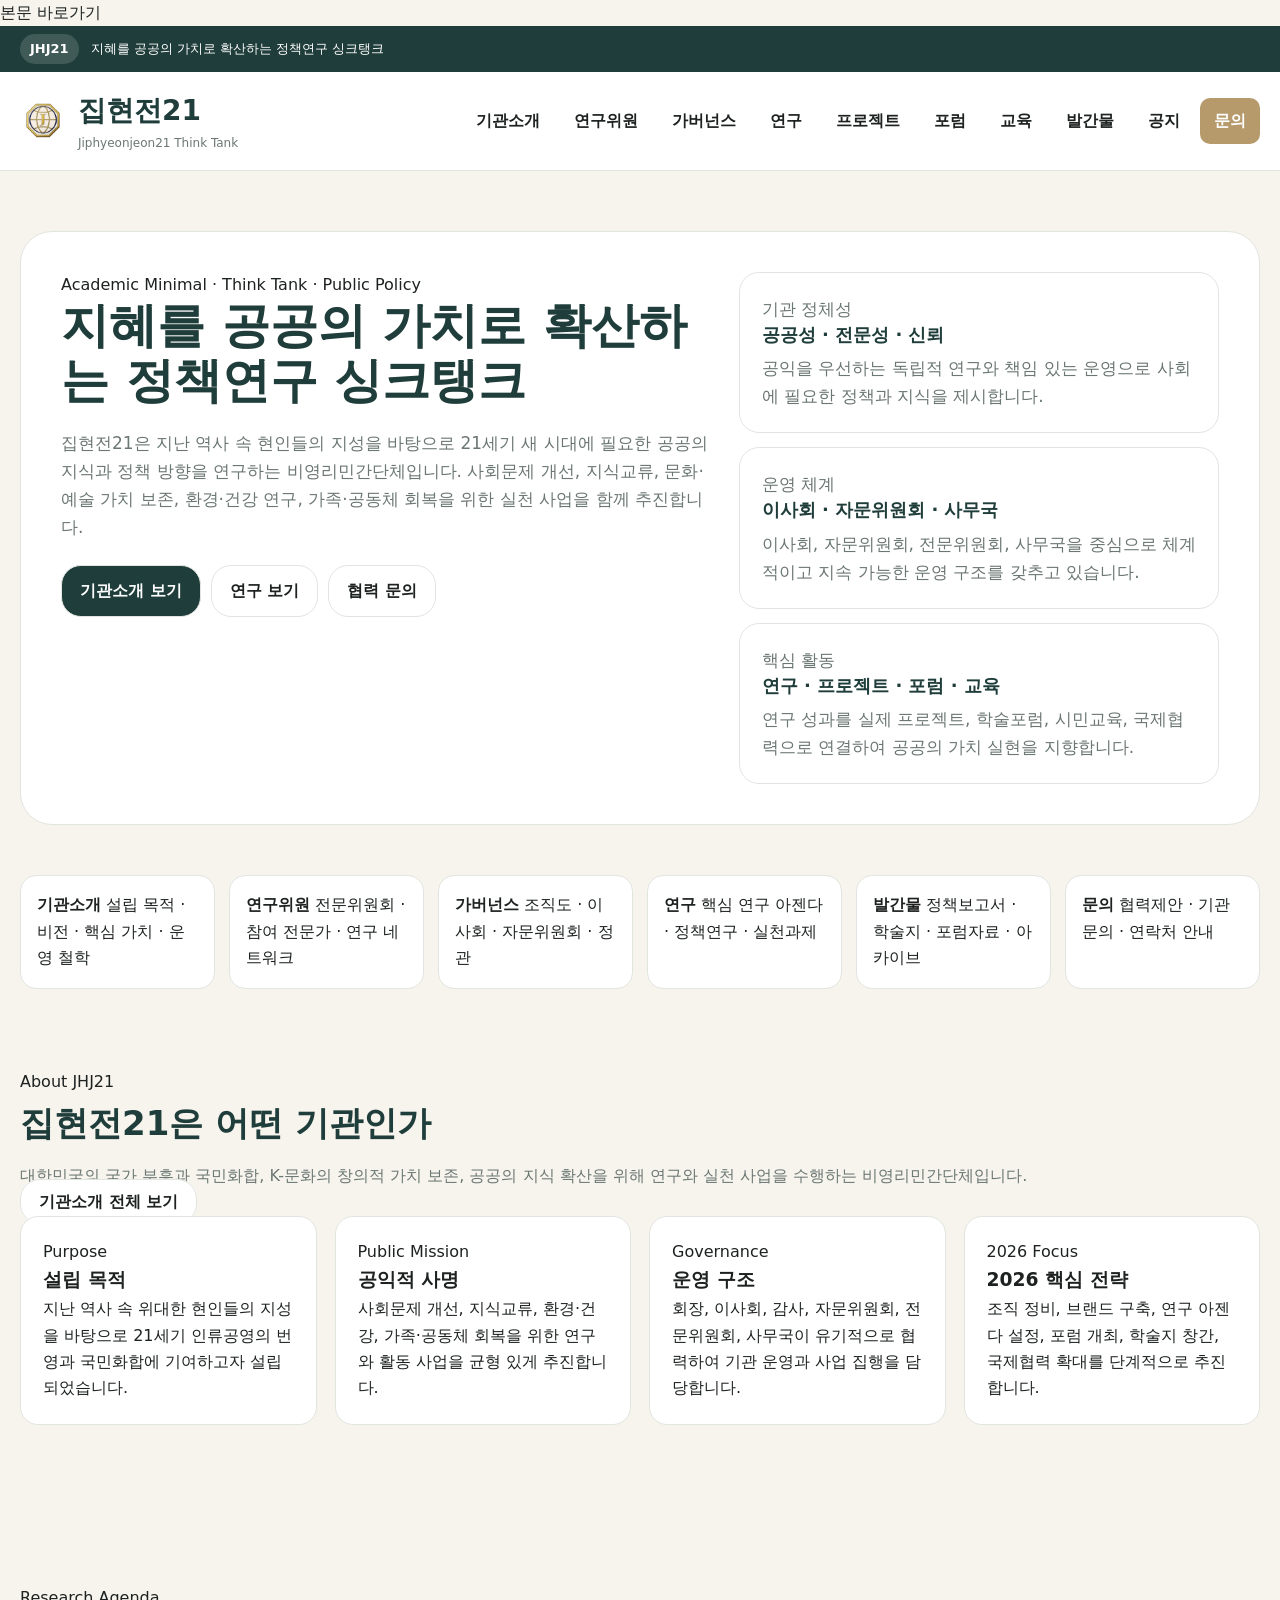
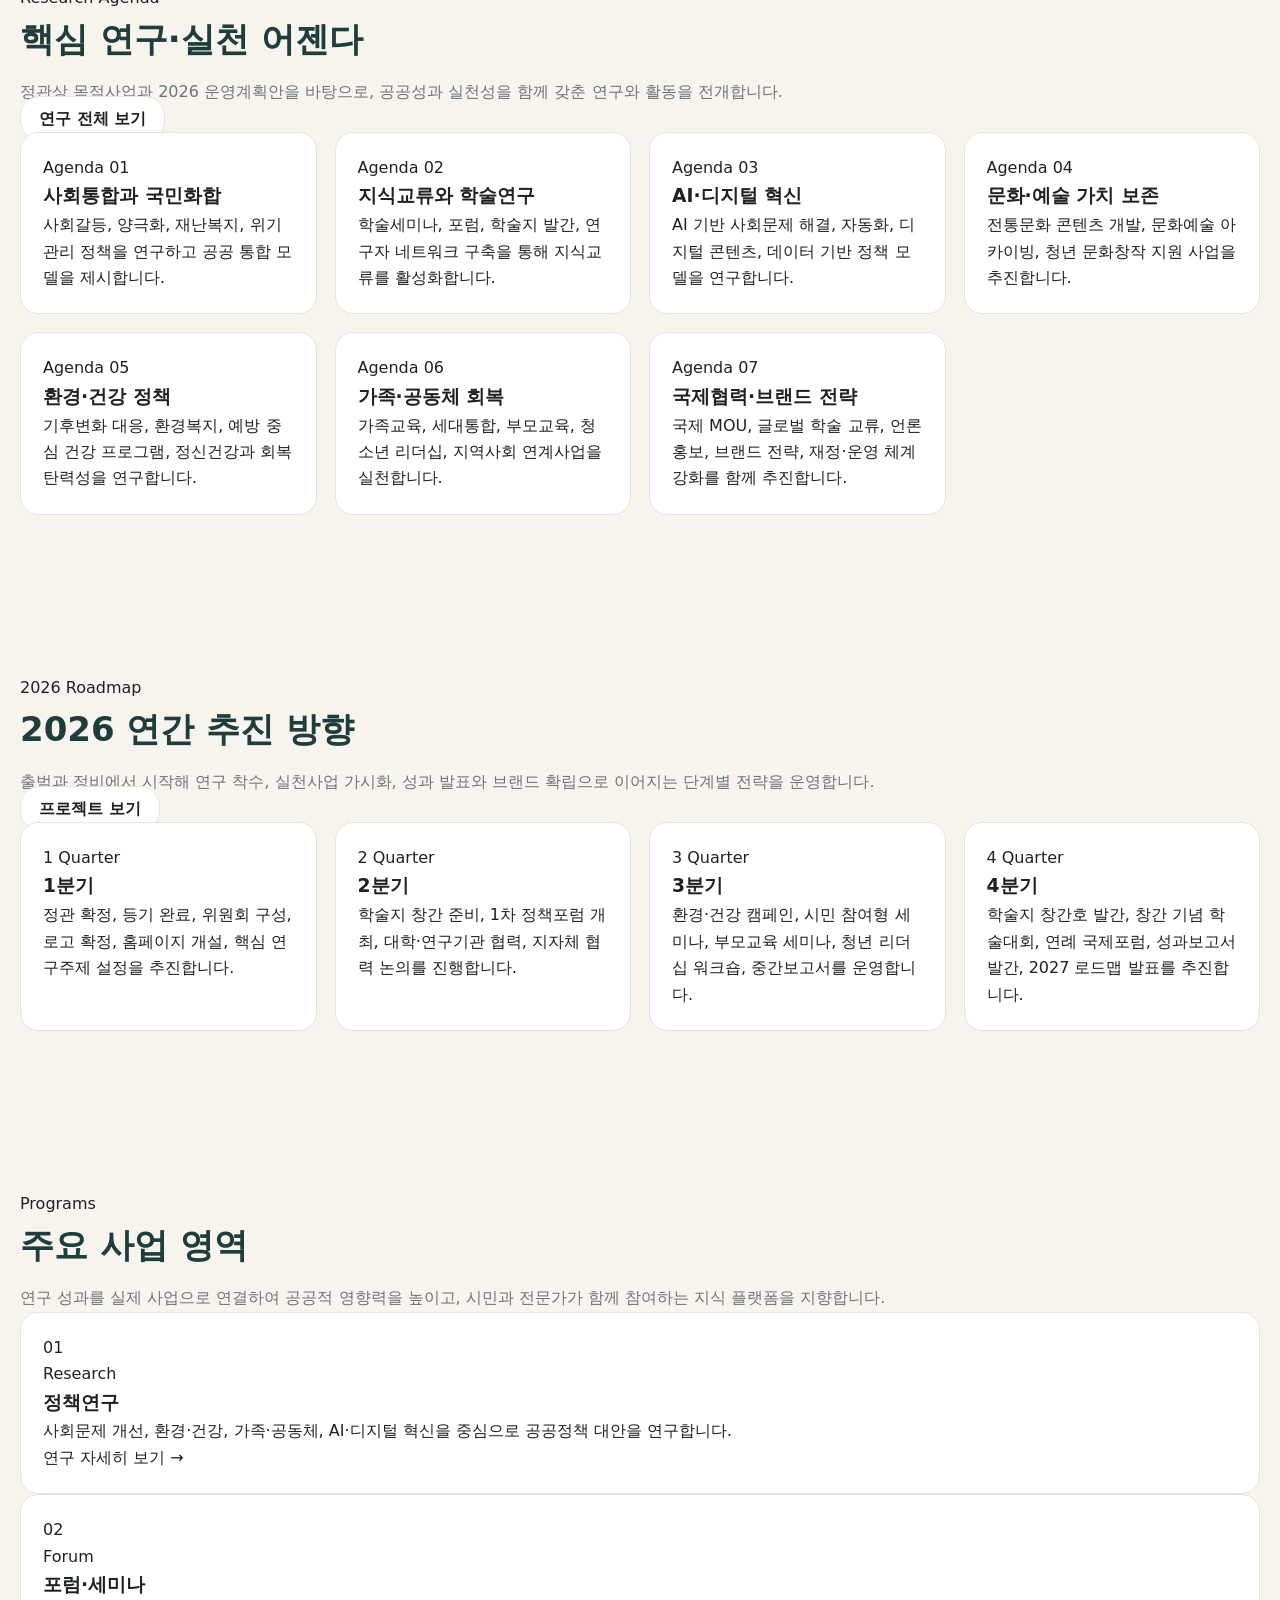
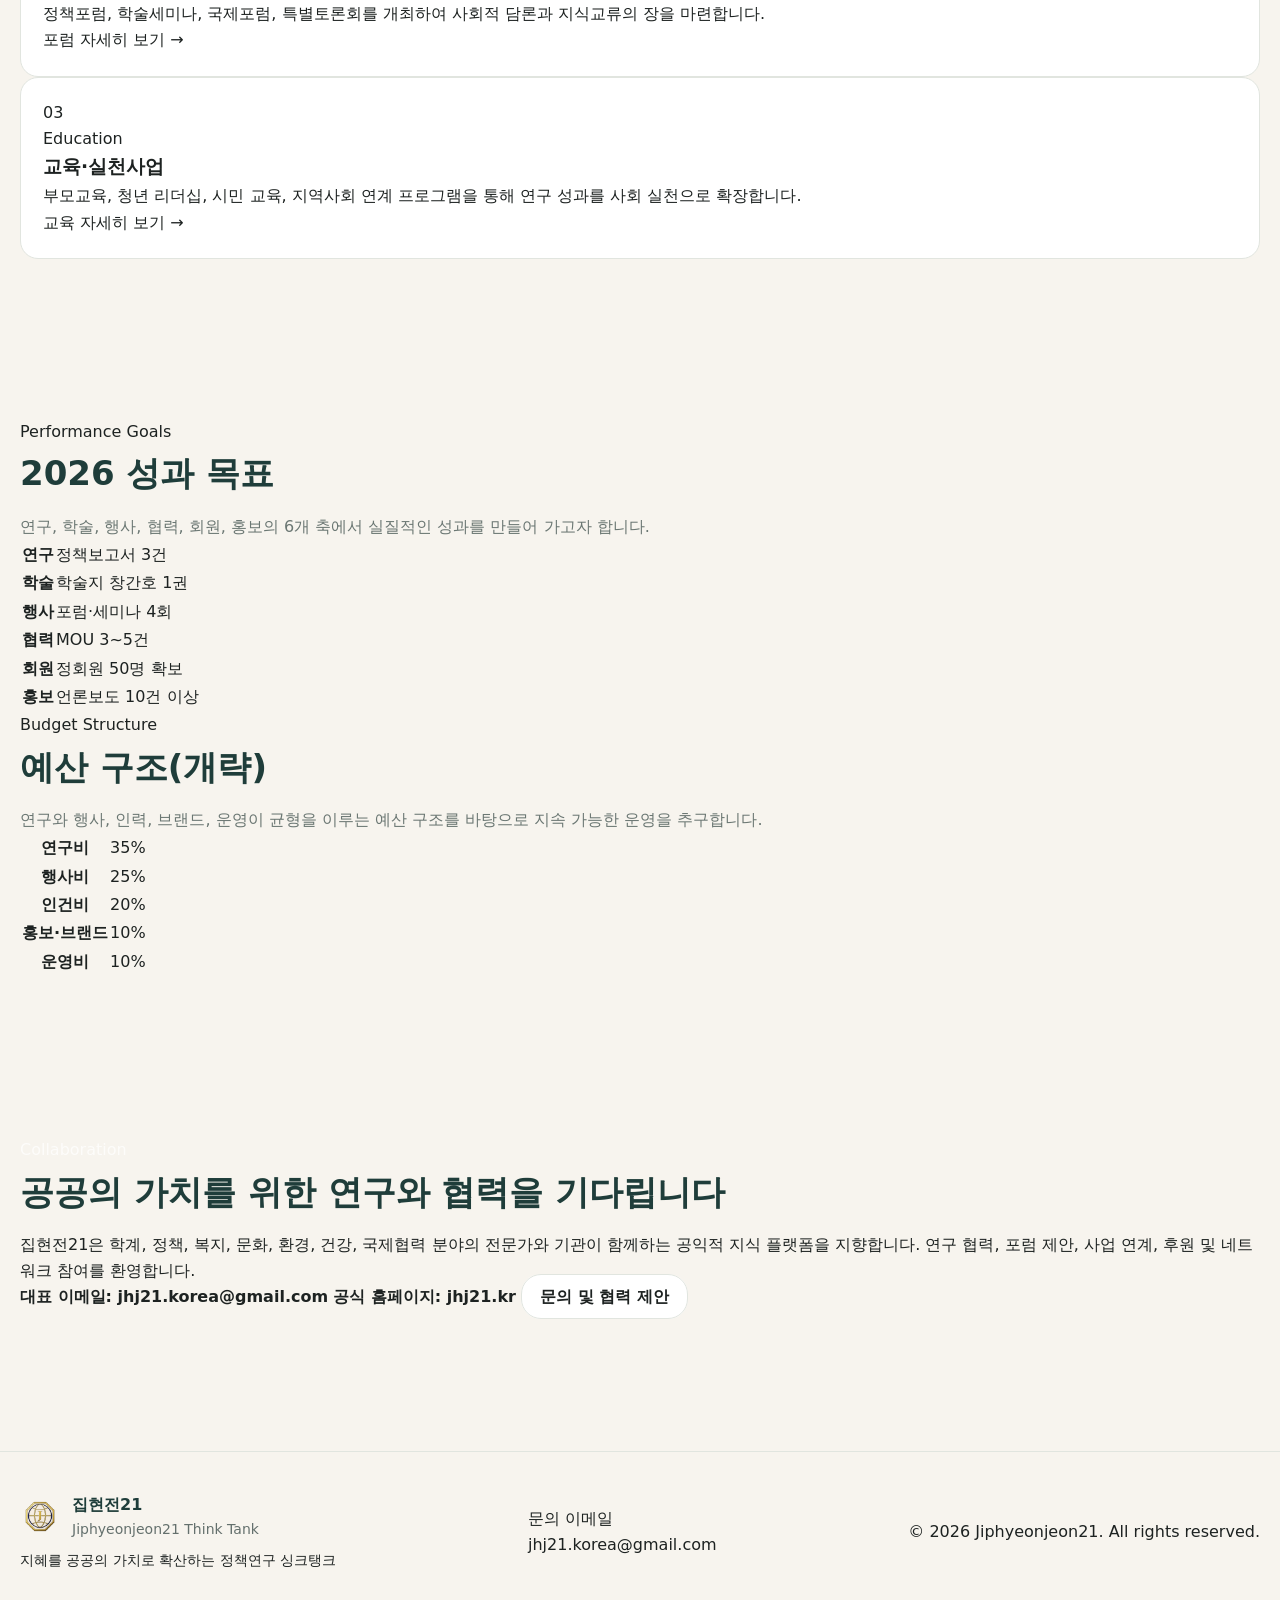
<file: index.html>
<!doctype html>
<html lang="ko">
<head>
  <meta charset="utf-8" />
  <meta name="viewport" content="width=device-width, initial-scale=1" />
  <title>집현전21 | 지혜를 공공의 가치로 확산하는 정책연구 싱크탱크</title>
  <meta name="description" content="집현전21은 정책 연구와 지식 교류를 통해 사회 문제 해결의 방향을 제시하고 공공의 가치를 확산하는 비영리민간단체입니다." />
  <meta name="keywords" content="집현전21, 정책연구, 싱크탱크, 비영리민간단체, 공공가치, 지식교류, 정책포럼, 학술연구, 공익단체" />
  <meta name="theme-color" content="#1f3d3a" />
  <meta name="robots" content="index, follow" />

  <meta property="og:type" content="website" />
  <meta property="og:title" content="집현전21 | 지혜를 공공의 가치로 확산하는 정책연구 싱크탱크" />
  <meta property="og:description" content="정책 연구, 지식 교류, 공공 가치 확산을 위한 비영리민간단체 집현전21" />
  <meta property="og:image" content="https://jhj21.kr/assets/logo-512.png" />
  <meta property="og:url" content="https://jhj21.kr/" />
  <meta property="og:locale" content="ko_KR" />

  <meta name="twitter:card" content="summary_large_image" />
  <meta name="twitter:title" content="집현전21 | 지혜를 공공의 가치로 확산하는 정책연구 싱크탱크" />
  <meta name="twitter:description" content="정책 연구, 지식 교류, 공공 가치 확산을 위한 비영리민간단체 집현전21" />
  <meta name="twitter:image" content="https://jhj21.kr/assets/logo-512.png" />

  <link rel="canonical" href="https://jhj21.kr/" />
  <link rel="icon" href="./assets/logo-192.png" sizes="192x192" />
  <link rel="apple-touch-icon" href="./assets/logo-192.png" />
  <link rel="stylesheet" href="./assets/style.css" />
  <script src="./assets/script.js" defer></script>

  <script type="application/ld+json">
  {
    "@context": "https://schema.org",
    "@type": "Organization",
    "name": "집현전21",
    "alternateName": "Jiphyeonjeon21",
    "url": "https://jhj21.kr/",
    "logo": "https://jhj21.kr/assets/logo-512.png",
    "email": "mailto:jhj21.korea@gmail.com",
    "description": "지혜를 공공의 가치로 확산하는 정책연구 싱크탱크",
    "sameAs": [
      "https://jhj21.kr/"
    ]
  }
  </script>
</head>
<body>
  <div id="site-header-placeholder"></div>

  <main id="main-content" class="main-page">
    <section class="hero">
      <div class="container">
        <div class="hero__panel">
          <div class="hero__grid">
            <div>
              <div class="eyebrow">Academic Minimal · Think Tank · Public Policy</div>
              <h1>
                지혜를 공공의 가치로 확산하는
                <span>정책연구 싱크탱크</span>
              </h1>
              <p>
                집현전21은 지난 역사 속 현인들의 지성을 바탕으로 21세기 새 시대에 필요한 공공의 지식과 정책 방향을 연구하는 비영리민간단체입니다.
                사회문제 개선, 지식교류, 문화·예술 가치 보존, 환경·건강 연구, 가족·공동체 회복을 위한 실천 사업을 함께 추진합니다.
              </p>
              <div class="hero__actions">
                <a class="btn btn--primary" href="about.html">기관소개 보기</a>
                <a class="btn" href="research.html">연구 보기</a>
                <a class="btn" href="contact.html">협력 문의</a>
              </div>
            </div>

            <div class="hero__aside">
              <article class="hero-card">
                <p class="hero-card__label">기관 정체성</p>
                <h2 class="hero-card__title">공공성 · 전문성 · 신뢰</h2>
                <p class="hero-card__text">
                  공익을 우선하는 독립적 연구와 책임 있는 운영으로 사회에 필요한 정책과 지식을 제시합니다.
                </p>
              </article>

              <article class="hero-card">
                <p class="hero-card__label">운영 체계</p>
                <h2 class="hero-card__title">이사회 · 자문위원회 · 사무국</h2>
                <p class="hero-card__text">
                  이사회, 자문위원회, 전문위원회, 사무국을 중심으로 체계적이고 지속 가능한 운영 구조를 갖추고 있습니다.
                </p>
              </article>

              <article class="hero-card">
                <p class="hero-card__label">핵심 활동</p>
                <h2 class="hero-card__title">연구 · 프로젝트 · 포럼 · 교육</h2>
                <p class="hero-card__text">
                  연구 성과를 실제 프로젝트, 학술포럼, 시민교육, 국제협력으로 연결하여 공공의 가치 실현을 지향합니다.
                </p>
              </article>
            </div>
          </div>
        </div>
      </div>
    </section>

    <section class="quickmap">
      <div class="container">
        <div class="quickmap__grid">
          <a class="quickmap__item" href="about.html">
            <strong>기관소개</strong>
            <span>설립 목적 · 비전 · 핵심 가치 · 운영 철학</span>
          </a>

          <a class="quickmap__item" href="fellows.html">
            <strong>연구위원</strong>
            <span>전문위원회 · 참여 전문가 · 연구 네트워크</span>
          </a>

          <a class="quickmap__item" href="statutes.html">
            <strong>가버넌스</strong>
            <span>조직도 · 이사회 · 자문위원회 · 정관</span>
          </a>

          <a class="quickmap__item" href="research.html">
            <strong>연구</strong>
            <span>핵심 연구 아젠다 · 정책연구 · 실천과제</span>
          </a>

          <a class="quickmap__item" href="publication.html">
            <strong>발간물</strong>
            <span>정책보고서 · 학술지 · 포럼자료 · 아카이브</span>
          </a>

          <a class="quickmap__item" href="contact.html">
            <strong>문의</strong>
            <span>협력제안 · 기관문의 · 연락처 안내</span>
          </a>
        </div>
      </div>
    </section>

    <section class="section">
      <div class="container">
        <div class="section__head">
          <div>
            <span class="kicker">About JHJ21</span>
            <h2>집현전21은 어떤 기관인가</h2>
            <p class="section__desc">
              대한민국의 국가 부흥과 국민화합, K-문화의 창의적 가치 보존, 공공의 지식 확산을 위해 연구와 실천 사업을 수행하는 비영리민간단체입니다.
            </p>
          </div>
          <a class="btn" href="about.html">기관소개 전체 보기</a>
        </div>

        <div class="grid-4">
          <article class="card">
            <p class="card__eyebrow">Purpose</p>
            <h3>설립 목적</h3>
            <p>
              지난 역사 속 위대한 현인들의 지성을 바탕으로 21세기 인류공영의 번영과 국민화합에 기여하고자 설립되었습니다.
            </p>
          </article>

          <article class="card">
            <p class="card__eyebrow">Public Mission</p>
            <h3>공익적 사명</h3>
            <p>
              사회문제 개선, 지식교류, 환경·건강, 가족·공동체 회복을 위한 연구와 활동 사업을 균형 있게 추진합니다.
            </p>
          </article>

          <article class="card">
            <p class="card__eyebrow">Governance</p>
            <h3>운영 구조</h3>
            <p>
              회장, 이사회, 감사, 자문위원회, 전문위원회, 사무국이 유기적으로 협력하여 기관 운영과 사업 집행을 담당합니다.
            </p>
          </article>

          <article class="card">
            <p class="card__eyebrow">2026 Focus</p>
            <h3>2026 핵심 전략</h3>
            <p>
              조직 정비, 브랜드 구축, 연구 아젠다 설정, 포럼 개최, 학술지 창간, 국제협력 확대를 단계적으로 추진합니다.
            </p>
          </article>
        </div>
      </div>
    </section>

    <section class="section section--green">
      <div class="container">
        <div class="section__head">
          <div>
            <span class="kicker">Research Agenda</span>
            <h2>핵심 연구·실천 어젠다</h2>
            <p class="section__desc">
              정관상 목적사업과 2026 운영계획안을 바탕으로, 공공성과 실천성을 함께 갖춘 연구와 활동을 전개합니다.
            </p>
          </div>
          <a class="btn" href="research.html">연구 전체 보기</a>
        </div>

        <div class="grid-4">
          <article class="card">
            <p class="card__eyebrow">Agenda 01</p>
            <h3>사회통합과 국민화합</h3>
            <p>사회갈등, 양극화, 재난복지, 위기관리 정책을 연구하고 공공 통합 모델을 제시합니다.</p>
          </article>

          <article class="card">
            <p class="card__eyebrow">Agenda 02</p>
            <h3>지식교류와 학술연구</h3>
            <p>학술세미나, 포럼, 학술지 발간, 연구자 네트워크 구축을 통해 지식교류를 활성화합니다.</p>
          </article>

          <article class="card">
            <p class="card__eyebrow">Agenda 03</p>
            <h3>AI·디지털 혁신</h3>
            <p>AI 기반 사회문제 해결, 자동화, 디지털 콘텐츠, 데이터 기반 정책 모델을 연구합니다.</p>
          </article>

          <article class="card">
            <p class="card__eyebrow">Agenda 04</p>
            <h3>문화·예술 가치 보존</h3>
            <p>전통문화 콘텐츠 개발, 문화예술 아카이빙, 청년 문화창작 지원 사업을 추진합니다.</p>
          </article>

          <article class="card">
            <p class="card__eyebrow">Agenda 05</p>
            <h3>환경·건강 정책</h3>
            <p>기후변화 대응, 환경복지, 예방 중심 건강 프로그램, 정신건강과 회복탄력성을 연구합니다.</p>
          </article>

          <article class="card">
            <p class="card__eyebrow">Agenda 06</p>
            <h3>가족·공동체 회복</h3>
            <p>가족교육, 세대통합, 부모교육, 청소년 리더십, 지역사회 연계사업을 실천합니다.</p>
          </article>

          <article class="card">
            <p class="card__eyebrow">Agenda 07</p>
            <h3>국제협력·브랜드 전략</h3>
            <p>국제 MOU, 글로벌 학술 교류, 언론 홍보, 브랜드 전략, 재정·운영 체계 강화를 함께 추진합니다.</p>
          </article>
        </div>
      </div>
    </section>

    <section class="section">
      <div class="container">
        <div class="section__head">
          <div>
            <span class="kicker">2026 Roadmap</span>
            <h2>2026 연간 추진 방향</h2>
            <p class="section__desc">
              출범과 정비에서 시작해 연구 착수, 실천사업 가시화, 성과 발표와 브랜드 확립으로 이어지는 단계별 전략을 운영합니다.
            </p>
          </div>
          <a class="btn" href="project.html">프로젝트 보기</a>
        </div>

        <div class="grid-4">
          <article class="card">
            <p class="card__eyebrow">1 Quarter</p>
            <h3>1분기</h3>
            <p>정관 확정, 등기 완료, 위원회 구성, 로고 확정, 홈페이지 개설, 핵심 연구주제 설정을 추진합니다.</p>
          </article>

          <article class="card">
            <p class="card__eyebrow">2 Quarter</p>
            <h3>2분기</h3>
            <p>학술지 창간 준비, 1차 정책포럼 개최, 대학·연구기관 협력, 지자체 협력 논의를 진행합니다.</p>
          </article>

          <article class="card">
            <p class="card__eyebrow">3 Quarter</p>
            <h3>3분기</h3>
            <p>환경·건강 캠페인, 시민 참여형 세미나, 부모교육 세미나, 청년 리더십 워크숍, 중간보고서를 운영합니다.</p>
          </article>

          <article class="card">
            <p class="card__eyebrow">4 Quarter</p>
            <h3>4분기</h3>
            <p>학술지 창간호 발간, 창간 기념 학술대회, 연례 국제포럼, 성과보고서 발간, 2027 로드맵 발표를 추진합니다.</p>
          </article>
        </div>
      </div>
    </section>

    <section class="section">
      <div class="container">
        <div class="section__head">
          <div>
            <span class="kicker">Programs</span>
            <h2>주요 사업 영역</h2>
            <p class="section__desc">
              연구 성과를 실제 사업으로 연결하여 공공적 영향력을 높이고, 시민과 전문가가 함께 참여하는 지식 플랫폼을 지향합니다.
            </p>
          </div>
        </div>

        <div class="grid-3">
          <article class="card program-card">
            <div>
              <div class="program-no">01</div>
              <span class="pill">Research</span>
              <h3>정책연구</h3>
              <p>사회문제 개선, 환경·건강, 가족·공동체, AI·디지털 혁신을 중심으로 공공정책 대안을 연구합니다.</p>
            </div>
            <a href="research.html">연구 자세히 보기 →</a>
          </article>

          <article class="card program-card">
            <div>
              <div class="program-no">02</div>
              <span class="pill">Forum</span>
              <h3>포럼·세미나</h3>
              <p>정책포럼, 학술세미나, 국제포럼, 특별토론회를 개최하여 사회적 담론과 지식교류의 장을 마련합니다.</p>
            </div>
            <a href="forum.html">포럼 자세히 보기 →</a>
          </article>

          <article class="card program-card">
            <div>
              <div class="program-no">03</div>
              <span class="pill">Education</span>
              <h3>교육·실천사업</h3>
              <p>부모교육, 청년 리더십, 시민 교육, 지역사회 연계 프로그램을 통해 연구 성과를 사회 실천으로 확장합니다.</p>
            </div>
            <a href="education.html">교육 자세히 보기 →</a>
          </article>
        </div>
      </div>
    </section>

    <section class="section">
      <div class="container">
        <div class="grid-2">
          <div>
            <div class="section__head">
              <div>
                <span class="kicker">Performance Goals</span>
                <h2>2026 성과 목표</h2>
                <p class="section__desc">
                  연구, 학술, 행사, 협력, 회원, 홍보의 6개 축에서 실질적인 성과를 만들어 가고자 합니다.
                </p>
              </div>
            </div>

            <div class="content-panel">
              <table class="info-table">
                <tr>
                  <th>연구</th>
                  <td>정책보고서 3건</td>
                </tr>
                <tr>
                  <th>학술</th>
                  <td>학술지 창간호 1권</td>
                </tr>
                <tr>
                  <th>행사</th>
                  <td>포럼·세미나 4회</td>
                </tr>
                <tr>
                  <th>협력</th>
                  <td>MOU 3~5건</td>
                </tr>
                <tr>
                  <th>회원</th>
                  <td>정회원 50명 확보</td>
                </tr>
                <tr>
                  <th>홍보</th>
                  <td>언론보도 10건 이상</td>
                </tr>
              </table>
            </div>
          </div>

          <div>
            <div class="section__head">
              <div>
                <span class="kicker">Budget Structure</span>
                <h2>예산 구조(개략)</h2>
                <p class="section__desc">
                  연구와 행사, 인력, 브랜드, 운영이 균형을 이루는 예산 구조를 바탕으로 지속 가능한 운영을 추구합니다.
                </p>
              </div>
            </div>

            <div class="content-panel">
              <table class="info-table">
                <tr>
                  <th>연구비</th>
                  <td>35%</td>
                </tr>
                <tr>
                  <th>행사비</th>
                  <td>25%</td>
                </tr>
                <tr>
                  <th>인건비</th>
                  <td>20%</td>
                </tr>
                <tr>
                  <th>홍보·브랜드</th>
                  <td>10%</td>
                </tr>
                <tr>
                  <th>운영비</th>
                  <td>10%</td>
                </tr>
              </table>
            </div>
          </div>
        </div>
      </div>
    </section>

    <section class="section">
      <div class="container">
        <div class="contact-band">
          <div class="contact-band__grid">
            <div>
              <span class="kicker" style="color: rgba(255,255,255,0.72);">Collaboration</span>
              <h2>공공의 가치를 위한 연구와 협력을 기다립니다</h2>
              <p>
                집현전21은 학계, 정책, 복지, 문화, 환경, 건강, 국제협력 분야의 전문가와 기관이 함께하는 공익적 지식 플랫폼을 지향합니다.
                연구 협력, 포럼 제안, 사업 연계, 후원 및 네트워크 참여를 환영합니다.
              </p>
            </div>

            <div class="contact-meta">
              <strong>대표 이메일: jhj21.korea@gmail.com</strong>
              <strong>공식 홈페이지: jhj21.kr</strong>
              <a class="btn" href="contact.html">문의 및 협력 제안</a>
            </div>
          </div>
        </div>
      </div>
    </section>
  </main>

  <div id="site-footer-placeholder"></div>
</body>
</html>
</file>
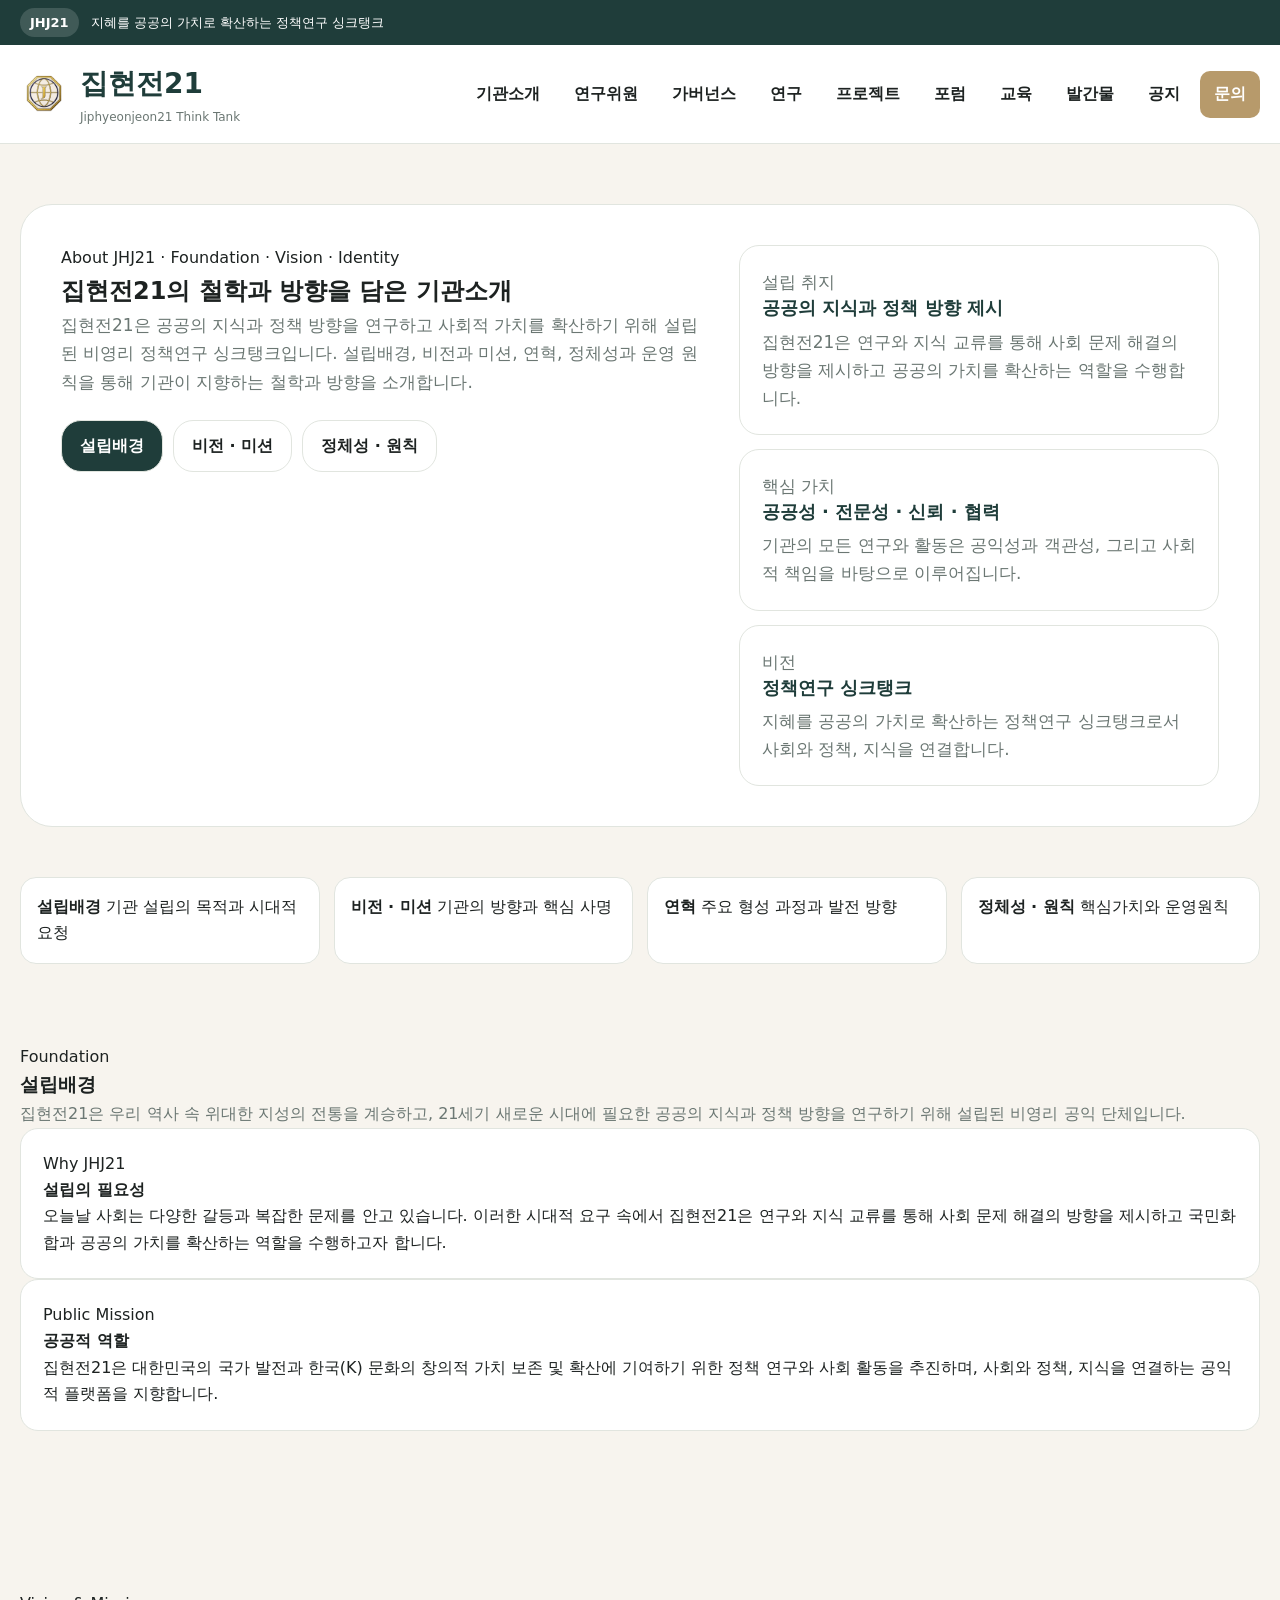
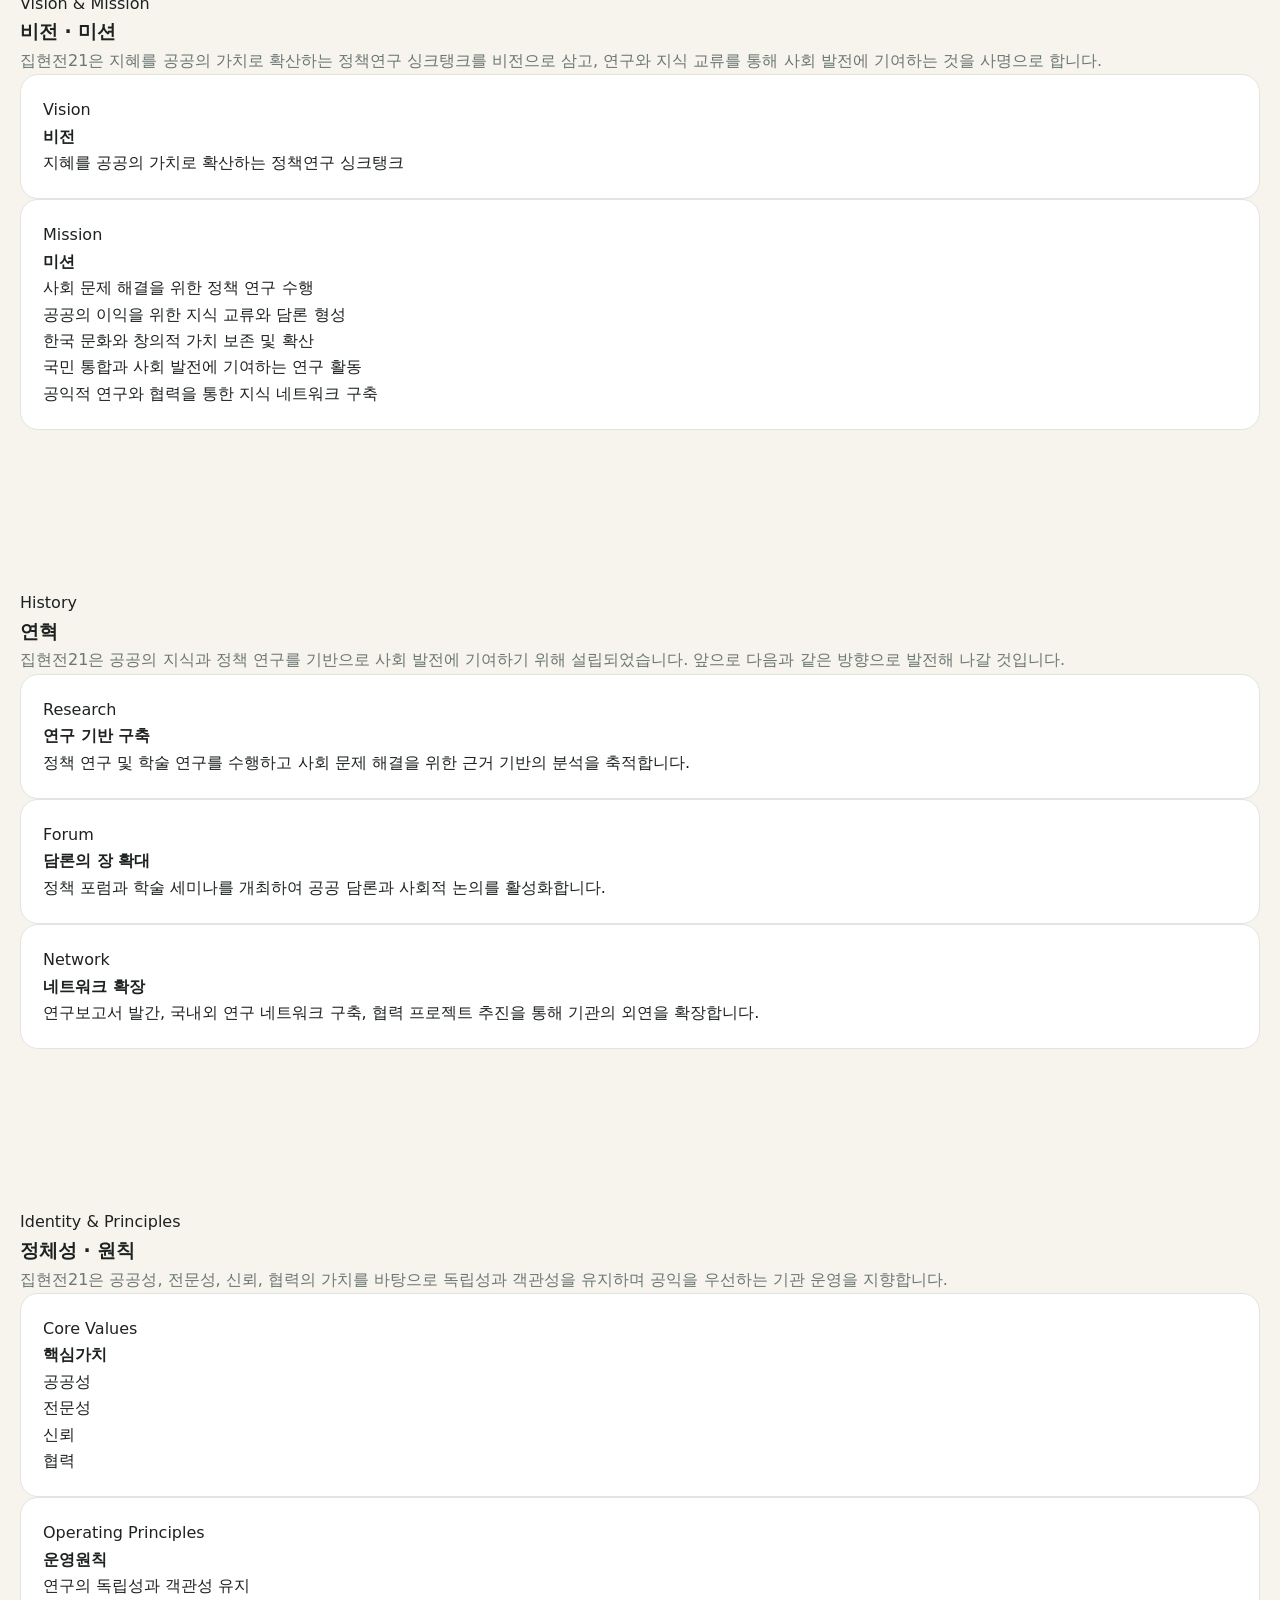
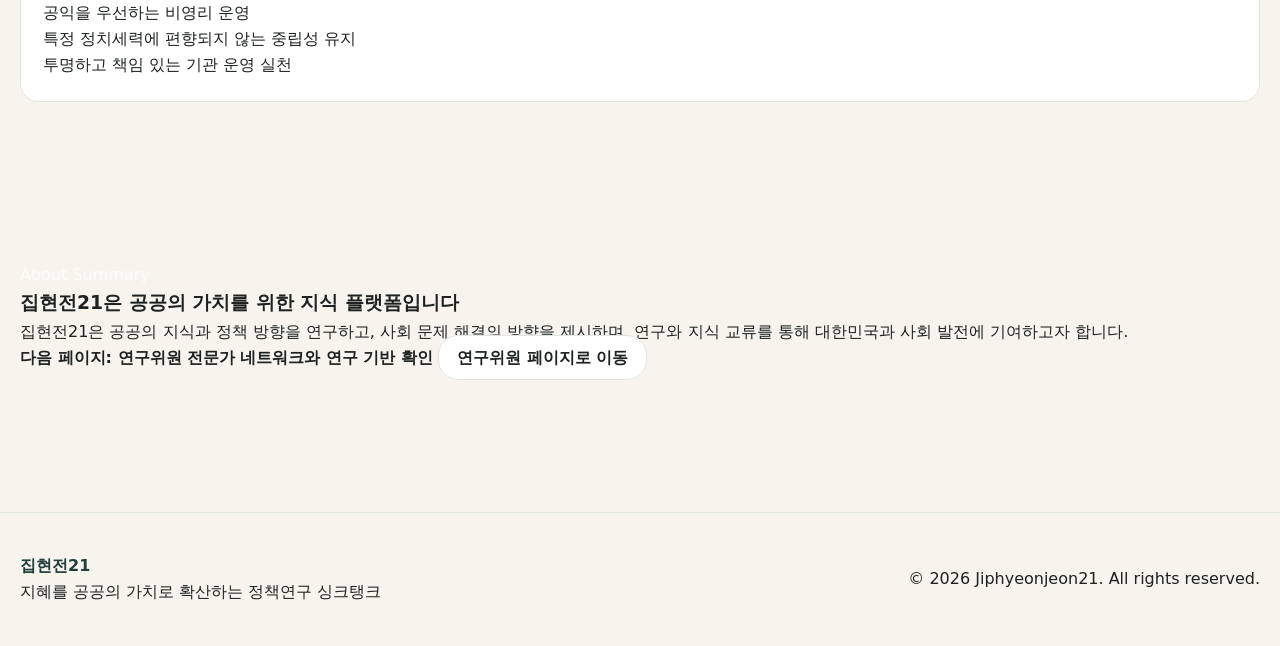
<file: about.html>
<!doctype html>
<html lang="ko">
<head>

<meta charset="utf-8">
<meta name="viewport" content="width=device-width, initial-scale=1">

<title>집현전21</title>

<link rel="icon" href="./assets/logo-192.png">

<link rel="stylesheet" href="./assets/style.css">

</head>
<body>
  <div class="topbar">
    <div class="container topbar__inner">
      <span class="topbar__badge">JHJ21</span>
      <span>지혜를 공공의 가치로 확산하는 정책연구 싱크탱크</span>
    </div>
  </div>

  <header class="site-header">
    <div class="container site-header__inner">
      <a href="index.html" class="brand">
  <img src="./assets/logo-512.png" alt="집현전21 로고" style="height:48px;">
  <div>
    <h1 class="brand__title">집현전21</h1>
    <p class="brand__subtitle">Jiphyeonjeon21 Think Tank</p>
  </div>
</a>

      <nav class="nav" aria-label="주요 메뉴">
        <a href="about.html">기관소개</a>
        <a href="fellows.html">연구위원</a>
        <a href="statutes.html">가버넌스</a>
        <a href="research.html">연구</a>
        <a href="project.html">프로젝트</a>
        <a href="forum.html">포럼</a>
        <a href="education.html">교육</a>
        <a href="publication.html">발간물</a>
        <a href="notice.html">공지</a>
        <a href="contact.html" class="nav__cta">문의</a>
      </nav>
    </div>
  </header>

  <main>
    <!-- PAGE HERO -->
    <section class="hero">
      <div class="container">
        <div class="hero__panel">
          <div class="hero__grid">
            <div>
              <div class="eyebrow">About JHJ21 · Foundation · Vision · Identity</div>
              <h2>
                집현전21의 철학과 방향을 담은
                <span>기관소개</span>
              </h2>
              <p>
                집현전21은 공공의 지식과 정책 방향을 연구하고 사회적 가치를 확산하기 위해 설립된
                비영리 정책연구 싱크탱크입니다. 설립배경, 비전과 미션, 연혁, 정체성과 운영 원칙을 통해
                기관이 지향하는 철학과 방향을 소개합니다.
              </p>
              <div class="hero__actions">
                <a class="btn btn--primary" href="#foundation">설립배경</a>
                <a class="btn" href="#vision">비전 · 미션</a>
                <a class="btn" href="#identity">정체성 · 원칙</a>
              </div>
            </div>

            <div class="hero__aside">
              <article class="hero-card">
                <p class="hero-card__label">설립 취지</p>
                <h3 class="hero-card__title">공공의 지식과 정책 방향 제시</h3>
                <p class="hero-card__text">
                  집현전21은 연구와 지식 교류를 통해 사회 문제 해결의 방향을 제시하고
                  공공의 가치를 확산하는 역할을 수행합니다.
                </p>
              </article>

              <article class="hero-card">
                <p class="hero-card__label">핵심 가치</p>
                <h3 class="hero-card__title">공공성 · 전문성 · 신뢰 · 협력</h3>
                <p class="hero-card__text">
                  기관의 모든 연구와 활동은 공익성과 객관성, 그리고 사회적 책임을 바탕으로 이루어집니다.
                </p>
              </article>

              <article class="hero-card">
                <p class="hero-card__label">비전</p>
                <h3 class="hero-card__title">정책연구 싱크탱크</h3>
                <p class="hero-card__text">
                  지혜를 공공의 가치로 확산하는 정책연구 싱크탱크로서 사회와 정책, 지식을 연결합니다.
                </p>
              </article>
            </div>
          </div>
        </div>
      </div>
    </section>

    <!-- QUICK MAP -->
    <section class="quickmap">
      <div class="container">
        <div class="quickmap__grid" style="grid-template-columns: repeat(4, minmax(0, 1fr));">
          <a class="quickmap__item" href="#foundation">
            <strong>설립배경</strong>
            <span>기관 설립의 목적과 시대적 요청</span>
          </a>
          <a class="quickmap__item" href="#vision">
            <strong>비전 · 미션</strong>
            <span>기관의 방향과 핵심 사명</span>
          </a>
          <a class="quickmap__item" href="#history">
            <strong>연혁</strong>
            <span>주요 형성 과정과 발전 방향</span>
          </a>
          <a class="quickmap__item" href="#identity">
            <strong>정체성 · 원칙</strong>
            <span>핵심가치와 운영원칙</span>
          </a>
        </div>
      </div>
    </section>

    <!-- FOUNDATION -->
    <section class="section" id="foundation">
      <div class="container">
        <div class="section__head">
          <div>
            <span class="kicker">Foundation</span>
            <h3>설립배경</h3>
            <p class="section__desc">
              집현전21은 우리 역사 속 위대한 지성의 전통을 계승하고,
              21세기 새로운 시대에 필요한 공공의 지식과 정책 방향을 연구하기 위해 설립된 비영리 공익 단체입니다.
            </p>
          </div>
        </div>

        <div class="grid-2">
          <article class="card">
            <p class="card__eyebrow">Why JHJ21</p>
            <h4>설립의 필요성</h4>
            <p>
              오늘날 사회는 다양한 갈등과 복잡한 문제를 안고 있습니다.
              이러한 시대적 요구 속에서 집현전21은 연구와 지식 교류를 통해
              사회 문제 해결의 방향을 제시하고 국민화합과 공공의 가치를 확산하는 역할을 수행하고자 합니다.
            </p>
          </article>

          <article class="card">
            <p class="card__eyebrow">Public Mission</p>
            <h4>공공적 역할</h4>
            <p>
              집현전21은 대한민국의 국가 발전과 한국(K) 문화의 창의적 가치 보존 및 확산에 기여하기 위한
              정책 연구와 사회 활동을 추진하며, 사회와 정책, 지식을 연결하는 공익적 플랫폼을 지향합니다.
            </p>
          </article>
        </div>
      </div>
    </section>

    <!-- VISION -->
    <section class="section section--green" id="vision">
      <div class="container">
        <div class="section__head">
          <div>
            <span class="kicker">Vision & Mission</span>
            <h3>비전 · 미션</h3>
            <p class="section__desc">
              집현전21은 지혜를 공공의 가치로 확산하는 정책연구 싱크탱크를 비전으로 삼고,
              연구와 지식 교류를 통해 사회 발전에 기여하는 것을 사명으로 합니다.
            </p>
          </div>
        </div>

        <div class="grid-2">
          <article class="card">
            <p class="card__eyebrow">Vision</p>
            <h4>비전</h4>
            <p>
              지혜를 공공의 가치로 확산하는 정책연구 싱크탱크
            </p>
          </article>

          <article class="card">
            <p class="card__eyebrow">Mission</p>
            <h4>미션</h4>
            <div class="list-block">
              <div class="list-line">사회 문제 해결을 위한 정책 연구 수행</div>
              <div class="list-line">공공의 이익을 위한 지식 교류와 담론 형성</div>
              <div class="list-line">한국 문화와 창의적 가치 보존 및 확산</div>
              <div class="list-line">국민 통합과 사회 발전에 기여하는 연구 활동</div>
              <div class="list-line">공익적 연구와 협력을 통한 지식 네트워크 구축</div>
            </div>
          </article>
        </div>
      </div>
    </section>

    <!-- HISTORY -->
    <section class="section" id="history">
      <div class="container">
        <div class="section__head">
          <div>
            <span class="kicker">History</span>
            <h3>연혁</h3>
            <p class="section__desc">
              집현전21은 공공의 지식과 정책 연구를 기반으로 사회 발전에 기여하기 위해 설립되었습니다.
              앞으로 다음과 같은 방향으로 발전해 나갈 것입니다.
            </p>
          </div>
        </div>

        <div class="grid-3">
          <article class="card">
            <p class="card__eyebrow">Research</p>
            <h4>연구 기반 구축</h4>
            <p>
              정책 연구 및 학술 연구를 수행하고 사회 문제 해결을 위한 근거 기반의 분석을 축적합니다.
            </p>
          </article>

          <article class="card">
            <p class="card__eyebrow">Forum</p>
            <h4>담론의 장 확대</h4>
            <p>
              정책 포럼과 학술 세미나를 개최하여 공공 담론과 사회적 논의를 활성화합니다.
            </p>
          </article>

          <article class="card">
            <p class="card__eyebrow">Network</p>
            <h4>네트워크 확장</h4>
            <p>
              연구보고서 발간, 국내외 연구 네트워크 구축, 협력 프로젝트 추진을 통해 기관의 외연을 확장합니다.
            </p>
          </article>
        </div>
      </div>
    </section>

    <!-- IDENTITY -->
    <section class="section section--green" id="identity">
      <div class="container">
        <div class="section__head">
          <div>
            <span class="kicker">Identity & Principles</span>
            <h3>정체성 · 원칙</h3>
            <p class="section__desc">
              집현전21은 공공성, 전문성, 신뢰, 협력의 가치를 바탕으로
              독립성과 객관성을 유지하며 공익을 우선하는 기관 운영을 지향합니다.
            </p>
          </div>
        </div>

        <div class="grid-2">
          <article class="card">
            <p class="card__eyebrow">Core Values</p>
            <h4>핵심가치</h4>
            <div class="list-block">
              <div class="list-line">공공성</div>
              <div class="list-line">전문성</div>
              <div class="list-line">신뢰</div>
              <div class="list-line">협력</div>
            </div>
          </article>

          <article class="card">
            <p class="card__eyebrow">Operating Principles</p>
            <h4>운영원칙</h4>
            <div class="list-block">
              <div class="list-line">연구의 독립성과 객관성 유지</div>
              <div class="list-line">공익을 우선하는 비영리 운영</div>
              <div class="list-line">특정 정치세력에 편향되지 않는 중립성 유지</div>
              <div class="list-line">투명하고 책임 있는 기관 운영 실천</div>
            </div>
          </article>
        </div>
      </div>
    </section>

    <!-- SUMMARY -->
    <section class="section">
      <div class="container">
        <div class="contact-band">
          <div class="contact-band__grid">
            <div>
              <span class="kicker" style="color: rgba(255,255,255,0.72);">About Summary</span>
              <h3>집현전21은 공공의 가치를 위한 지식 플랫폼입니다</h3>
              <p>
                집현전21은 공공의 지식과 정책 방향을 연구하고,
                사회 문제 해결의 방향을 제시하며,
                연구와 지식 교류를 통해 대한민국과 사회 발전에 기여하고자 합니다.
              </p>
            </div>
            <div class="contact-meta">
              <strong>다음 페이지: 연구위원</strong>
              <strong>전문가 네트워크와 연구 기반 확인</strong>
              <a class="btn" href="fellows.html">연구위원 페이지로 이동</a>
            </div>
          </div>
        </div>
      </div>
    </section>
  </main>

  <footer class="site-footer">
    <div class="container site-footer__inner">
      <div>
        <strong style="color: var(--primary);">집현전21</strong><br />
        지혜를 공공의 가치로 확산하는 정책연구 싱크탱크
      </div>
      <div>© 2026 Jiphyeonjeon21. All rights reserved.</div>
    </div>
  </footer>
</body>
</html>
</file>
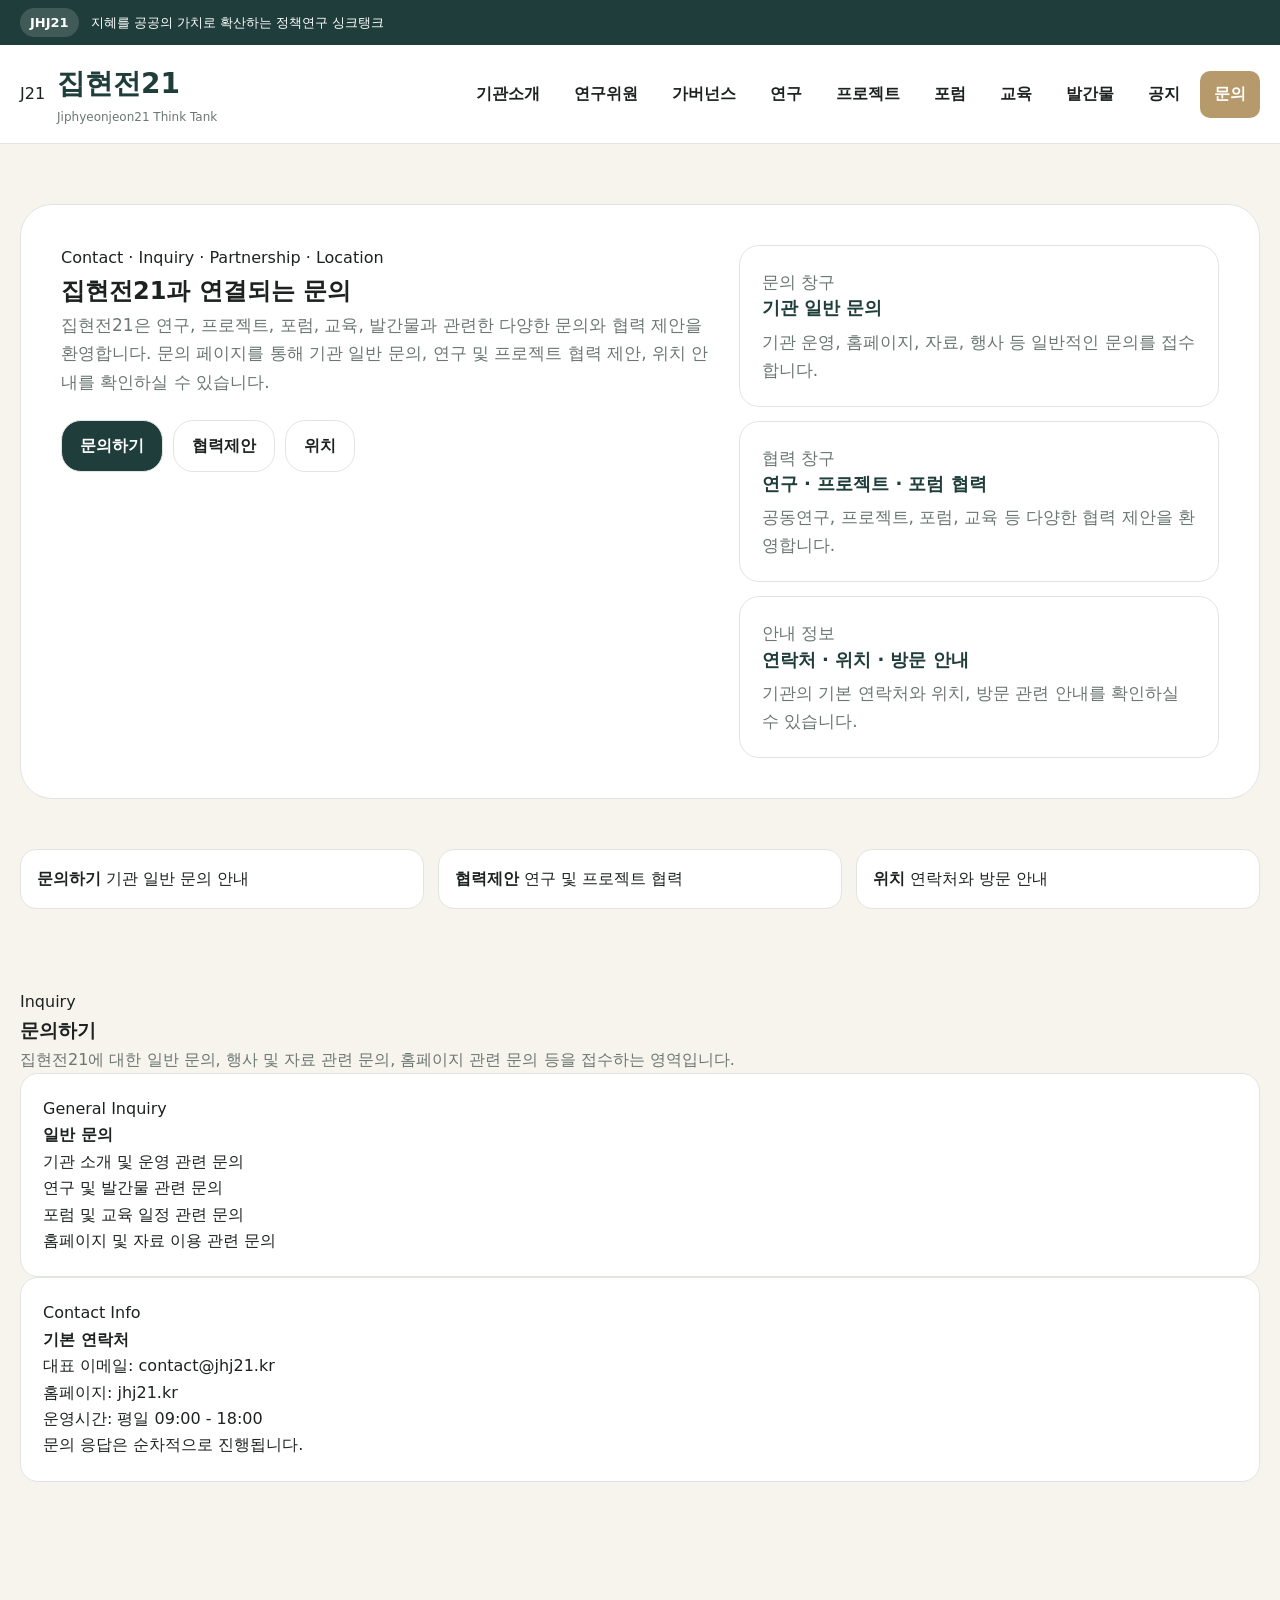
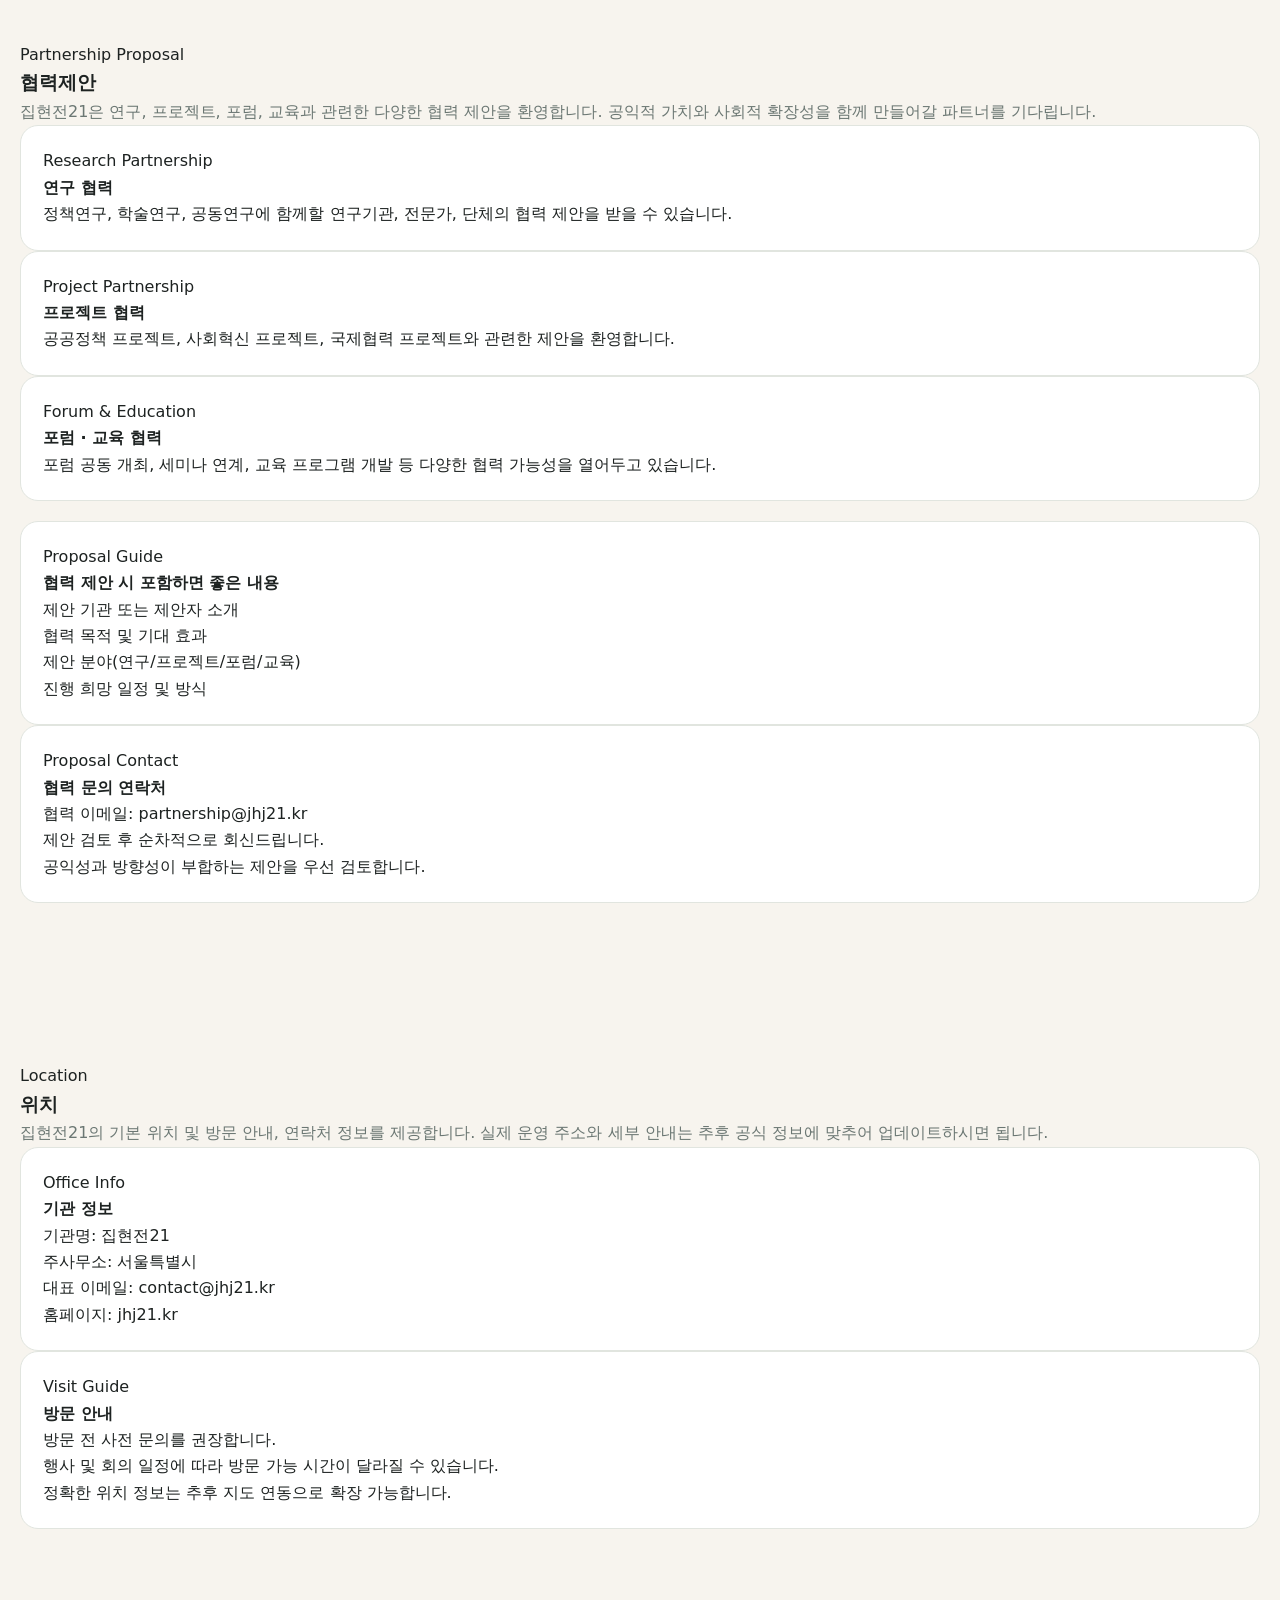
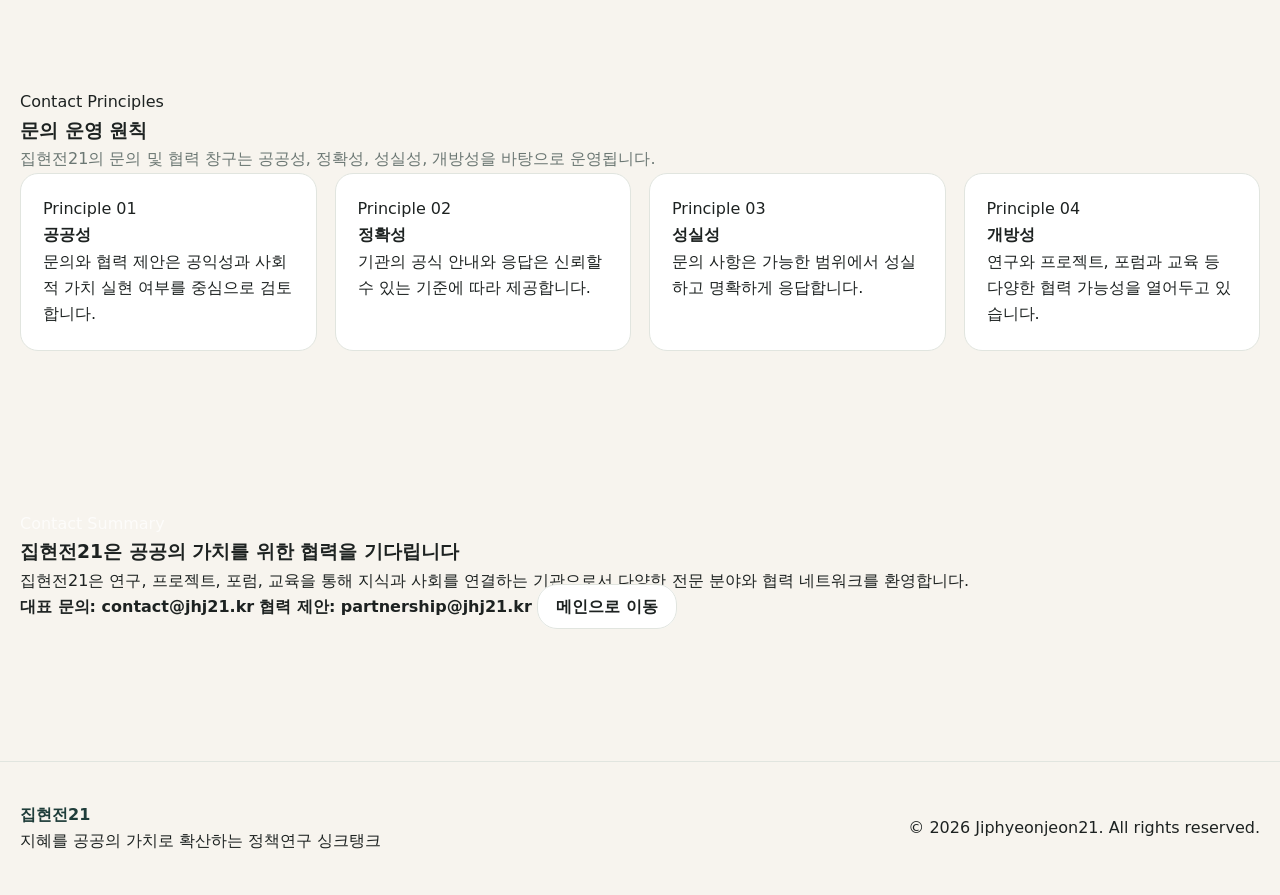
<file: contact.html>
<!doctype html>
<html lang="ko">
<head>
  <meta charset="utf-8" />
  <meta name="viewport" content="width=device-width, initial-scale=1" />
  <title>문의 | 집현전21</title>
  <meta name="description" content="집현전21의 문의하기, 협력제안, 위치 안내 페이지입니다." />
  <meta name="theme-color" content="#1f3d3a" />
  <link rel="stylesheet" href="./assets/style.css" />
</head>
<body>
  <div class="topbar">
    <div class="container topbar__inner">
      <span class="topbar__badge">JHJ21</span>
      <span>지혜를 공공의 가치로 확산하는 정책연구 싱크탱크</span>
    </div>
  </div>

  <header class="site-header">
    <div class="container site-header__inner">
      <a href="index.html" class="brand" aria-label="집현전21 홈으로 이동">
        <div class="brand__mark">J21</div>
        <div>
          <h1 class="brand__title">집현전21</h1>
          <p class="brand__subtitle">Jiphyeonjeon21 Think Tank</p>
        </div>
      </a>

      <nav class="nav" aria-label="주요 메뉴">
        <a href="about.html">기관소개</a>
        <a href="fellows.html">연구위원</a>
        <a href="statutes.html">가버넌스</a>
        <a href="research.html">연구</a>
        <a href="project.html">프로젝트</a>
        <a href="forum.html">포럼</a>
        <a href="education.html">교육</a>
        <a href="publication.html">발간물</a>
        <a href="notice.html">공지</a>
        <a href="contact.html" class="nav__cta">문의</a>
      </nav>
    </div>
  </header>

  <main>
    <!-- PAGE HERO -->
    <section class="hero">
      <div class="container">
        <div class="hero__panel">
          <div class="hero__grid">
            <div>
              <div class="eyebrow">Contact · Inquiry · Partnership · Location</div>
              <h2>
                집현전21과 연결되는
                <span>문의</span>
              </h2>
              <p>
                집현전21은 연구, 프로젝트, 포럼, 교육, 발간물과 관련한 다양한 문의와 협력 제안을 환영합니다.
                문의 페이지를 통해 기관 일반 문의, 연구 및 프로젝트 협력 제안, 위치 안내를 확인하실 수 있습니다.
              </p>
              <div class="hero__actions">
                <a class="btn btn--primary" href="#inquiry">문의하기</a>
                <a class="btn" href="#proposal">협력제안</a>
                <a class="btn" href="#location">위치</a>
              </div>
            </div>

            <div class="hero__aside">
              <article class="hero-card">
                <p class="hero-card__label">문의 창구</p>
                <h3 class="hero-card__title">기관 일반 문의</h3>
                <p class="hero-card__text">
                  기관 운영, 홈페이지, 자료, 행사 등 일반적인 문의를 접수합니다.
                </p>
              </article>

              <article class="hero-card">
                <p class="hero-card__label">협력 창구</p>
                <h3 class="hero-card__title">연구 · 프로젝트 · 포럼 협력</h3>
                <p class="hero-card__text">
                  공동연구, 프로젝트, 포럼, 교육 등 다양한 협력 제안을 환영합니다.
                </p>
              </article>

              <article class="hero-card">
                <p class="hero-card__label">안내 정보</p>
                <h3 class="hero-card__title">연락처 · 위치 · 방문 안내</h3>
                <p class="hero-card__text">
                  기관의 기본 연락처와 위치, 방문 관련 안내를 확인하실 수 있습니다.
                </p>
              </article>
            </div>
          </div>
        </div>
      </div>
    </section>

    <!-- QUICK MAP -->
    <section class="quickmap">
      <div class="container">
        <div class="quickmap__grid" style="grid-template-columns: repeat(3, minmax(0, 1fr));">
          <a class="quickmap__item" href="#inquiry">
            <strong>문의하기</strong>
            <span>기관 일반 문의 안내</span>
          </a>
          <a class="quickmap__item" href="#proposal">
            <strong>협력제안</strong>
            <span>연구 및 프로젝트 협력</span>
          </a>
          <a class="quickmap__item" href="#location">
            <strong>위치</strong>
            <span>연락처와 방문 안내</span>
          </a>
        </div>
      </div>
    </section>

    <!-- INQUIRY -->
    <section class="section" id="inquiry">
      <div class="container">
        <div class="section__head">
          <div>
            <span class="kicker">Inquiry</span>
            <h3>문의하기</h3>
            <p class="section__desc">
              집현전21에 대한 일반 문의, 행사 및 자료 관련 문의, 홈페이지 관련 문의 등을 접수하는 영역입니다.
            </p>
          </div>
        </div>

        <div class="grid-2">
          <article class="card">
            <p class="card__eyebrow">General Inquiry</p>
            <h4>일반 문의</h4>
            <div class="list-block">
              <div class="list-line">기관 소개 및 운영 관련 문의</div>
              <div class="list-line">연구 및 발간물 관련 문의</div>
              <div class="list-line">포럼 및 교육 일정 관련 문의</div>
              <div class="list-line">홈페이지 및 자료 이용 관련 문의</div>
            </div>
          </article>

          <article class="card">
            <p class="card__eyebrow">Contact Info</p>
            <h4>기본 연락처</h4>
            <div class="list-block">
              <div class="list-line">대표 이메일: contact@jhj21.kr</div>
              <div class="list-line">홈페이지: jhj21.kr</div>
              <div class="list-line">운영시간: 평일 09:00 - 18:00</div>
              <div class="list-line">문의 응답은 순차적으로 진행됩니다.</div>
            </div>
          </article>
        </div>
      </div>
    </section>

    <!-- PROPOSAL -->
    <section class="section section--green" id="proposal">
      <div class="container">
        <div class="section__head">
          <div>
            <span class="kicker">Partnership Proposal</span>
            <h3>협력제안</h3>
            <p class="section__desc">
              집현전21은 연구, 프로젝트, 포럼, 교육과 관련한 다양한 협력 제안을 환영합니다.
              공익적 가치와 사회적 확장성을 함께 만들어갈 파트너를 기다립니다.
            </p>
          </div>
        </div>

        <div class="grid-3">
          <article class="card">
            <p class="card__eyebrow">Research Partnership</p>
            <h4>연구 협력</h4>
            <p>
              정책연구, 학술연구, 공동연구에 함께할 연구기관, 전문가, 단체의 협력 제안을 받을 수 있습니다.
            </p>
          </article>

          <article class="card">
            <p class="card__eyebrow">Project Partnership</p>
            <h4>프로젝트 협력</h4>
            <p>
              공공정책 프로젝트, 사회혁신 프로젝트, 국제협력 프로젝트와 관련한 제안을 환영합니다.
            </p>
          </article>

          <article class="card">
            <p class="card__eyebrow">Forum & Education</p>
            <h4>포럼 · 교육 협력</h4>
            <p>
              포럼 공동 개최, 세미나 연계, 교육 프로그램 개발 등 다양한 협력 가능성을 열어두고 있습니다.
            </p>
          </article>
        </div>

        <div style="height:20px;"></div>

        <div class="grid-2">
          <article class="card">
            <p class="card__eyebrow">Proposal Guide</p>
            <h4>협력 제안 시 포함하면 좋은 내용</h4>
            <div class="list-block">
              <div class="list-line">제안 기관 또는 제안자 소개</div>
              <div class="list-line">협력 목적 및 기대 효과</div>
              <div class="list-line">제안 분야(연구/프로젝트/포럼/교육)</div>
              <div class="list-line">진행 희망 일정 및 방식</div>
            </div>
          </article>

          <article class="card">
            <p class="card__eyebrow">Proposal Contact</p>
            <h4>협력 문의 연락처</h4>
            <div class="list-block">
              <div class="list-line">협력 이메일: partnership@jhj21.kr</div>
              <div class="list-line">제안 검토 후 순차적으로 회신드립니다.</div>
              <div class="list-line">공익성과 방향성이 부합하는 제안을 우선 검토합니다.</div>
            </div>
          </article>
        </div>
      </div>
    </section>

    <!-- LOCATION -->
    <section class="section" id="location">
      <div class="container">
        <div class="section__head">
          <div>
            <span class="kicker">Location</span>
            <h3>위치</h3>
            <p class="section__desc">
              집현전21의 기본 위치 및 방문 안내, 연락처 정보를 제공합니다.
              실제 운영 주소와 세부 안내는 추후 공식 정보에 맞추어 업데이트하시면 됩니다.
            </p>
          </div>
        </div>

        <div class="grid-2">
          <article class="card">
            <p class="card__eyebrow">Office Info</p>
            <h4>기관 정보</h4>
            <div class="list-block">
              <div class="list-line">기관명: 집현전21</div>
              <div class="list-line">주사무소: 서울특별시</div>
              <div class="list-line">대표 이메일: contact@jhj21.kr</div>
              <div class="list-line">홈페이지: jhj21.kr</div>
            </div>
          </article>

          <article class="card">
            <p class="card__eyebrow">Visit Guide</p>
            <h4>방문 안내</h4>
            <div class="list-block">
              <div class="list-line">방문 전 사전 문의를 권장합니다.</div>
              <div class="list-line">행사 및 회의 일정에 따라 방문 가능 시간이 달라질 수 있습니다.</div>
              <div class="list-line">정확한 위치 정보는 추후 지도 연동으로 확장 가능합니다.</div>
            </div>
          </article>
        </div>
      </div>
    </section>

    <!-- CONTACT PRINCIPLES -->
    <section class="section section--green">
      <div class="container">
        <div class="section__head">
          <div>
            <span class="kicker">Contact Principles</span>
            <h3>문의 운영 원칙</h3>
            <p class="section__desc">
              집현전21의 문의 및 협력 창구는 공공성, 정확성, 성실성, 개방성을 바탕으로 운영됩니다.
            </p>
          </div>
        </div>

        <div class="grid-4">
          <article class="card">
            <p class="card__eyebrow">Principle 01</p>
            <h4>공공성</h4>
            <p>문의와 협력 제안은 공익성과 사회적 가치 실현 여부를 중심으로 검토합니다.</p>
          </article>

          <article class="card">
            <p class="card__eyebrow">Principle 02</p>
            <h4>정확성</h4>
            <p>기관의 공식 안내와 응답은 신뢰할 수 있는 기준에 따라 제공합니다.</p>
          </article>

          <article class="card">
            <p class="card__eyebrow">Principle 03</p>
            <h4>성실성</h4>
            <p>문의 사항은 가능한 범위에서 성실하고 명확하게 응답합니다.</p>
          </article>

          <article class="card">
            <p class="card__eyebrow">Principle 04</p>
            <h4>개방성</h4>
            <p>연구와 프로젝트, 포럼과 교육 등 다양한 협력 가능성을 열어두고 있습니다.</p>
          </article>
        </div>
      </div>
    </section>

    <!-- CONTACT BAND -->
    <section class="section">
      <div class="container">
        <div class="contact-band">
          <div class="contact-band__grid">
            <div>
              <span class="kicker" style="color: rgba(255,255,255,0.72);">Contact Summary</span>
              <h3>집현전21은 공공의 가치를 위한 협력을 기다립니다</h3>
              <p>
                집현전21은 연구, 프로젝트, 포럼, 교육을 통해 지식과 사회를 연결하는 기관으로서
                다양한 전문 분야와 협력 네트워크를 환영합니다.
              </p>
            </div>
            <div class="contact-meta">
              <strong>대표 문의: contact@jhj21.kr</strong>
              <strong>협력 제안: partnership@jhj21.kr</strong>
              <a class="btn" href="index.html">메인으로 이동</a>
            </div>
          </div>
        </div>
      </div>
    </section>
  </main>

  <footer class="site-footer">
    <div class="container site-footer__inner">
      <div>
        <strong style="color: var(--primary);">집현전21</strong><br />
        지혜를 공공의 가치로 확산하는 정책연구 싱크탱크
      </div>
      <div>© 2026 Jiphyeonjeon21. All rights reserved.</div>
    </div>
  </footer>
</body>
</html>
</file>
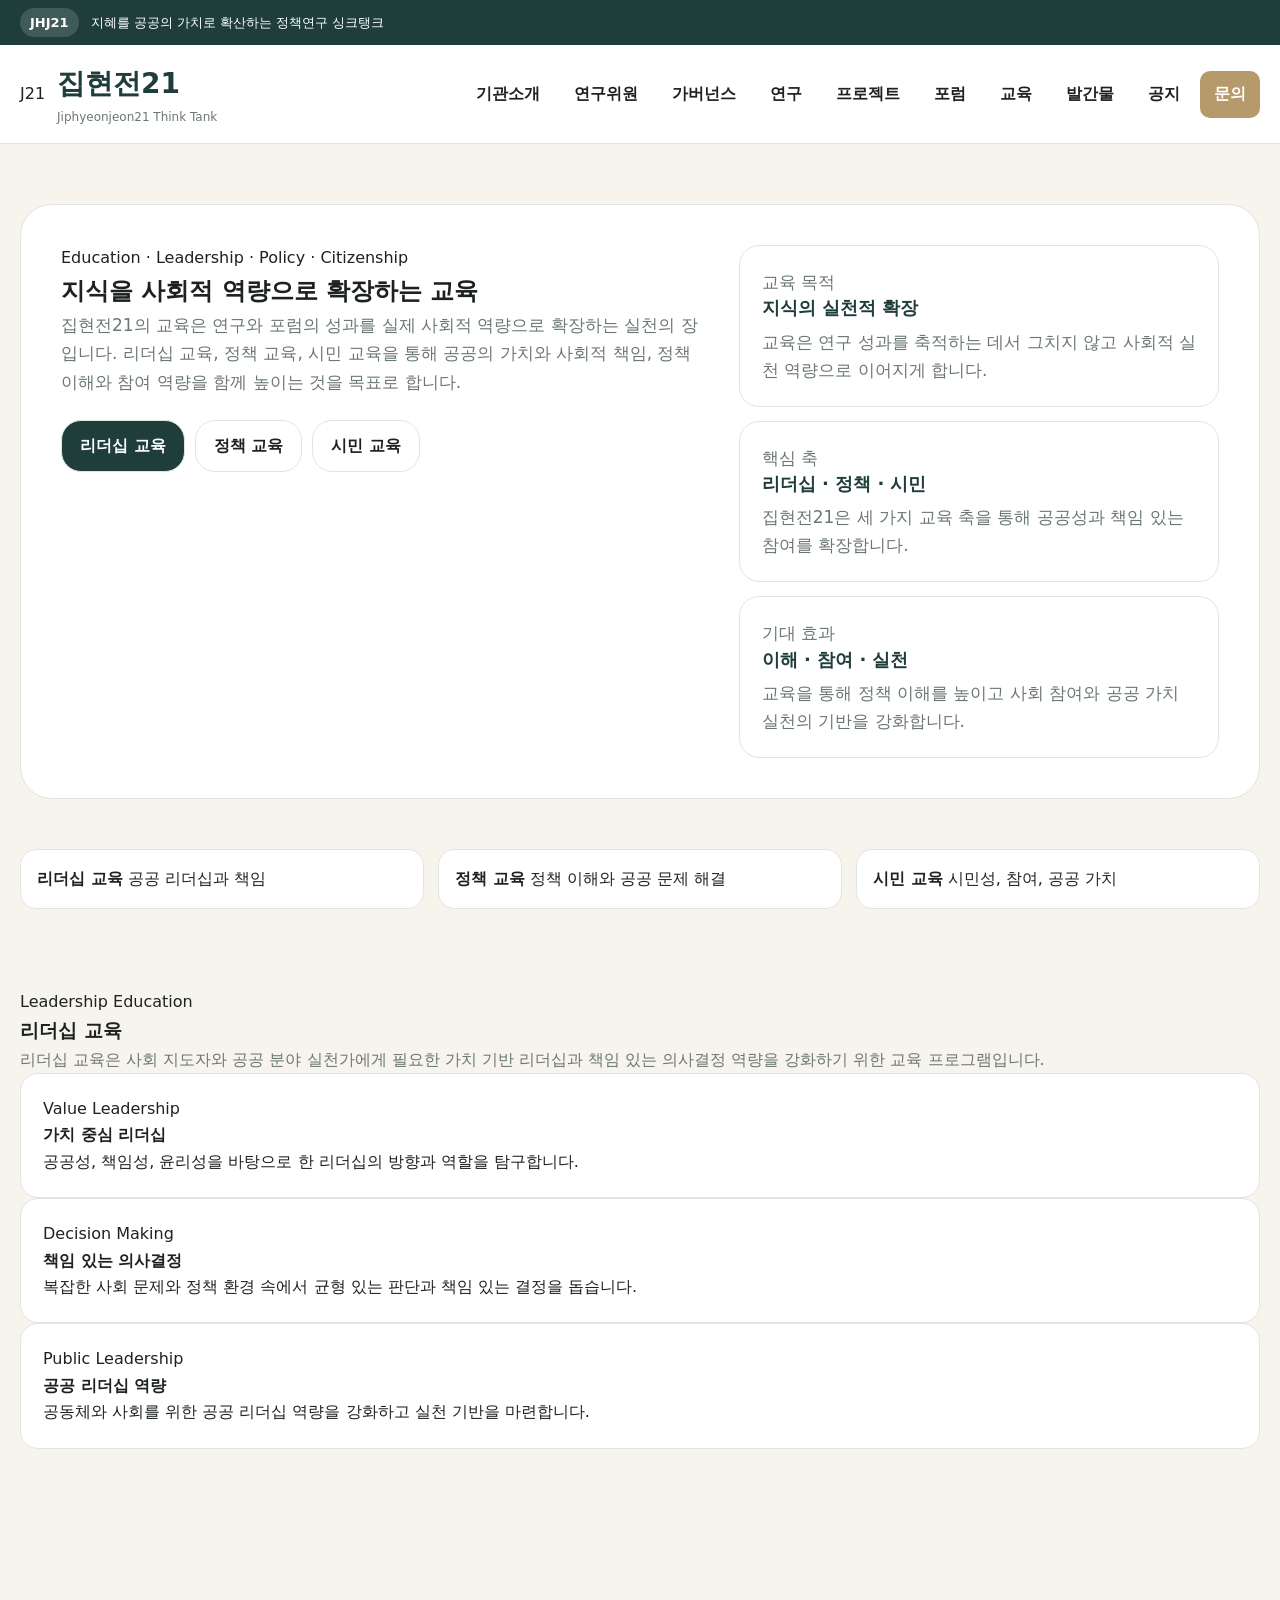
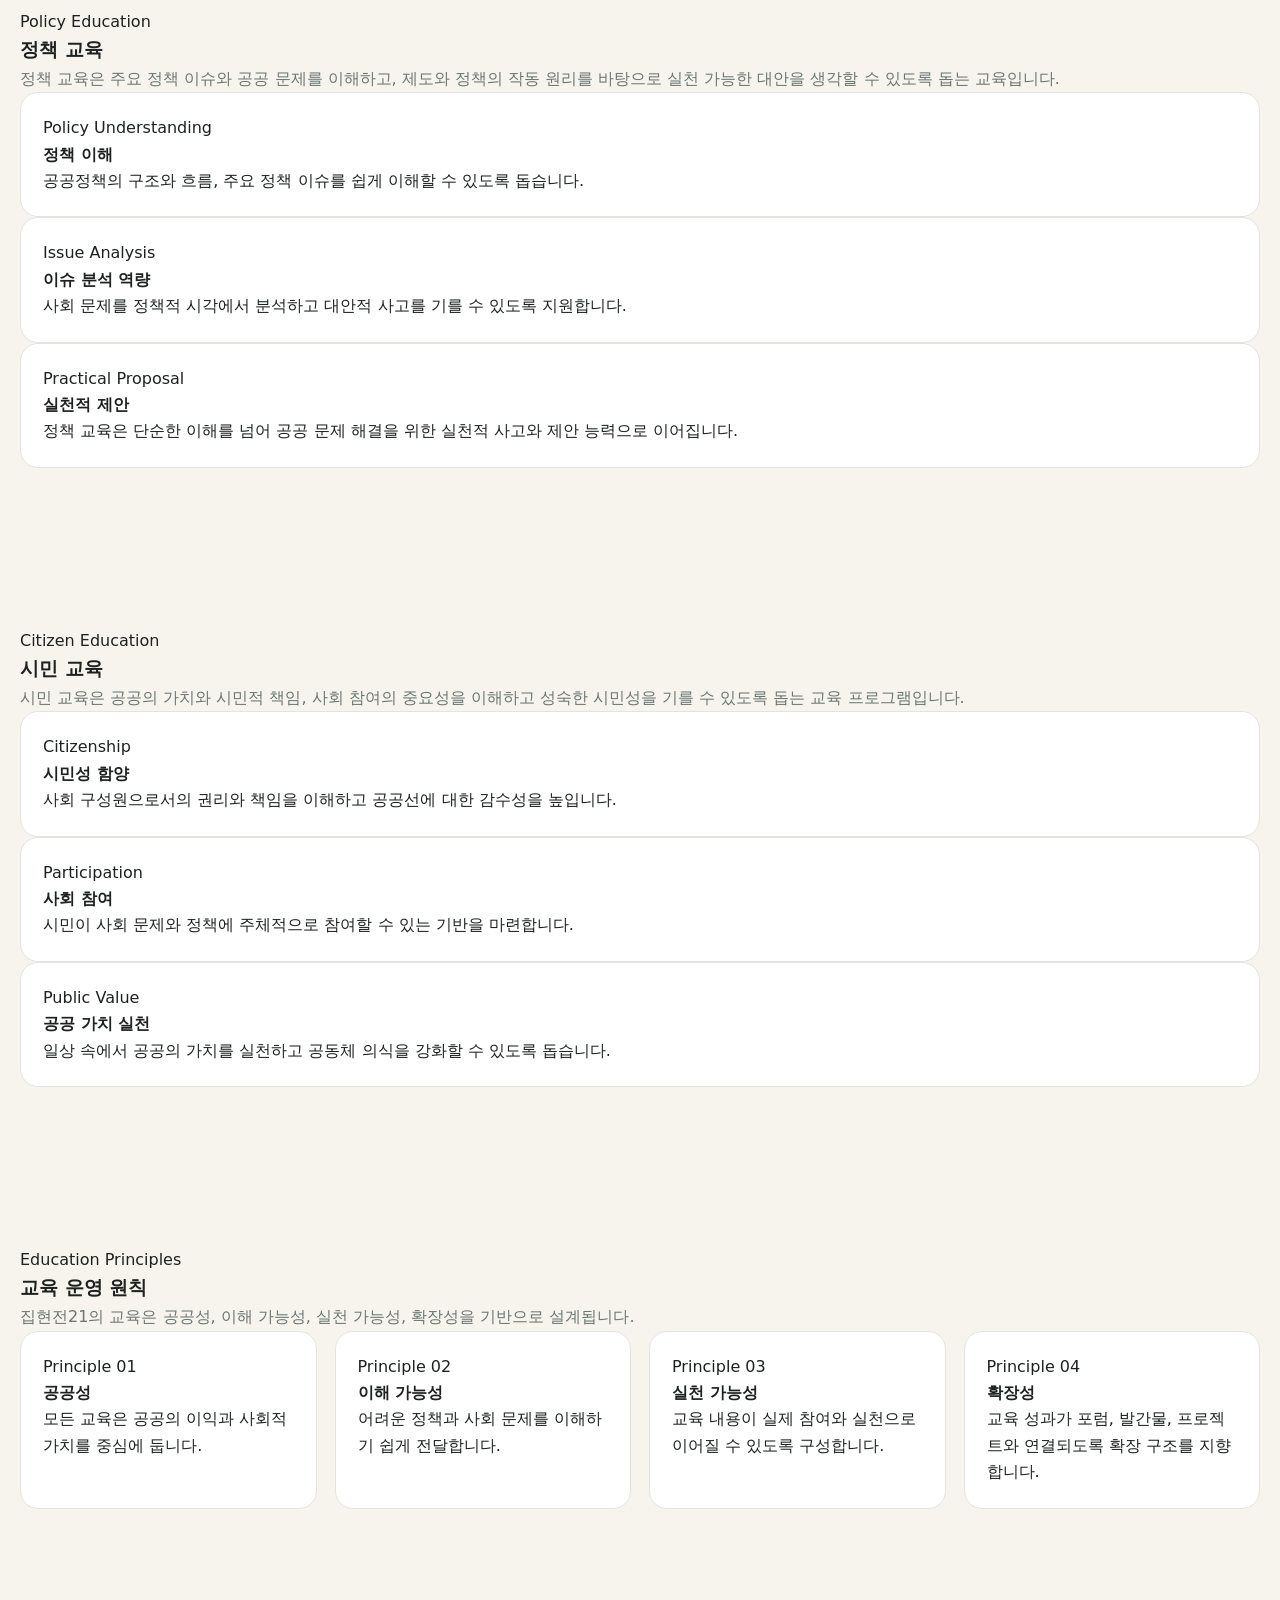
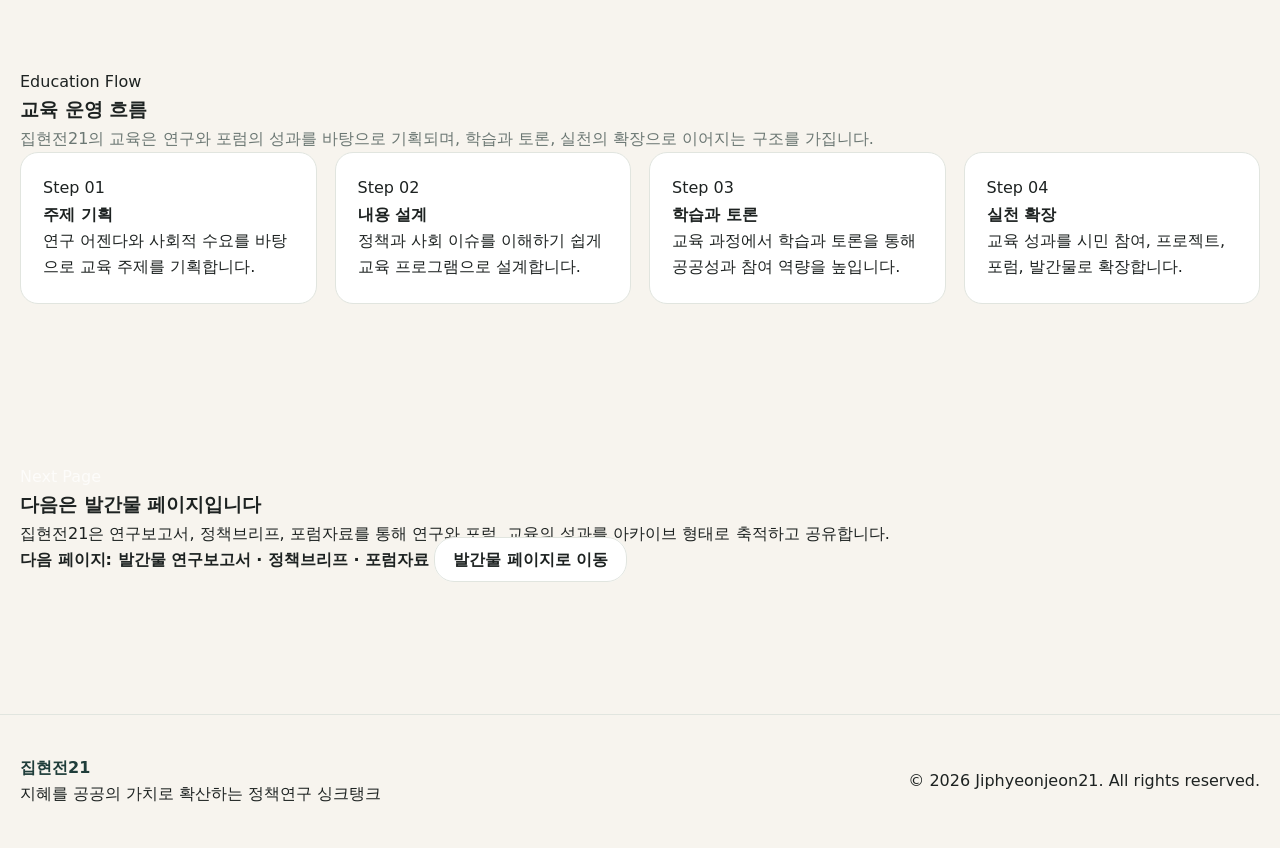
<file: education.html>
<!doctype html>
<html lang="ko">
<head>
  <meta charset="utf-8" />
  <meta name="viewport" content="width=device-width, initial-scale=1" />
  <title>교육 | 집현전21</title>
  <meta name="description" content="집현전21의 리더십 교육, 정책 교육, 시민 교육을 소개합니다." />
  <meta name="theme-color" content="#1f3d3a" />
  <link rel="stylesheet" href="./assets/style.css" />
</head>
<body>
  <div class="topbar">
    <div class="container topbar__inner">
      <span class="topbar__badge">JHJ21</span>
      <span>지혜를 공공의 가치로 확산하는 정책연구 싱크탱크</span>
    </div>
  </div>

  <header class="site-header">
    <div class="container site-header__inner">
      <a href="index.html" class="brand" aria-label="집현전21 홈으로 이동">
        <div class="brand__mark">J21</div>
        <div>
          <h1 class="brand__title">집현전21</h1>
          <p class="brand__subtitle">Jiphyeonjeon21 Think Tank</p>
        </div>
      </a>

      <nav class="nav" aria-label="주요 메뉴">
        <a href="about.html">기관소개</a>
        <a href="fellows.html">연구위원</a>
        <a href="statutes.html">가버넌스</a>
        <a href="research.html">연구</a>
        <a href="project.html">프로젝트</a>
        <a href="forum.html">포럼</a>
        <a href="education.html">교육</a>
        <a href="publication.html">발간물</a>
        <a href="notice.html">공지</a>
        <a href="contact.html" class="nav__cta">문의</a>
      </nav>
    </div>
  </header>

  <main>
    <!-- PAGE HERO -->
    <section class="hero">
      <div class="container">
        <div class="hero__panel">
          <div class="hero__grid">
            <div>
              <div class="eyebrow">Education · Leadership · Policy · Citizenship</div>
              <h2>
                지식을 사회적 역량으로 확장하는
                <span>교육</span>
              </h2>
              <p>
                집현전21의 교육은 연구와 포럼의 성과를 실제 사회적 역량으로 확장하는 실천의 장입니다.
                리더십 교육, 정책 교육, 시민 교육을 통해 공공의 가치와 사회적 책임,
                정책 이해와 참여 역량을 함께 높이는 것을 목표로 합니다.
              </p>
              <div class="hero__actions">
                <a class="btn btn--primary" href="#leadership">리더십 교육</a>
                <a class="btn" href="#policy-education">정책 교육</a>
                <a class="btn" href="#citizen-education">시민 교육</a>
              </div>
            </div>

            <div class="hero__aside">
              <article class="hero-card">
                <p class="hero-card__label">교육 목적</p>
                <h3 class="hero-card__title">지식의 실천적 확장</h3>
                <p class="hero-card__text">
                  교육은 연구 성과를 축적하는 데서 그치지 않고 사회적 실천 역량으로 이어지게 합니다.
                </p>
              </article>

              <article class="hero-card">
                <p class="hero-card__label">핵심 축</p>
                <h3 class="hero-card__title">리더십 · 정책 · 시민</h3>
                <p class="hero-card__text">
                  집현전21은 세 가지 교육 축을 통해 공공성과 책임 있는 참여를 확장합니다.
                </p>
              </article>

              <article class="hero-card">
                <p class="hero-card__label">기대 효과</p>
                <h3 class="hero-card__title">이해 · 참여 · 실천</h3>
                <p class="hero-card__text">
                  교육을 통해 정책 이해를 높이고 사회 참여와 공공 가치 실천의 기반을 강화합니다.
                </p>
              </article>
            </div>
          </div>
        </div>
      </div>
    </section>

    <!-- QUICK MAP -->
    <section class="quickmap">
      <div class="container">
        <div class="quickmap__grid" style="grid-template-columns: repeat(3, minmax(0, 1fr));">
          <a class="quickmap__item" href="#leadership">
            <strong>리더십 교육</strong>
            <span>공공 리더십과 책임</span>
          </a>
          <a class="quickmap__item" href="#policy-education">
            <strong>정책 교육</strong>
            <span>정책 이해와 공공 문제 해결</span>
          </a>
          <a class="quickmap__item" href="#citizen-education">
            <strong>시민 교육</strong>
            <span>시민성, 참여, 공공 가치</span>
          </a>
        </div>
      </div>
    </section>

    <!-- LEADERSHIP -->
    <section class="section" id="leadership">
      <div class="container">
        <div class="section__head">
          <div>
            <span class="kicker">Leadership Education</span>
            <h3>리더십 교육</h3>
            <p class="section__desc">
              리더십 교육은 사회 지도자와 공공 분야 실천가에게 필요한 가치 기반 리더십과
              책임 있는 의사결정 역량을 강화하기 위한 교육 프로그램입니다.
            </p>
          </div>
        </div>

        <div class="grid-3">
          <article class="card">
            <p class="card__eyebrow">Value Leadership</p>
            <h4>가치 중심 리더십</h4>
            <p>
              공공성, 책임성, 윤리성을 바탕으로 한 리더십의 방향과 역할을 탐구합니다.
            </p>
          </article>

          <article class="card">
            <p class="card__eyebrow">Decision Making</p>
            <h4>책임 있는 의사결정</h4>
            <p>
              복잡한 사회 문제와 정책 환경 속에서 균형 있는 판단과 책임 있는 결정을 돕습니다.
            </p>
          </article>

          <article class="card">
            <p class="card__eyebrow">Public Leadership</p>
            <h4>공공 리더십 역량</h4>
            <p>
              공동체와 사회를 위한 공공 리더십 역량을 강화하고 실천 기반을 마련합니다.
            </p>
          </article>
        </div>
      </div>
    </section>

    <!-- POLICY EDUCATION -->
    <section class="section section--green" id="policy-education">
      <div class="container">
        <div class="section__head">
          <div>
            <span class="kicker">Policy Education</span>
            <h3>정책 교육</h3>
            <p class="section__desc">
              정책 교육은 주요 정책 이슈와 공공 문제를 이해하고,
              제도와 정책의 작동 원리를 바탕으로 실천 가능한 대안을 생각할 수 있도록 돕는 교육입니다.
            </p>
          </div>
        </div>

        <div class="grid-3">
          <article class="card">
            <p class="card__eyebrow">Policy Understanding</p>
            <h4>정책 이해</h4>
            <p>
              공공정책의 구조와 흐름, 주요 정책 이슈를 쉽게 이해할 수 있도록 돕습니다.
            </p>
          </article>

          <article class="card">
            <p class="card__eyebrow">Issue Analysis</p>
            <h4>이슈 분석 역량</h4>
            <p>
              사회 문제를 정책적 시각에서 분석하고 대안적 사고를 기를 수 있도록 지원합니다.
            </p>
          </article>

          <article class="card">
            <p class="card__eyebrow">Practical Proposal</p>
            <h4>실천적 제안</h4>
            <p>
              정책 교육은 단순한 이해를 넘어 공공 문제 해결을 위한 실천적 사고와 제안 능력으로 이어집니다.
            </p>
          </article>
        </div>
      </div>
    </section>

    <!-- CITIZEN EDUCATION -->
    <section class="section" id="citizen-education">
      <div class="container">
        <div class="section__head">
          <div>
            <span class="kicker">Citizen Education</span>
            <h3>시민 교육</h3>
            <p class="section__desc">
              시민 교육은 공공의 가치와 시민적 책임, 사회 참여의 중요성을 이해하고
              성숙한 시민성을 기를 수 있도록 돕는 교육 프로그램입니다.
            </p>
          </div>
        </div>

        <div class="grid-3">
          <article class="card">
            <p class="card__eyebrow">Citizenship</p>
            <h4>시민성 함양</h4>
            <p>
              사회 구성원으로서의 권리와 책임을 이해하고 공공선에 대한 감수성을 높입니다.
            </p>
          </article>

          <article class="card">
            <p class="card__eyebrow">Participation</p>
            <h4>사회 참여</h4>
            <p>
              시민이 사회 문제와 정책에 주체적으로 참여할 수 있는 기반을 마련합니다.
            </p>
          </article>

          <article class="card">
            <p class="card__eyebrow">Public Value</p>
            <h4>공공 가치 실천</h4>
            <p>
              일상 속에서 공공의 가치를 실천하고 공동체 의식을 강화할 수 있도록 돕습니다.
            </p>
          </article>
        </div>
      </div>
    </section>

    <!-- EDUCATION PRINCIPLES -->
    <section class="section section--green">
      <div class="container">
        <div class="section__head">
          <div>
            <span class="kicker">Education Principles</span>
            <h3>교육 운영 원칙</h3>
            <p class="section__desc">
              집현전21의 교육은 공공성, 이해 가능성, 실천 가능성, 확장성을 기반으로 설계됩니다.
            </p>
          </div>
        </div>

        <div class="grid-4">
          <article class="card">
            <p class="card__eyebrow">Principle 01</p>
            <h4>공공성</h4>
            <p>모든 교육은 공공의 이익과 사회적 가치를 중심에 둡니다.</p>
          </article>

          <article class="card">
            <p class="card__eyebrow">Principle 02</p>
            <h4>이해 가능성</h4>
            <p>어려운 정책과 사회 문제를 이해하기 쉽게 전달합니다.</p>
          </article>

          <article class="card">
            <p class="card__eyebrow">Principle 03</p>
            <h4>실천 가능성</h4>
            <p>교육 내용이 실제 참여와 실천으로 이어질 수 있도록 구성합니다.</p>
          </article>

          <article class="card">
            <p class="card__eyebrow">Principle 04</p>
            <h4>확장성</h4>
            <p>교육 성과가 포럼, 발간물, 프로젝트와 연결되도록 확장 구조를 지향합니다.</p>
          </article>
        </div>
      </div>
    </section>

    <!-- EDUCATION FLOW -->
    <section class="section">
      <div class="container">
        <div class="section__head">
          <div>
            <span class="kicker">Education Flow</span>
            <h3>교육 운영 흐름</h3>
            <p class="section__desc">
              집현전21의 교육은 연구와 포럼의 성과를 바탕으로 기획되며,
              학습과 토론, 실천의 확장으로 이어지는 구조를 가집니다.
            </p>
          </div>
        </div>

        <div class="grid-4">
          <article class="card">
            <p class="card__eyebrow">Step 01</p>
            <h4>주제 기획</h4>
            <p>연구 어젠다와 사회적 수요를 바탕으로 교육 주제를 기획합니다.</p>
          </article>

          <article class="card">
            <p class="card__eyebrow">Step 02</p>
            <h4>내용 설계</h4>
            <p>정책과 사회 이슈를 이해하기 쉽게 교육 프로그램으로 설계합니다.</p>
          </article>

          <article class="card">
            <p class="card__eyebrow">Step 03</p>
            <h4>학습과 토론</h4>
            <p>교육 과정에서 학습과 토론을 통해 공공성과 참여 역량을 높입니다.</p>
          </article>

          <article class="card">
            <p class="card__eyebrow">Step 04</p>
            <h4>실천 확장</h4>
            <p>교육 성과를 시민 참여, 프로젝트, 포럼, 발간물로 확장합니다.</p>
          </article>
        </div>
      </div>
    </section>

    <!-- NEXT -->
    <section class="section">
      <div class="container">
        <div class="contact-band">
          <div class="contact-band__grid">
            <div>
              <span class="kicker" style="color: rgba(255,255,255,0.72);">Next Page</span>
              <h3>다음은 발간물 페이지입니다</h3>
              <p>
                집현전21은 연구보고서, 정책브리프, 포럼자료를 통해 연구와 포럼,
                교육의 성과를 아카이브 형태로 축적하고 공유합니다.
              </p>
            </div>
            <div class="contact-meta">
              <strong>다음 페이지: 발간물</strong>
              <strong>연구보고서 · 정책브리프 · 포럼자료</strong>
              <a class="btn" href="publication.html">발간물 페이지로 이동</a>
            </div>
          </div>
        </div>
      </div>
    </section>
  </main>

  <footer class="site-footer">
    <div class="container site-footer__inner">
      <div>
        <strong style="color: var(--primary);">집현전21</strong><br />
        지혜를 공공의 가치로 확산하는 정책연구 싱크탱크
      </div>
      <div>© 2026 Jiphyeonjeon21. All rights reserved.</div>
    </div>
  </footer>
</body>
</html>
</file>
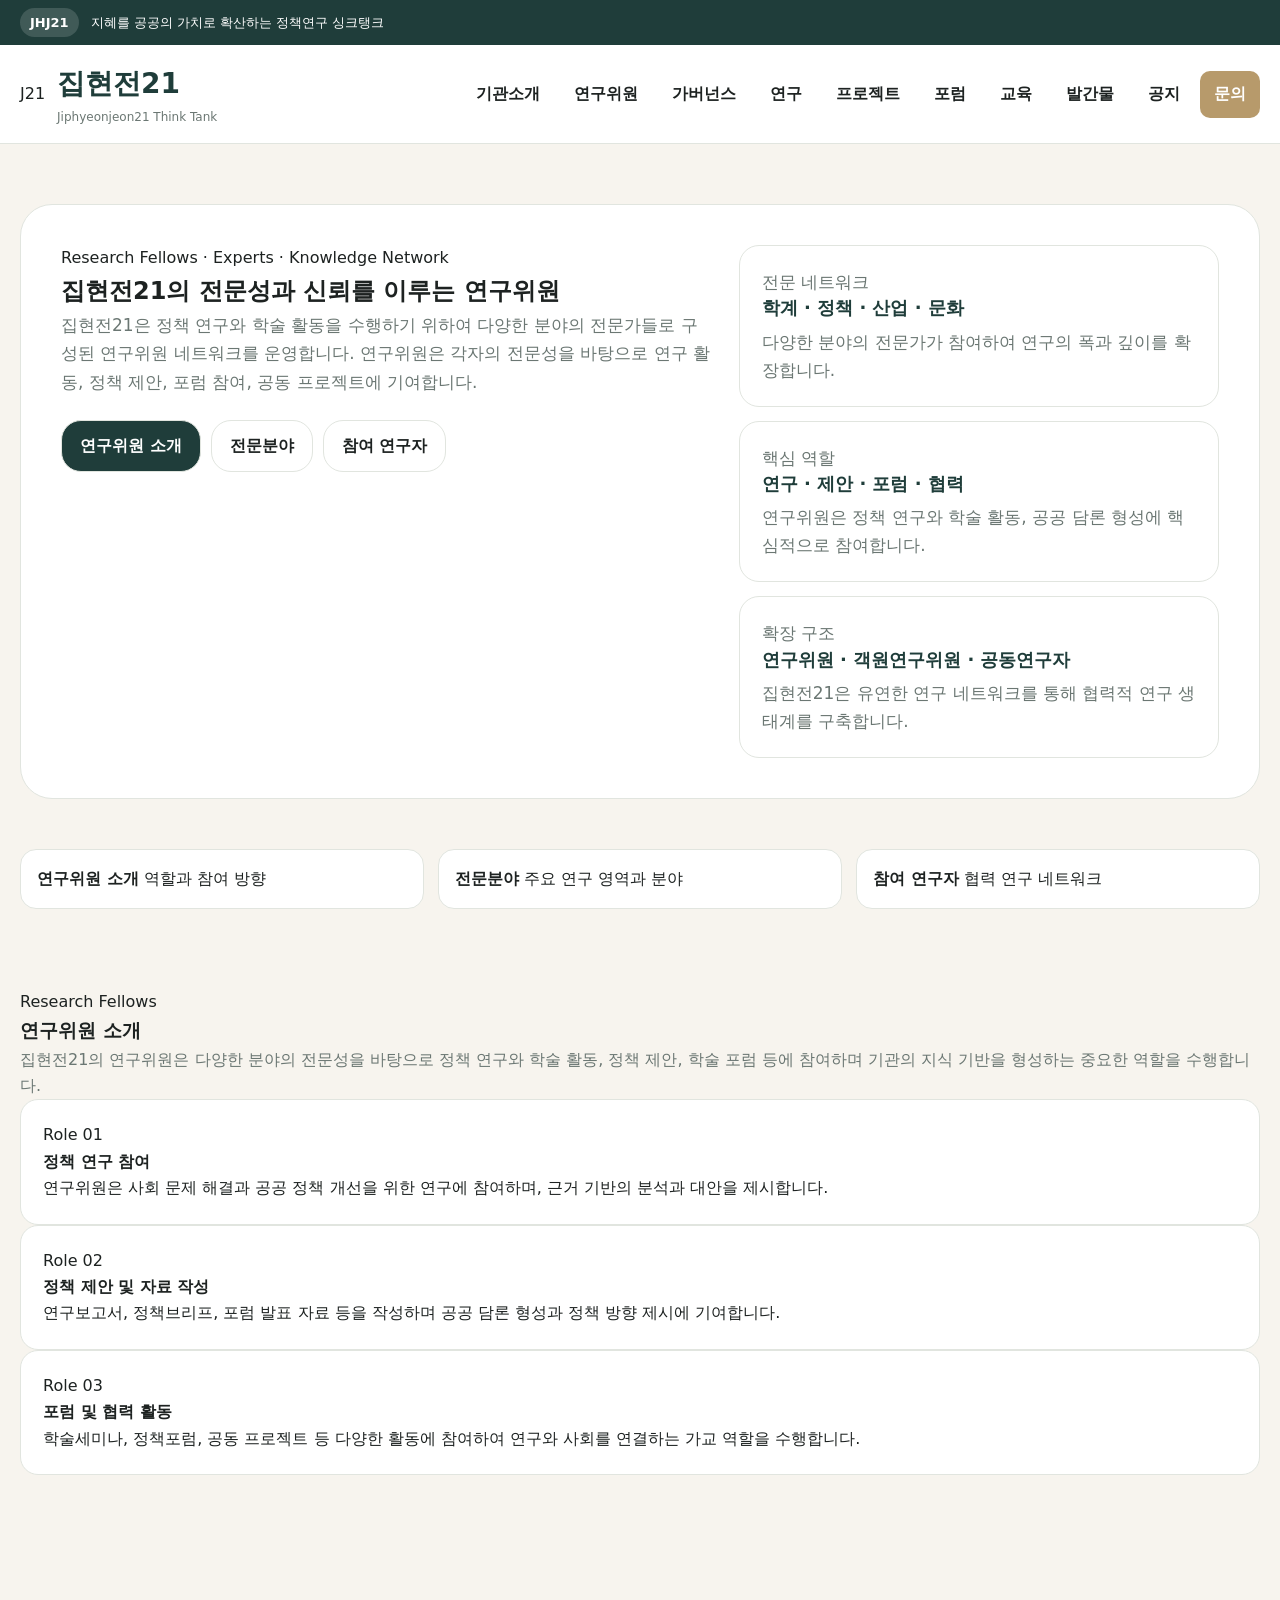
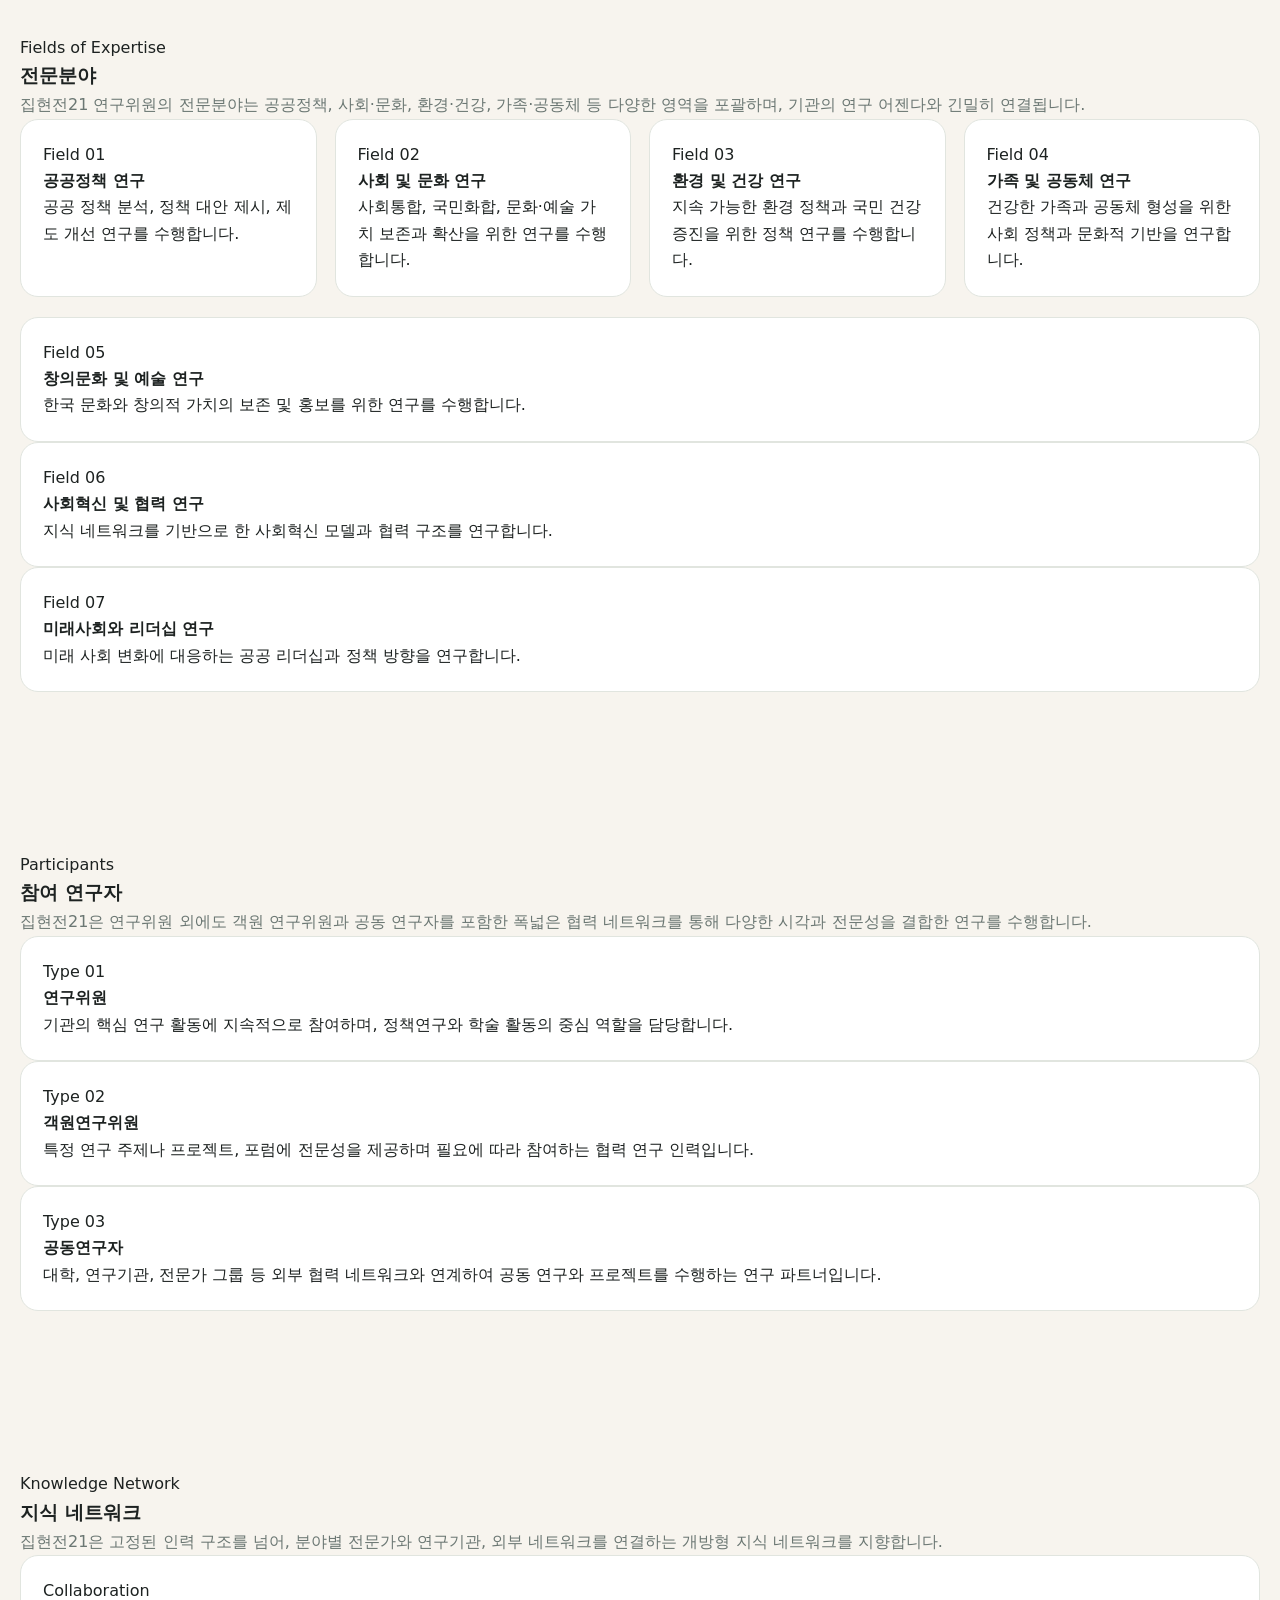
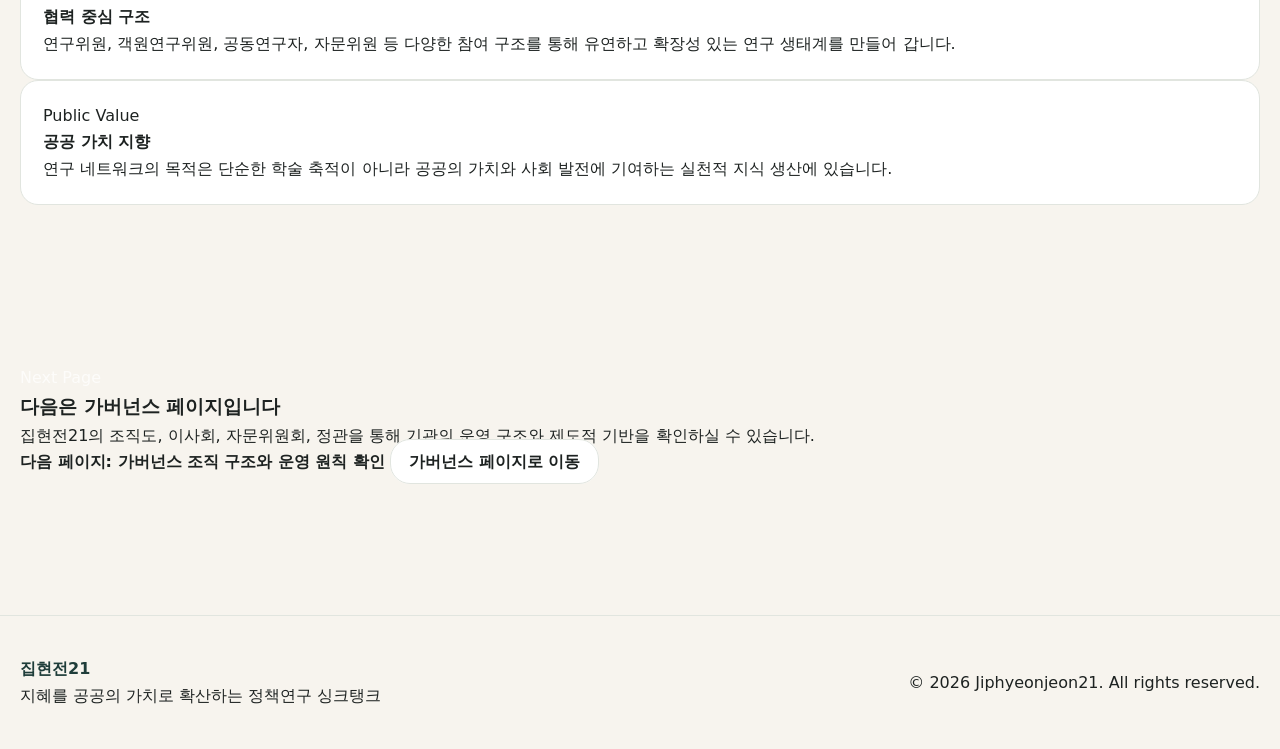
<file: fellows.html>
<!doctype html>
<html lang="ko">
<head>
  <meta charset="utf-8" />
  <meta name="viewport" content="width=device-width, initial-scale=1" />
  <title>연구위원 | 집현전21</title>
  <meta name="description" content="집현전21 연구위원 소개, 전문분야, 참여 연구자 네트워크를 안내합니다." />
  <meta name="theme-color" content="#1f3d3a" />
  <link rel="stylesheet" href="./assets/style.css" />
</head>
<body>
  <div class="topbar">
    <div class="container topbar__inner">
      <span class="topbar__badge">JHJ21</span>
      <span>지혜를 공공의 가치로 확산하는 정책연구 싱크탱크</span>
    </div>
  </div>

  <header class="site-header">
    <div class="container site-header__inner">
      <a href="index.html" class="brand" aria-label="집현전21 홈으로 이동">
        <div class="brand__mark">J21</div>
        <div>
          <h1 class="brand__title">집현전21</h1>
          <p class="brand__subtitle">Jiphyeonjeon21 Think Tank</p>
        </div>
      </a>

      <nav class="nav" aria-label="주요 메뉴">
        <a href="about.html">기관소개</a>
        <a href="fellows.html">연구위원</a>
        <a href="statutes.html">가버넌스</a>
        <a href="research.html">연구</a>
        <a href="project.html">프로젝트</a>
        <a href="forum.html">포럼</a>
        <a href="education.html">교육</a>
        <a href="publication.html">발간물</a>
        <a href="notice.html">공지</a>
        <a href="contact.html" class="nav__cta">문의</a>
      </nav>
    </div>
  </header>

  <main>
    <!-- PAGE HERO -->
    <section class="hero">
      <div class="container">
        <div class="hero__panel">
          <div class="hero__grid">
            <div>
              <div class="eyebrow">Research Fellows · Experts · Knowledge Network</div>
              <h2>
                집현전21의 전문성과 신뢰를 이루는
                <span>연구위원</span>
              </h2>
              <p>
                집현전21은 정책 연구와 학술 활동을 수행하기 위하여 다양한 분야의 전문가들로 구성된
                연구위원 네트워크를 운영합니다. 연구위원은 각자의 전문성을 바탕으로
                연구 활동, 정책 제안, 포럼 참여, 공동 프로젝트에 기여합니다.
              </p>
              <div class="hero__actions">
                <a class="btn btn--primary" href="#intro">연구위원 소개</a>
                <a class="btn" href="#fields">전문분야</a>
                <a class="btn" href="#participants">참여 연구자</a>
              </div>
            </div>

            <div class="hero__aside">
              <article class="hero-card">
                <p class="hero-card__label">전문 네트워크</p>
                <h3 class="hero-card__title">학계 · 정책 · 산업 · 문화</h3>
                <p class="hero-card__text">
                  다양한 분야의 전문가가 참여하여 연구의 폭과 깊이를 확장합니다.
                </p>
              </article>

              <article class="hero-card">
                <p class="hero-card__label">핵심 역할</p>
                <h3 class="hero-card__title">연구 · 제안 · 포럼 · 협력</h3>
                <p class="hero-card__text">
                  연구위원은 정책 연구와 학술 활동, 공공 담론 형성에 핵심적으로 참여합니다.
                </p>
              </article>

              <article class="hero-card">
                <p class="hero-card__label">확장 구조</p>
                <h3 class="hero-card__title">연구위원 · 객원연구위원 · 공동연구자</h3>
                <p class="hero-card__text">
                  집현전21은 유연한 연구 네트워크를 통해 협력적 연구 생태계를 구축합니다.
                </p>
              </article>
            </div>
          </div>
        </div>
      </div>
    </section>

    <!-- QUICK MAP -->
    <section class="quickmap">
      <div class="container">
        <div class="quickmap__grid" style="grid-template-columns: repeat(3, minmax(0, 1fr));">
          <a class="quickmap__item" href="#intro">
            <strong>연구위원 소개</strong>
            <span>역할과 참여 방향</span>
          </a>
          <a class="quickmap__item" href="#fields">
            <strong>전문분야</strong>
            <span>주요 연구 영역과 분야</span>
          </a>
          <a class="quickmap__item" href="#participants">
            <strong>참여 연구자</strong>
            <span>협력 연구 네트워크</span>
          </a>
        </div>
      </div>
    </section>

    <!-- INTRO -->
    <section class="section" id="intro">
      <div class="container">
        <div class="section__head">
          <div>
            <span class="kicker">Research Fellows</span>
            <h3>연구위원 소개</h3>
            <p class="section__desc">
              집현전21의 연구위원은 다양한 분야의 전문성을 바탕으로
              정책 연구와 학술 활동, 정책 제안, 학술 포럼 등에 참여하며
              기관의 지식 기반을 형성하는 중요한 역할을 수행합니다.
            </p>
          </div>
        </div>

        <div class="grid-3">
          <article class="card">
            <p class="card__eyebrow">Role 01</p>
            <h4>정책 연구 참여</h4>
            <p>
              연구위원은 사회 문제 해결과 공공 정책 개선을 위한 연구에 참여하며,
              근거 기반의 분석과 대안을 제시합니다.
            </p>
          </article>

          <article class="card">
            <p class="card__eyebrow">Role 02</p>
            <h4>정책 제안 및 자료 작성</h4>
            <p>
              연구보고서, 정책브리프, 포럼 발표 자료 등을 작성하며
              공공 담론 형성과 정책 방향 제시에 기여합니다.
            </p>
          </article>

          <article class="card">
            <p class="card__eyebrow">Role 03</p>
            <h4>포럼 및 협력 활동</h4>
            <p>
              학술세미나, 정책포럼, 공동 프로젝트 등 다양한 활동에 참여하여
              연구와 사회를 연결하는 가교 역할을 수행합니다.
            </p>
          </article>
        </div>
      </div>
    </section>

    <!-- FIELDS -->
    <section class="section section--green" id="fields">
      <div class="container">
        <div class="section__head">
          <div>
            <span class="kicker">Fields of Expertise</span>
            <h3>전문분야</h3>
            <p class="section__desc">
              집현전21 연구위원의 전문분야는 공공정책, 사회·문화, 환경·건강, 가족·공동체 등
              다양한 영역을 포괄하며, 기관의 연구 어젠다와 긴밀히 연결됩니다.
            </p>
          </div>
        </div>

        <div class="grid-4">
          <article class="card">
            <p class="card__eyebrow">Field 01</p>
            <h4>공공정책 연구</h4>
            <p>공공 정책 분석, 정책 대안 제시, 제도 개선 연구를 수행합니다.</p>
          </article>

          <article class="card">
            <p class="card__eyebrow">Field 02</p>
            <h4>사회 및 문화 연구</h4>
            <p>사회통합, 국민화합, 문화·예술 가치 보존과 확산을 위한 연구를 수행합니다.</p>
          </article>

          <article class="card">
            <p class="card__eyebrow">Field 03</p>
            <h4>환경 및 건강 연구</h4>
            <p>지속 가능한 환경 정책과 국민 건강 증진을 위한 정책 연구를 수행합니다.</p>
          </article>

          <article class="card">
            <p class="card__eyebrow">Field 04</p>
            <h4>가족 및 공동체 연구</h4>
            <p>건강한 가족과 공동체 형성을 위한 사회 정책과 문화적 기반을 연구합니다.</p>
          </article>
        </div>

        <div style="height: 20px;"></div>

        <div class="grid-3">
          <article class="card">
            <p class="card__eyebrow">Field 05</p>
            <h4>창의문화 및 예술 연구</h4>
            <p>한국 문화와 창의적 가치의 보존 및 홍보를 위한 연구를 수행합니다.</p>
          </article>

          <article class="card">
            <p class="card__eyebrow">Field 06</p>
            <h4>사회혁신 및 협력 연구</h4>
            <p>지식 네트워크를 기반으로 한 사회혁신 모델과 협력 구조를 연구합니다.</p>
          </article>

          <article class="card">
            <p class="card__eyebrow">Field 07</p>
            <h4>미래사회와 리더십 연구</h4>
            <p>미래 사회 변화에 대응하는 공공 리더십과 정책 방향을 연구합니다.</p>
          </article>
        </div>
      </div>
    </section>

    <!-- PARTICIPANTS -->
    <section class="section" id="participants">
      <div class="container">
        <div class="section__head">
          <div>
            <span class="kicker">Participants</span>
            <h3>참여 연구자</h3>
            <p class="section__desc">
              집현전21은 연구위원 외에도 객원 연구위원과 공동 연구자를 포함한
              폭넓은 협력 네트워크를 통해 다양한 시각과 전문성을 결합한 연구를 수행합니다.
            </p>
          </div>
        </div>

        <div class="grid-3">
          <article class="card">
            <p class="card__eyebrow">Type 01</p>
            <h4>연구위원</h4>
            <p>
              기관의 핵심 연구 활동에 지속적으로 참여하며,
              정책연구와 학술 활동의 중심 역할을 담당합니다.
            </p>
          </article>

          <article class="card">
            <p class="card__eyebrow">Type 02</p>
            <h4>객원연구위원</h4>
            <p>
              특정 연구 주제나 프로젝트, 포럼에 전문성을 제공하며
              필요에 따라 참여하는 협력 연구 인력입니다.
            </p>
          </article>

          <article class="card">
            <p class="card__eyebrow">Type 03</p>
            <h4>공동연구자</h4>
            <p>
              대학, 연구기관, 전문가 그룹 등 외부 협력 네트워크와 연계하여
              공동 연구와 프로젝트를 수행하는 연구 파트너입니다.
            </p>
          </article>
        </div>
      </div>
    </section>

    <!-- NETWORK -->
    <section class="section section--green">
      <div class="container">
        <div class="section__head">
          <div>
            <span class="kicker">Knowledge Network</span>
            <h3>지식 네트워크</h3>
            <p class="section__desc">
              집현전21은 고정된 인력 구조를 넘어, 분야별 전문가와 연구기관, 외부 네트워크를 연결하는
              개방형 지식 네트워크를 지향합니다.
            </p>
          </div>
        </div>

        <div class="grid-2">
          <article class="card">
            <p class="card__eyebrow">Collaboration</p>
            <h4>협력 중심 구조</h4>
            <p>
              연구위원, 객원연구위원, 공동연구자, 자문위원 등 다양한 참여 구조를 통해
              유연하고 확장성 있는 연구 생태계를 만들어 갑니다.
            </p>
          </article>

          <article class="card">
            <p class="card__eyebrow">Public Value</p>
            <h4>공공 가치 지향</h4>
            <p>
              연구 네트워크의 목적은 단순한 학술 축적이 아니라
              공공의 가치와 사회 발전에 기여하는 실천적 지식 생산에 있습니다.
            </p>
          </article>
        </div>
      </div>
    </section>

    <!-- NEXT -->
    <section class="section">
      <div class="container">
        <div class="contact-band">
          <div class="contact-band__grid">
            <div>
              <span class="kicker" style="color: rgba(255,255,255,0.72);">Next Page</span>
              <h3>다음은 가버넌스 페이지입니다</h3>
              <p>
                집현전21의 조직도, 이사회, 자문위원회, 정관을 통해
                기관의 운영 구조와 제도적 기반을 확인하실 수 있습니다.
              </p>
            </div>
            <div class="contact-meta">
              <strong>다음 페이지: 가버넌스</strong>
              <strong>조직 구조와 운영 원칙 확인</strong>
              <a class="btn" href="statutes.html">가버넌스 페이지로 이동</a>
            </div>
          </div>
        </div>
      </div>
    </section>
  </main>

  <footer class="site-footer">
    <div class="container site-footer__inner">
      <div>
        <strong style="color: var(--primary);">집현전21</strong><br />
        지혜를 공공의 가치로 확산하는 정책연구 싱크탱크
      </div>
      <div>© 2026 Jiphyeonjeon21. All rights reserved.</div>
    </div>
  </footer>
</body>
</html>
</file>
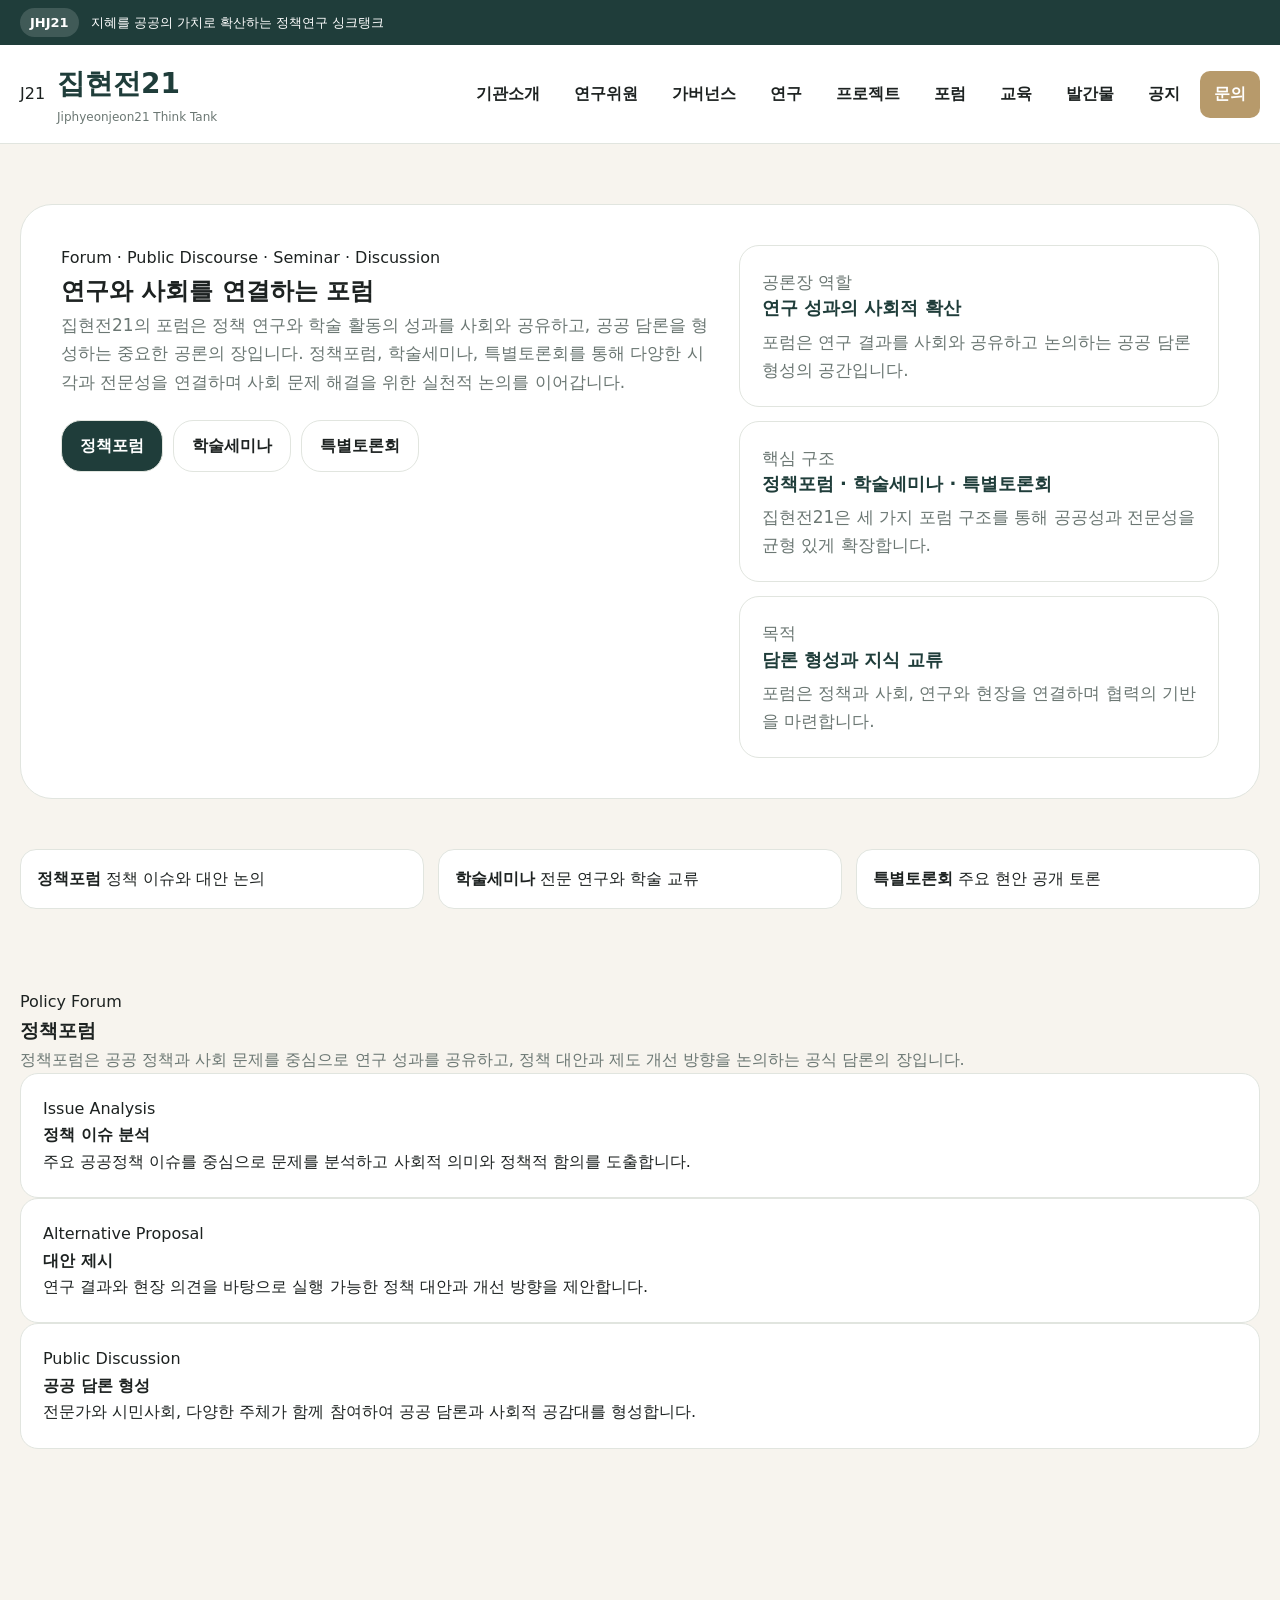
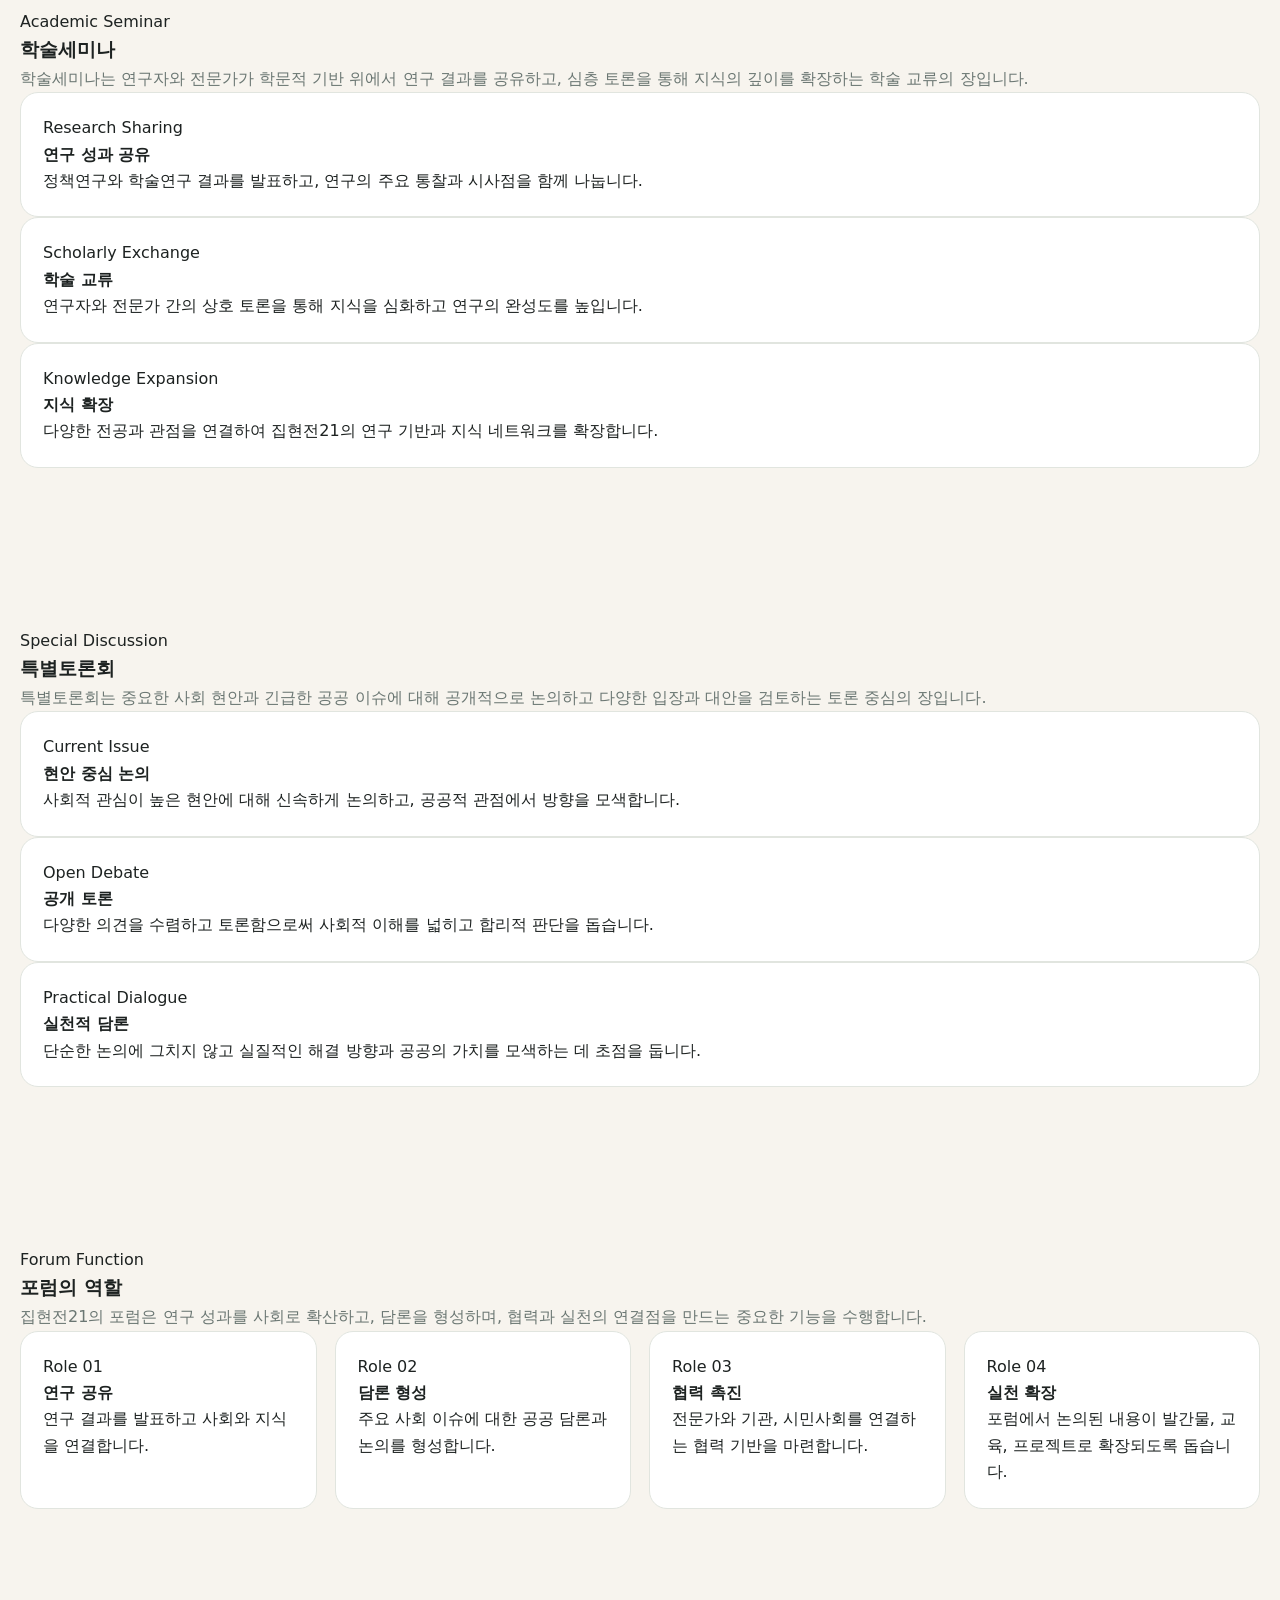
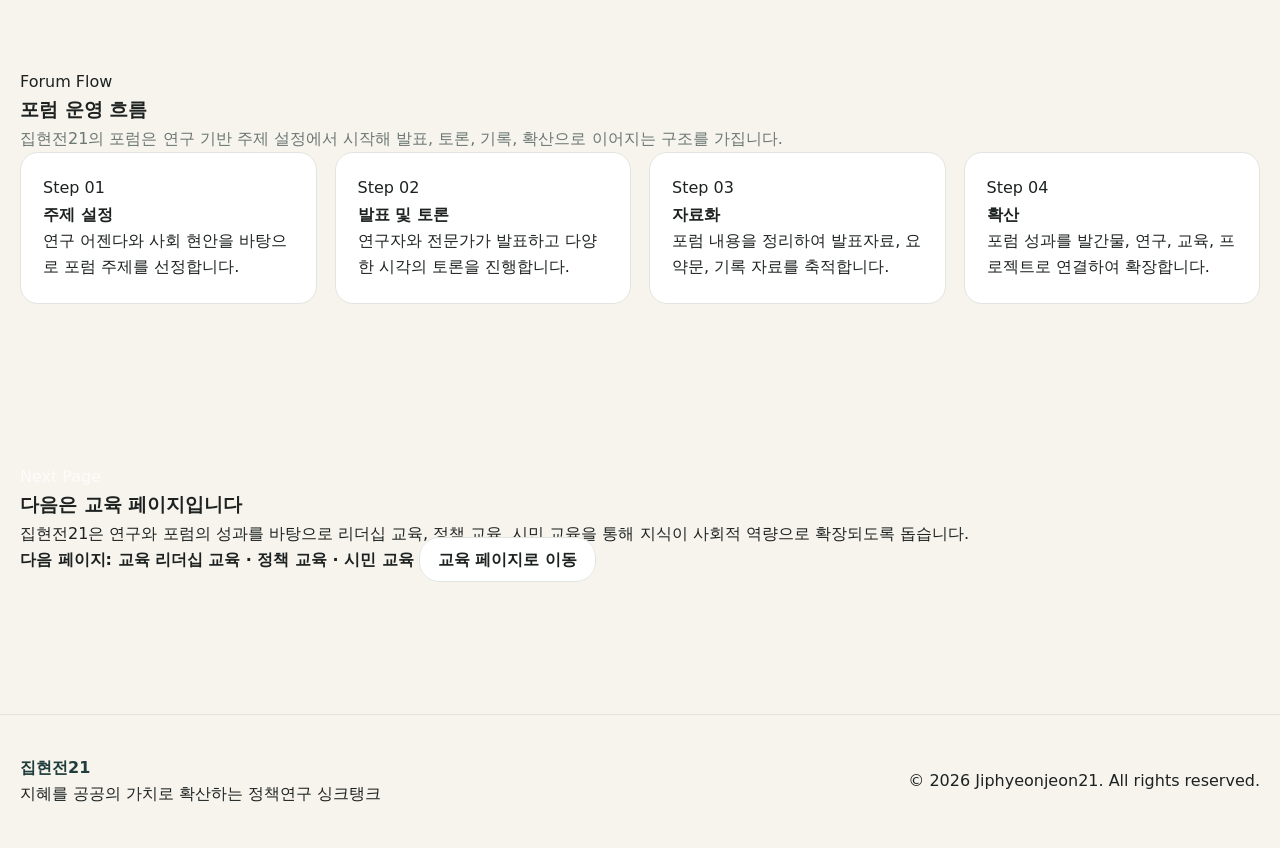
<file: forum.html>
<!doctype html>
<html lang="ko">
<head>
  <meta charset="utf-8" />
  <meta name="viewport" content="width=device-width, initial-scale=1" />
  <title>포럼 | 집현전21</title>
  <meta name="description" content="집현전21의 정책포럼, 학술세미나, 특별토론회를 소개합니다." />
  <meta name="theme-color" content="#1f3d3a" />
  <link rel="stylesheet" href="./assets/style.css" />
</head>
<body>
  <div class="topbar">
    <div class="container topbar__inner">
      <span class="topbar__badge">JHJ21</span>
      <span>지혜를 공공의 가치로 확산하는 정책연구 싱크탱크</span>
    </div>
  </div>

  <header class="site-header">
    <div class="container site-header__inner">
      <a href="index.html" class="brand" aria-label="집현전21 홈으로 이동">
        <div class="brand__mark">J21</div>
        <div>
          <h1 class="brand__title">집현전21</h1>
          <p class="brand__subtitle">Jiphyeonjeon21 Think Tank</p>
        </div>
      </a>

      <nav class="nav" aria-label="주요 메뉴">
        <a href="about.html">기관소개</a>
        <a href="fellows.html">연구위원</a>
        <a href="statutes.html">가버넌스</a>
        <a href="research.html">연구</a>
        <a href="project.html">프로젝트</a>
        <a href="forum.html">포럼</a>
        <a href="education.html">교육</a>
        <a href="publication.html">발간물</a>
        <a href="notice.html">공지</a>
        <a href="contact.html" class="nav__cta">문의</a>
      </nav>
    </div>
  </header>

  <main>
    <!-- PAGE HERO -->
    <section class="hero">
      <div class="container">
        <div class="hero__panel">
          <div class="hero__grid">
            <div>
              <div class="eyebrow">Forum · Public Discourse · Seminar · Discussion</div>
              <h2>
                연구와 사회를 연결하는
                <span>포럼</span>
              </h2>
              <p>
                집현전21의 포럼은 정책 연구와 학술 활동의 성과를 사회와 공유하고,
                공공 담론을 형성하는 중요한 공론의 장입니다.
                정책포럼, 학술세미나, 특별토론회를 통해 다양한 시각과 전문성을 연결하며
                사회 문제 해결을 위한 실천적 논의를 이어갑니다.
              </p>
              <div class="hero__actions">
                <a class="btn btn--primary" href="#policy-forum">정책포럼</a>
                <a class="btn" href="#academic-seminar">학술세미나</a>
                <a class="btn" href="#special-discussion">특별토론회</a>
              </div>
            </div>

            <div class="hero__aside">
              <article class="hero-card">
                <p class="hero-card__label">공론장 역할</p>
                <h3 class="hero-card__title">연구 성과의 사회적 확산</h3>
                <p class="hero-card__text">
                  포럼은 연구 결과를 사회와 공유하고 논의하는 공공 담론 형성의 공간입니다.
                </p>
              </article>

              <article class="hero-card">
                <p class="hero-card__label">핵심 구조</p>
                <h3 class="hero-card__title">정책포럼 · 학술세미나 · 특별토론회</h3>
                <p class="hero-card__text">
                  집현전21은 세 가지 포럼 구조를 통해 공공성과 전문성을 균형 있게 확장합니다.
                </p>
              </article>

              <article class="hero-card">
                <p class="hero-card__label">목적</p>
                <h3 class="hero-card__title">담론 형성과 지식 교류</h3>
                <p class="hero-card__text">
                  포럼은 정책과 사회, 연구와 현장을 연결하며 협력의 기반을 마련합니다.
                </p>
              </article>
            </div>
          </div>
        </div>
      </div>
    </section>

    <!-- QUICK MAP -->
    <section class="quickmap">
      <div class="container">
        <div class="quickmap__grid" style="grid-template-columns: repeat(3, minmax(0, 1fr));">
          <a class="quickmap__item" href="#policy-forum">
            <strong>정책포럼</strong>
            <span>정책 이슈와 대안 논의</span>
          </a>
          <a class="quickmap__item" href="#academic-seminar">
            <strong>학술세미나</strong>
            <span>전문 연구와 학술 교류</span>
          </a>
          <a class="quickmap__item" href="#special-discussion">
            <strong>특별토론회</strong>
            <span>주요 현안 공개 토론</span>
          </a>
        </div>
      </div>
    </section>

    <!-- POLICY FORUM -->
    <section class="section" id="policy-forum">
      <div class="container">
        <div class="section__head">
          <div>
            <span class="kicker">Policy Forum</span>
            <h3>정책포럼</h3>
            <p class="section__desc">
              정책포럼은 공공 정책과 사회 문제를 중심으로 연구 성과를 공유하고,
              정책 대안과 제도 개선 방향을 논의하는 공식 담론의 장입니다.
            </p>
          </div>
        </div>

        <div class="grid-3">
          <article class="card">
            <p class="card__eyebrow">Issue Analysis</p>
            <h4>정책 이슈 분석</h4>
            <p>
              주요 공공정책 이슈를 중심으로 문제를 분석하고 사회적 의미와 정책적 함의를 도출합니다.
            </p>
          </article>

          <article class="card">
            <p class="card__eyebrow">Alternative Proposal</p>
            <h4>대안 제시</h4>
            <p>
              연구 결과와 현장 의견을 바탕으로 실행 가능한 정책 대안과 개선 방향을 제안합니다.
            </p>
          </article>

          <article class="card">
            <p class="card__eyebrow">Public Discussion</p>
            <h4>공공 담론 형성</h4>
            <p>
              전문가와 시민사회, 다양한 주체가 함께 참여하여 공공 담론과 사회적 공감대를 형성합니다.
            </p>
          </article>
        </div>
      </div>
    </section>

    <!-- ACADEMIC SEMINAR -->
    <section class="section section--green" id="academic-seminar">
      <div class="container">
        <div class="section__head">
          <div>
            <span class="kicker">Academic Seminar</span>
            <h3>학술세미나</h3>
            <p class="section__desc">
              학술세미나는 연구자와 전문가가 학문적 기반 위에서 연구 결과를 공유하고,
              심층 토론을 통해 지식의 깊이를 확장하는 학술 교류의 장입니다.
            </p>
          </div>
        </div>

        <div class="grid-3">
          <article class="card">
            <p class="card__eyebrow">Research Sharing</p>
            <h4>연구 성과 공유</h4>
            <p>
              정책연구와 학술연구 결과를 발표하고, 연구의 주요 통찰과 시사점을 함께 나눕니다.
            </p>
          </article>

          <article class="card">
            <p class="card__eyebrow">Scholarly Exchange</p>
            <h4>학술 교류</h4>
            <p>
              연구자와 전문가 간의 상호 토론을 통해 지식을 심화하고 연구의 완성도를 높입니다.
            </p>
          </article>

          <article class="card">
            <p class="card__eyebrow">Knowledge Expansion</p>
            <h4>지식 확장</h4>
            <p>
              다양한 전공과 관점을 연결하여 집현전21의 연구 기반과 지식 네트워크를 확장합니다.
            </p>
          </article>
        </div>
      </div>
    </section>

    <!-- SPECIAL DISCUSSION -->
    <section class="section" id="special-discussion">
      <div class="container">
        <div class="section__head">
          <div>
            <span class="kicker">Special Discussion</span>
            <h3>특별토론회</h3>
            <p class="section__desc">
              특별토론회는 중요한 사회 현안과 긴급한 공공 이슈에 대해
              공개적으로 논의하고 다양한 입장과 대안을 검토하는 토론 중심의 장입니다.
            </p>
          </div>
        </div>

        <div class="grid-3">
          <article class="card">
            <p class="card__eyebrow">Current Issue</p>
            <h4>현안 중심 논의</h4>
            <p>
              사회적 관심이 높은 현안에 대해 신속하게 논의하고, 공공적 관점에서 방향을 모색합니다.
            </p>
          </article>

          <article class="card">
            <p class="card__eyebrow">Open Debate</p>
            <h4>공개 토론</h4>
            <p>
              다양한 의견을 수렴하고 토론함으로써 사회적 이해를 넓히고 합리적 판단을 돕습니다.
            </p>
          </article>

          <article class="card">
            <p class="card__eyebrow">Practical Dialogue</p>
            <h4>실천적 담론</h4>
            <p>
              단순한 논의에 그치지 않고 실질적인 해결 방향과 공공의 가치를 모색하는 데 초점을 둡니다.
            </p>
          </article>
        </div>
      </div>
    </section>

    <!-- FORUM FUNCTION -->
    <section class="section section--green">
      <div class="container">
        <div class="section__head">
          <div>
            <span class="kicker">Forum Function</span>
            <h3>포럼의 역할</h3>
            <p class="section__desc">
              집현전21의 포럼은 연구 성과를 사회로 확산하고, 담론을 형성하며,
              협력과 실천의 연결점을 만드는 중요한 기능을 수행합니다.
            </p>
          </div>
        </div>

        <div class="grid-4">
          <article class="card">
            <p class="card__eyebrow">Role 01</p>
            <h4>연구 공유</h4>
            <p>연구 결과를 발표하고 사회와 지식을 연결합니다.</p>
          </article>

          <article class="card">
            <p class="card__eyebrow">Role 02</p>
            <h4>담론 형성</h4>
            <p>주요 사회 이슈에 대한 공공 담론과 논의를 형성합니다.</p>
          </article>

          <article class="card">
            <p class="card__eyebrow">Role 03</p>
            <h4>협력 촉진</h4>
            <p>전문가와 기관, 시민사회를 연결하는 협력 기반을 마련합니다.</p>
          </article>

          <article class="card">
            <p class="card__eyebrow">Role 04</p>
            <h4>실천 확장</h4>
            <p>포럼에서 논의된 내용이 발간물, 교육, 프로젝트로 확장되도록 돕습니다.</p>
          </article>
        </div>
      </div>
    </section>

    <!-- FORUM FLOW -->
    <section class="section">
      <div class="container">
        <div class="section__head">
          <div>
            <span class="kicker">Forum Flow</span>
            <h3>포럼 운영 흐름</h3>
            <p class="section__desc">
              집현전21의 포럼은 연구 기반 주제 설정에서 시작해 발표, 토론, 기록, 확산으로 이어지는 구조를 가집니다.
            </p>
          </div>
        </div>

        <div class="grid-4">
          <article class="card">
            <p class="card__eyebrow">Step 01</p>
            <h4>주제 설정</h4>
            <p>연구 어젠다와 사회 현안을 바탕으로 포럼 주제를 선정합니다.</p>
          </article>

          <article class="card">
            <p class="card__eyebrow">Step 02</p>
            <h4>발표 및 토론</h4>
            <p>연구자와 전문가가 발표하고 다양한 시각의 토론을 진행합니다.</p>
          </article>

          <article class="card">
            <p class="card__eyebrow">Step 03</p>
            <h4>자료화</h4>
            <p>포럼 내용을 정리하여 발표자료, 요약문, 기록 자료를 축적합니다.</p>
          </article>

          <article class="card">
            <p class="card__eyebrow">Step 04</p>
            <h4>확산</h4>
            <p>포럼 성과를 발간물, 연구, 교육, 프로젝트로 연결하여 확장합니다.</p>
          </article>
        </div>
      </div>
    </section>

    <!-- NEXT -->
    <section class="section">
      <div class="container">
        <div class="contact-band">
          <div class="contact-band__grid">
            <div>
              <span class="kicker" style="color: rgba(255,255,255,0.72);">Next Page</span>
              <h3>다음은 교육 페이지입니다</h3>
              <p>
                집현전21은 연구와 포럼의 성과를 바탕으로 리더십 교육, 정책 교육, 시민 교육을 통해
                지식이 사회적 역량으로 확장되도록 돕습니다.
              </p>
            </div>
            <div class="contact-meta">
              <strong>다음 페이지: 교육</strong>
              <strong>리더십 교육 · 정책 교육 · 시민 교육</strong>
              <a class="btn" href="education.html">교육 페이지로 이동</a>
            </div>
          </div>
        </div>
      </div>
    </section>
  </main>

  <footer class="site-footer">
    <div class="container site-footer__inner">
      <div>
        <strong style="color: var(--primary);">집현전21</strong><br />
        지혜를 공공의 가치로 확산하는 정책연구 싱크탱크
      </div>
      <div>© 2026 Jiphyeonjeon21. All rights reserved.</div>
    </div>
  </footer>
</body>
</html>
</file>
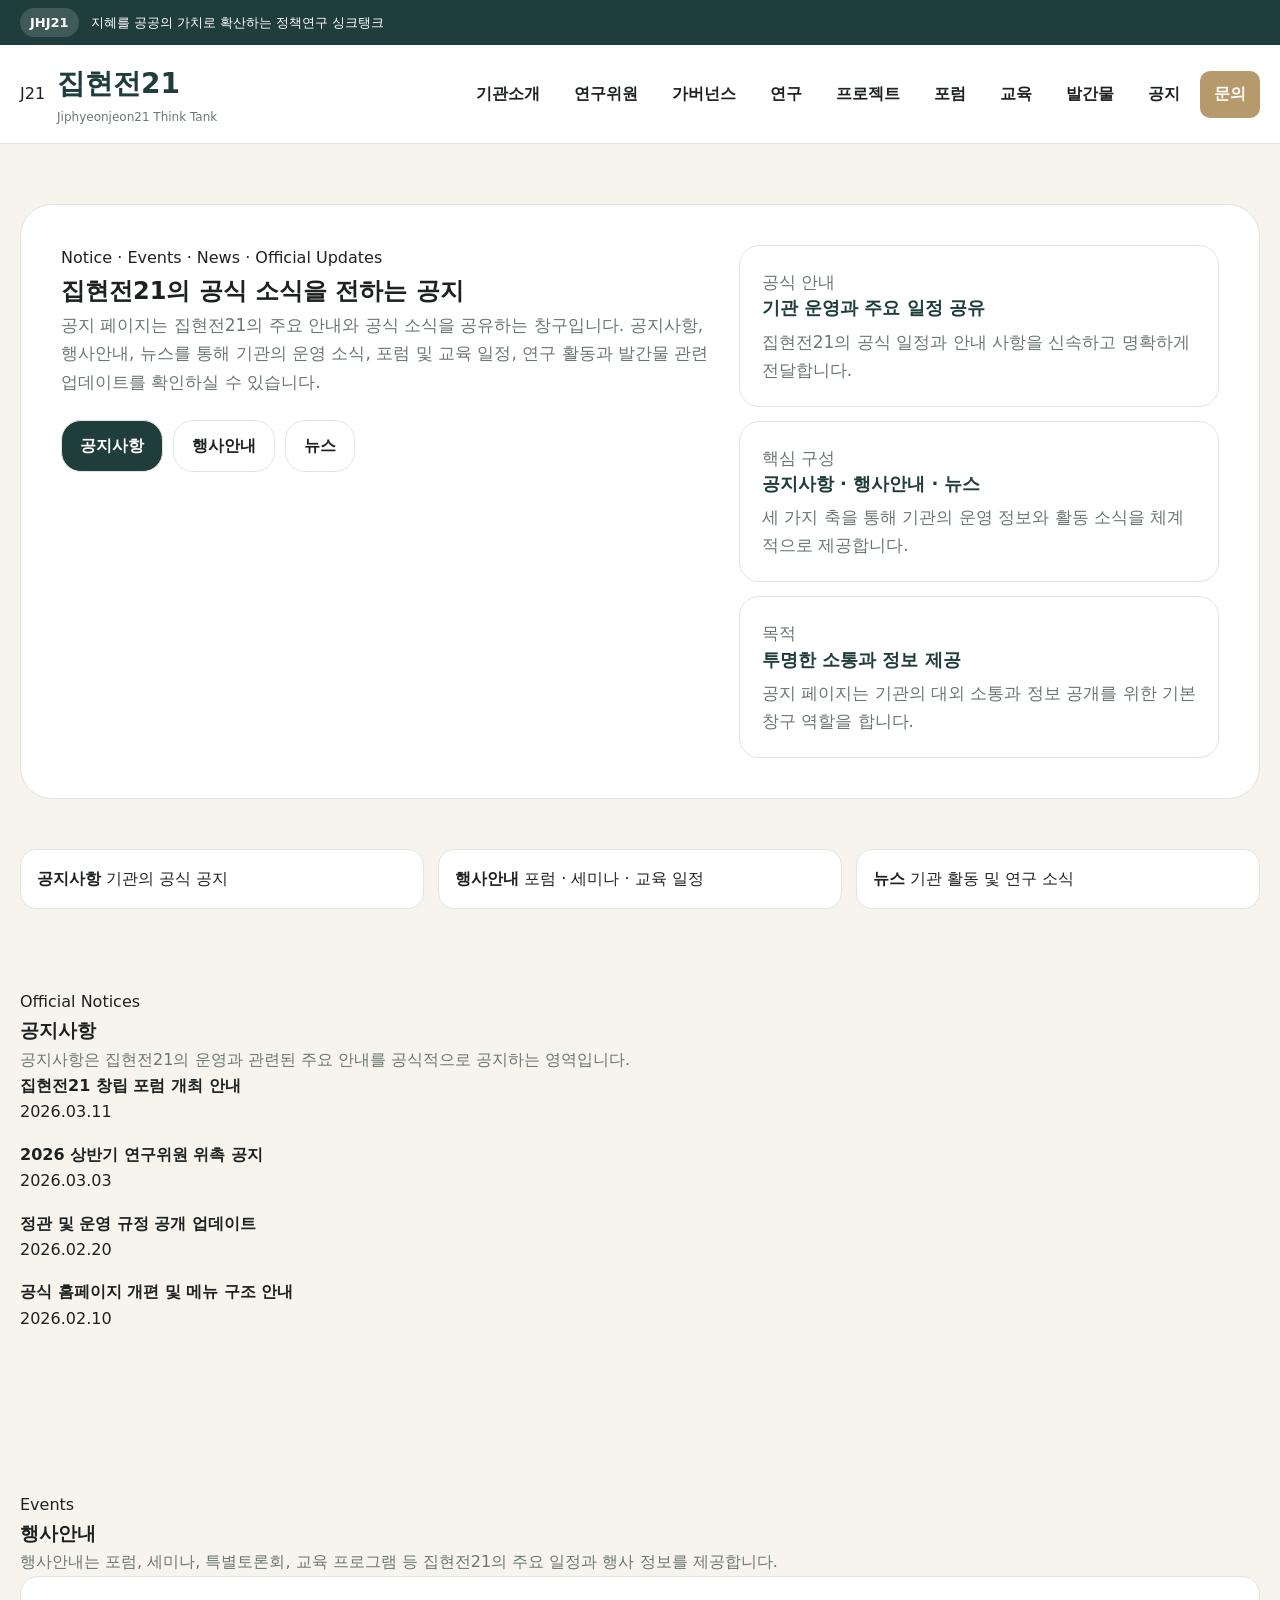
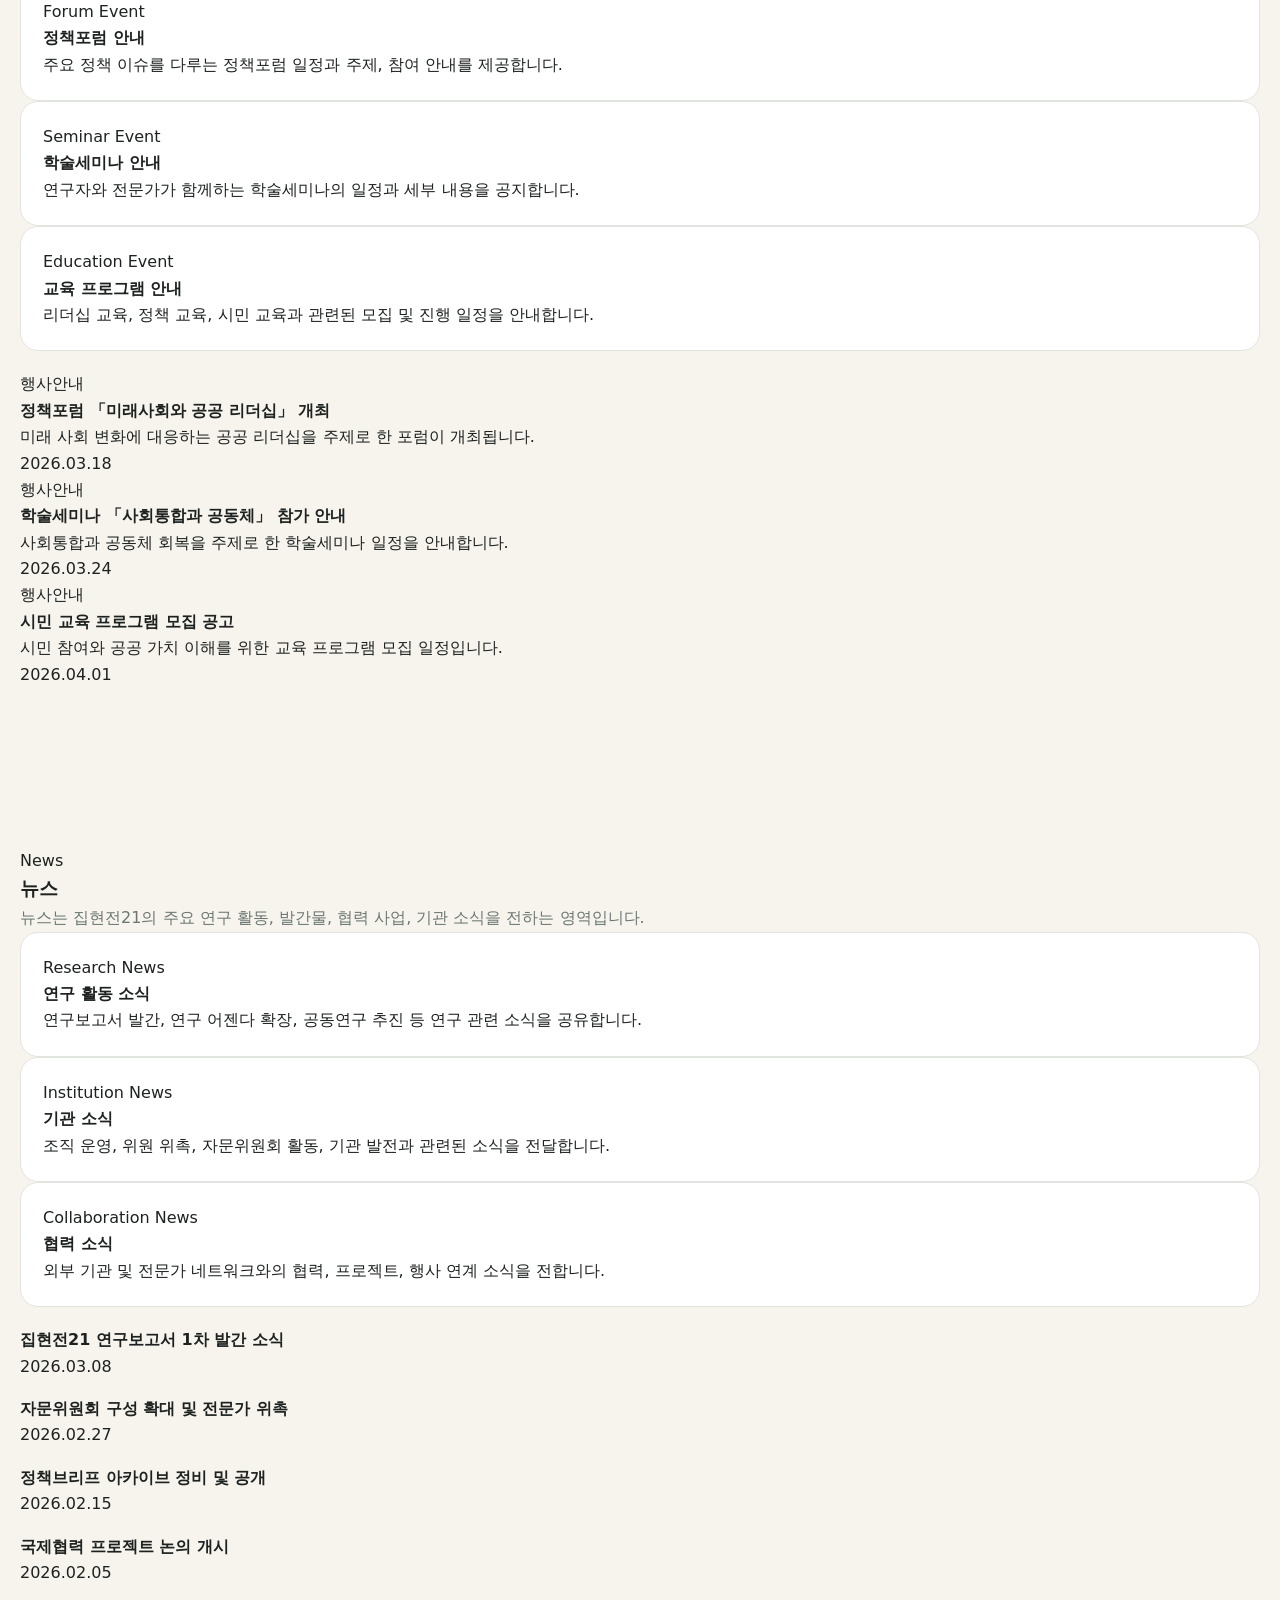
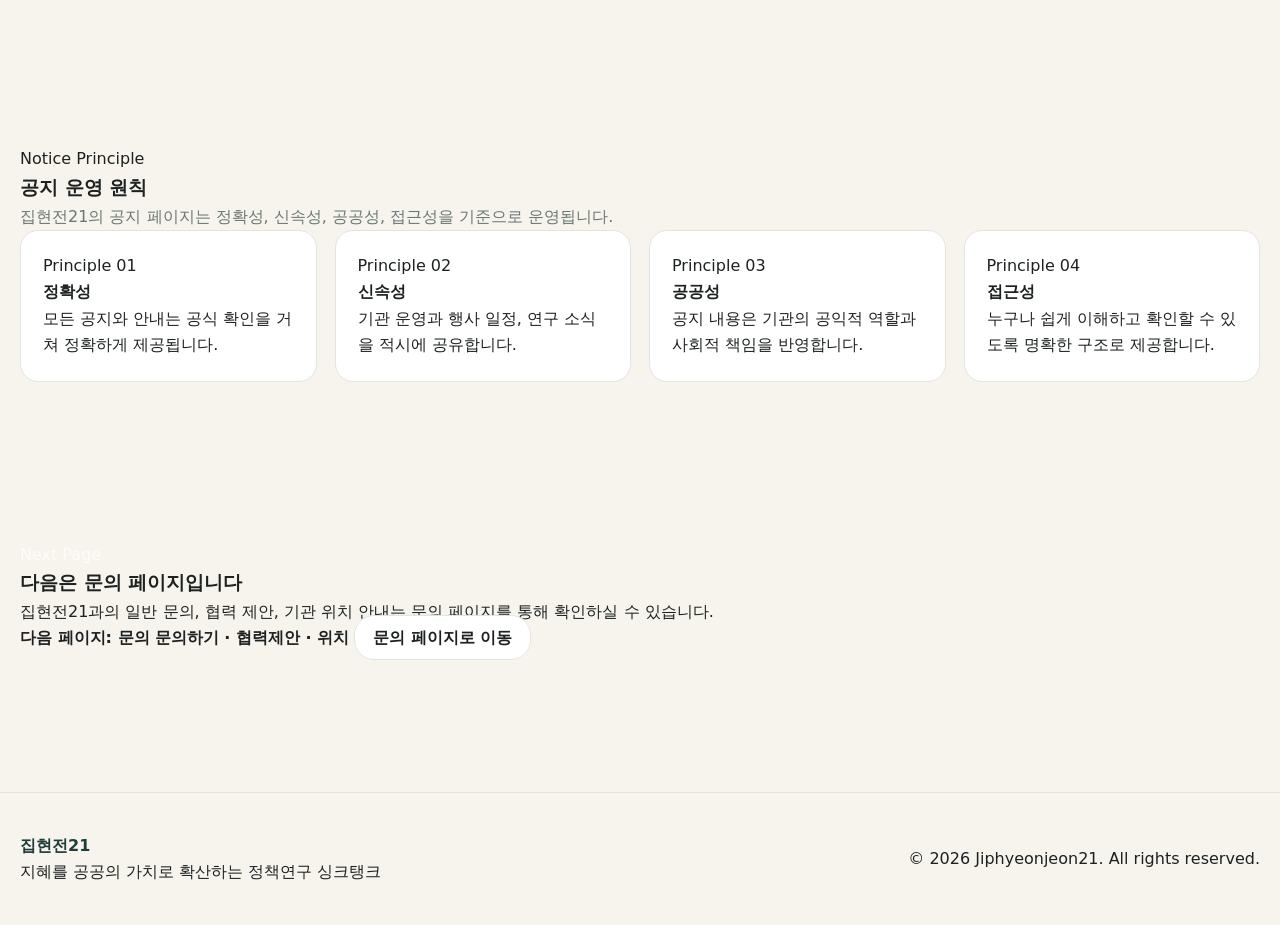
<file: notice.html>
<!doctype html>
<html lang="ko">
<head>
  <meta charset="utf-8" />
  <meta name="viewport" content="width=device-width, initial-scale=1" />
  <title>공지 | 집현전21</title>
  <meta name="description" content="집현전21의 공지사항, 행사안내, 뉴스 소식을 안내합니다." />
  <meta name="theme-color" content="#1f3d3a" />
  <link rel="stylesheet" href="./assets/style.css" />
</head>
<body>
  <div class="topbar">
    <div class="container topbar__inner">
      <span class="topbar__badge">JHJ21</span>
      <span>지혜를 공공의 가치로 확산하는 정책연구 싱크탱크</span>
    </div>
  </div>

  <header class="site-header">
    <div class="container site-header__inner">
      <a href="index.html" class="brand" aria-label="집현전21 홈으로 이동">
        <div class="brand__mark">J21</div>
        <div>
          <h1 class="brand__title">집현전21</h1>
          <p class="brand__subtitle">Jiphyeonjeon21 Think Tank</p>
        </div>
      </a>

      <nav class="nav" aria-label="주요 메뉴">
        <a href="about.html">기관소개</a>
        <a href="fellows.html">연구위원</a>
        <a href="statutes.html">가버넌스</a>
        <a href="research.html">연구</a>
        <a href="project.html">프로젝트</a>
        <a href="forum.html">포럼</a>
        <a href="education.html">교육</a>
        <a href="publication.html">발간물</a>
        <a href="notice.html">공지</a>
        <a href="contact.html" class="nav__cta">문의</a>
      </nav>
    </div>
  </header>

  <main>
    <!-- PAGE HERO -->
    <section class="hero">
      <div class="container">
        <div class="hero__panel">
          <div class="hero__grid">
            <div>
              <div class="eyebrow">Notice · Events · News · Official Updates</div>
              <h2>
                집현전21의 공식 소식을 전하는
                <span>공지</span>
              </h2>
              <p>
                공지 페이지는 집현전21의 주요 안내와 공식 소식을 공유하는 창구입니다.
                공지사항, 행사안내, 뉴스를 통해 기관의 운영 소식, 포럼 및 교육 일정,
                연구 활동과 발간물 관련 업데이트를 확인하실 수 있습니다.
              </p>
              <div class="hero__actions">
                <a class="btn btn--primary" href="#notice-list">공지사항</a>
                <a class="btn" href="#events">행사안내</a>
                <a class="btn" href="#news">뉴스</a>
              </div>
            </div>

            <div class="hero__aside">
              <article class="hero-card">
                <p class="hero-card__label">공식 안내</p>
                <h3 class="hero-card__title">기관 운영과 주요 일정 공유</h3>
                <p class="hero-card__text">
                  집현전21의 공식 일정과 안내 사항을 신속하고 명확하게 전달합니다.
                </p>
              </article>

              <article class="hero-card">
                <p class="hero-card__label">핵심 구성</p>
                <h3 class="hero-card__title">공지사항 · 행사안내 · 뉴스</h3>
                <p class="hero-card__text">
                  세 가지 축을 통해 기관의 운영 정보와 활동 소식을 체계적으로 제공합니다.
                </p>
              </article>

              <article class="hero-card">
                <p class="hero-card__label">목적</p>
                <h3 class="hero-card__title">투명한 소통과 정보 제공</h3>
                <p class="hero-card__text">
                  공지 페이지는 기관의 대외 소통과 정보 공개를 위한 기본 창구 역할을 합니다.
                </p>
              </article>
            </div>
          </div>
        </div>
      </div>
    </section>

    <!-- QUICK MAP -->
    <section class="quickmap">
      <div class="container">
        <div class="quickmap__grid" style="grid-template-columns: repeat(3, minmax(0, 1fr));">
          <a class="quickmap__item" href="#notice-list">
            <strong>공지사항</strong>
            <span>기관의 공식 공지</span>
          </a>
          <a class="quickmap__item" href="#events">
            <strong>행사안내</strong>
            <span>포럼 · 세미나 · 교육 일정</span>
          </a>
          <a class="quickmap__item" href="#news">
            <strong>뉴스</strong>
            <span>기관 활동 및 연구 소식</span>
          </a>
        </div>
      </div>
    </section>

    <!-- NOTICE LIST -->
    <section class="section" id="notice-list">
      <div class="container">
        <div class="section__head">
          <div>
            <span class="kicker">Official Notices</span>
            <h3>공지사항</h3>
            <p class="section__desc">
              공지사항은 집현전21의 운영과 관련된 주요 안내를 공식적으로 공지하는 영역입니다.
            </p>
          </div>
        </div>

        <div style="display:grid; gap:16px;">
          <article class="notice-item">
            <h4>집현전21 창립 포럼 개최 안내</h4>
            <span class="meta">2026.03.11</span>
          </article>

          <article class="notice-item">
            <h4>2026 상반기 연구위원 위촉 공지</h4>
            <span class="meta">2026.03.03</span>
          </article>

          <article class="notice-item">
            <h4>정관 및 운영 규정 공개 업데이트</h4>
            <span class="meta">2026.02.20</span>
          </article>

          <article class="notice-item">
            <h4>공식 홈페이지 개편 및 메뉴 구조 안내</h4>
            <span class="meta">2026.02.10</span>
          </article>
        </div>
      </div>
    </section>

    <!-- EVENTS -->
    <section class="section section--green" id="events">
      <div class="container">
        <div class="section__head">
          <div>
            <span class="kicker">Events</span>
            <h3>행사안내</h3>
            <p class="section__desc">
              행사안내는 포럼, 세미나, 특별토론회, 교육 프로그램 등 집현전21의 주요 일정과 행사 정보를 제공합니다.
            </p>
          </div>
        </div>

        <div class="grid-3">
          <article class="card">
            <p class="card__eyebrow">Forum Event</p>
            <h4>정책포럼 안내</h4>
            <p>
              주요 정책 이슈를 다루는 정책포럼 일정과 주제, 참여 안내를 제공합니다.
            </p>
          </article>

          <article class="card">
            <p class="card__eyebrow">Seminar Event</p>
            <h4>학술세미나 안내</h4>
            <p>
              연구자와 전문가가 함께하는 학술세미나의 일정과 세부 내용을 공지합니다.
            </p>
          </article>

          <article class="card">
            <p class="card__eyebrow">Education Event</p>
            <h4>교육 프로그램 안내</h4>
            <p>
              리더십 교육, 정책 교육, 시민 교육과 관련된 모집 및 진행 일정을 안내합니다.
            </p>
          </article>
        </div>

        <div style="height:20px;"></div>

        <div class="archive-wrap">
          <article class="archive-item">
            <div><span class="archive-tag">행사안내</span></div>
            <div>
              <h4>정책포럼 「미래사회와 공공 리더십」 개최</h4>
              <p>미래 사회 변화에 대응하는 공공 리더십을 주제로 한 포럼이 개최됩니다.</p>
            </div>
            <div class="meta">2026.03.18</div>
          </article>

          <article class="archive-item">
            <div><span class="archive-tag">행사안내</span></div>
            <div>
              <h4>학술세미나 「사회통합과 공동체」 참가 안내</h4>
              <p>사회통합과 공동체 회복을 주제로 한 학술세미나 일정을 안내합니다.</p>
            </div>
            <div class="meta">2026.03.24</div>
          </article>

          <article class="archive-item">
            <div><span class="archive-tag">행사안내</span></div>
            <div>
              <h4>시민 교육 프로그램 모집 공고</h4>
              <p>시민 참여와 공공 가치 이해를 위한 교육 프로그램 모집 일정입니다.</p>
            </div>
            <div class="meta">2026.04.01</div>
          </article>
        </div>
      </div>
    </section>

    <!-- NEWS -->
    <section class="section" id="news">
      <div class="container">
        <div class="section__head">
          <div>
            <span class="kicker">News</span>
            <h3>뉴스</h3>
            <p class="section__desc">
              뉴스는 집현전21의 주요 연구 활동, 발간물, 협력 사업, 기관 소식을 전하는 영역입니다.
            </p>
          </div>
        </div>

        <div class="grid-3">
          <article class="card">
            <p class="card__eyebrow">Research News</p>
            <h4>연구 활동 소식</h4>
            <p>
              연구보고서 발간, 연구 어젠다 확장, 공동연구 추진 등 연구 관련 소식을 공유합니다.
            </p>
          </article>

          <article class="card">
            <p class="card__eyebrow">Institution News</p>
            <h4>기관 소식</h4>
            <p>
              조직 운영, 위원 위촉, 자문위원회 활동, 기관 발전과 관련된 소식을 전달합니다.
            </p>
          </article>

          <article class="card">
            <p class="card__eyebrow">Collaboration News</p>
            <h4>협력 소식</h4>
            <p>
              외부 기관 및 전문가 네트워크와의 협력, 프로젝트, 행사 연계 소식을 전합니다.
            </p>
          </article>
        </div>

        <div style="height:20px;"></div>

        <div style="display:grid; gap:16px;">
          <article class="notice-item">
            <h4>집현전21 연구보고서 1차 발간 소식</h4>
            <span class="meta">2026.03.08</span>
          </article>

          <article class="notice-item">
            <h4>자문위원회 구성 확대 및 전문가 위촉</h4>
            <span class="meta">2026.02.27</span>
          </article>

          <article class="notice-item">
            <h4>정책브리프 아카이브 정비 및 공개</h4>
            <span class="meta">2026.02.15</span>
          </article>

          <article class="notice-item">
            <h4>국제협력 프로젝트 논의 개시</h4>
            <span class="meta">2026.02.05</span>
          </article>
        </div>
      </div>
    </section>

    <!-- NOTICE PRINCIPLE -->
    <section class="section section--green">
      <div class="container">
        <div class="section__head">
          <div>
            <span class="kicker">Notice Principle</span>
            <h3>공지 운영 원칙</h3>
            <p class="section__desc">
              집현전21의 공지 페이지는 정확성, 신속성, 공공성, 접근성을 기준으로 운영됩니다.
            </p>
          </div>
        </div>

        <div class="grid-4">
          <article class="card">
            <p class="card__eyebrow">Principle 01</p>
            <h4>정확성</h4>
            <p>모든 공지와 안내는 공식 확인을 거쳐 정확하게 제공됩니다.</p>
          </article>

          <article class="card">
            <p class="card__eyebrow">Principle 02</p>
            <h4>신속성</h4>
            <p>기관 운영과 행사 일정, 연구 소식을 적시에 공유합니다.</p>
          </article>

          <article class="card">
            <p class="card__eyebrow">Principle 03</p>
            <h4>공공성</h4>
            <p>공지 내용은 기관의 공익적 역할과 사회적 책임을 반영합니다.</p>
          </article>

          <article class="card">
            <p class="card__eyebrow">Principle 04</p>
            <h4>접근성</h4>
            <p>누구나 쉽게 이해하고 확인할 수 있도록 명확한 구조로 제공합니다.</p>
          </article>
        </div>
      </div>
    </section>

    <!-- NEXT -->
    <section class="section">
      <div class="container">
        <div class="contact-band">
          <div class="contact-band__grid">
            <div>
              <span class="kicker" style="color: rgba(255,255,255,0.72);">Next Page</span>
              <h3>다음은 문의 페이지입니다</h3>
              <p>
                집현전21과의 일반 문의, 협력 제안, 기관 위치 안내는 문의 페이지를 통해 확인하실 수 있습니다.
              </p>
            </div>
            <div class="contact-meta">
              <strong>다음 페이지: 문의</strong>
              <strong>문의하기 · 협력제안 · 위치</strong>
              <a class="btn" href="contact.html">문의 페이지로 이동</a>
            </div>
          </div>
        </div>
      </div>
    </section>
  </main>

  <footer class="site-footer">
    <div class="container site-footer__inner">
      <div>
        <strong style="color: var(--primary);">집현전21</strong><br />
        지혜를 공공의 가치로 확산하는 정책연구 싱크탱크
      </div>
      <div>© 2026 Jiphyeonjeon21. All rights reserved.</div>
    </div>
  </footer>
</body>
</html>
</file>
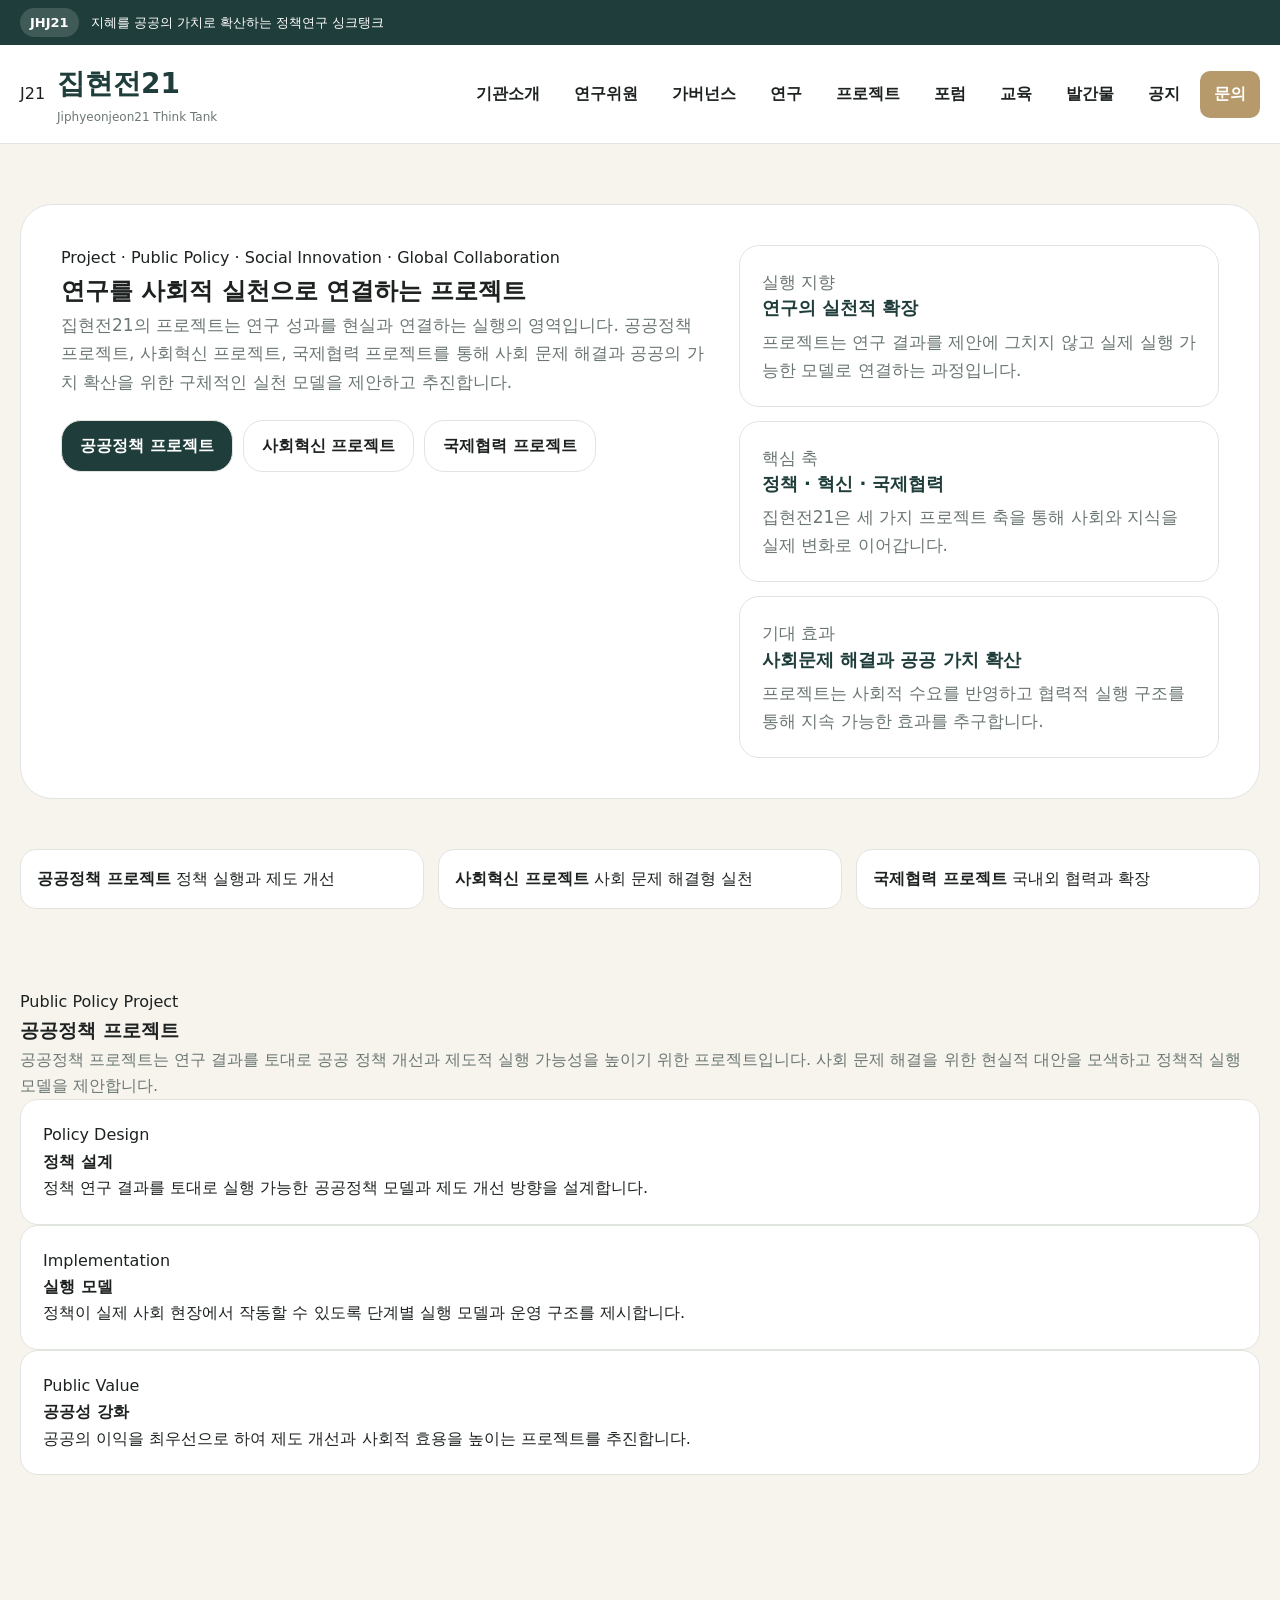
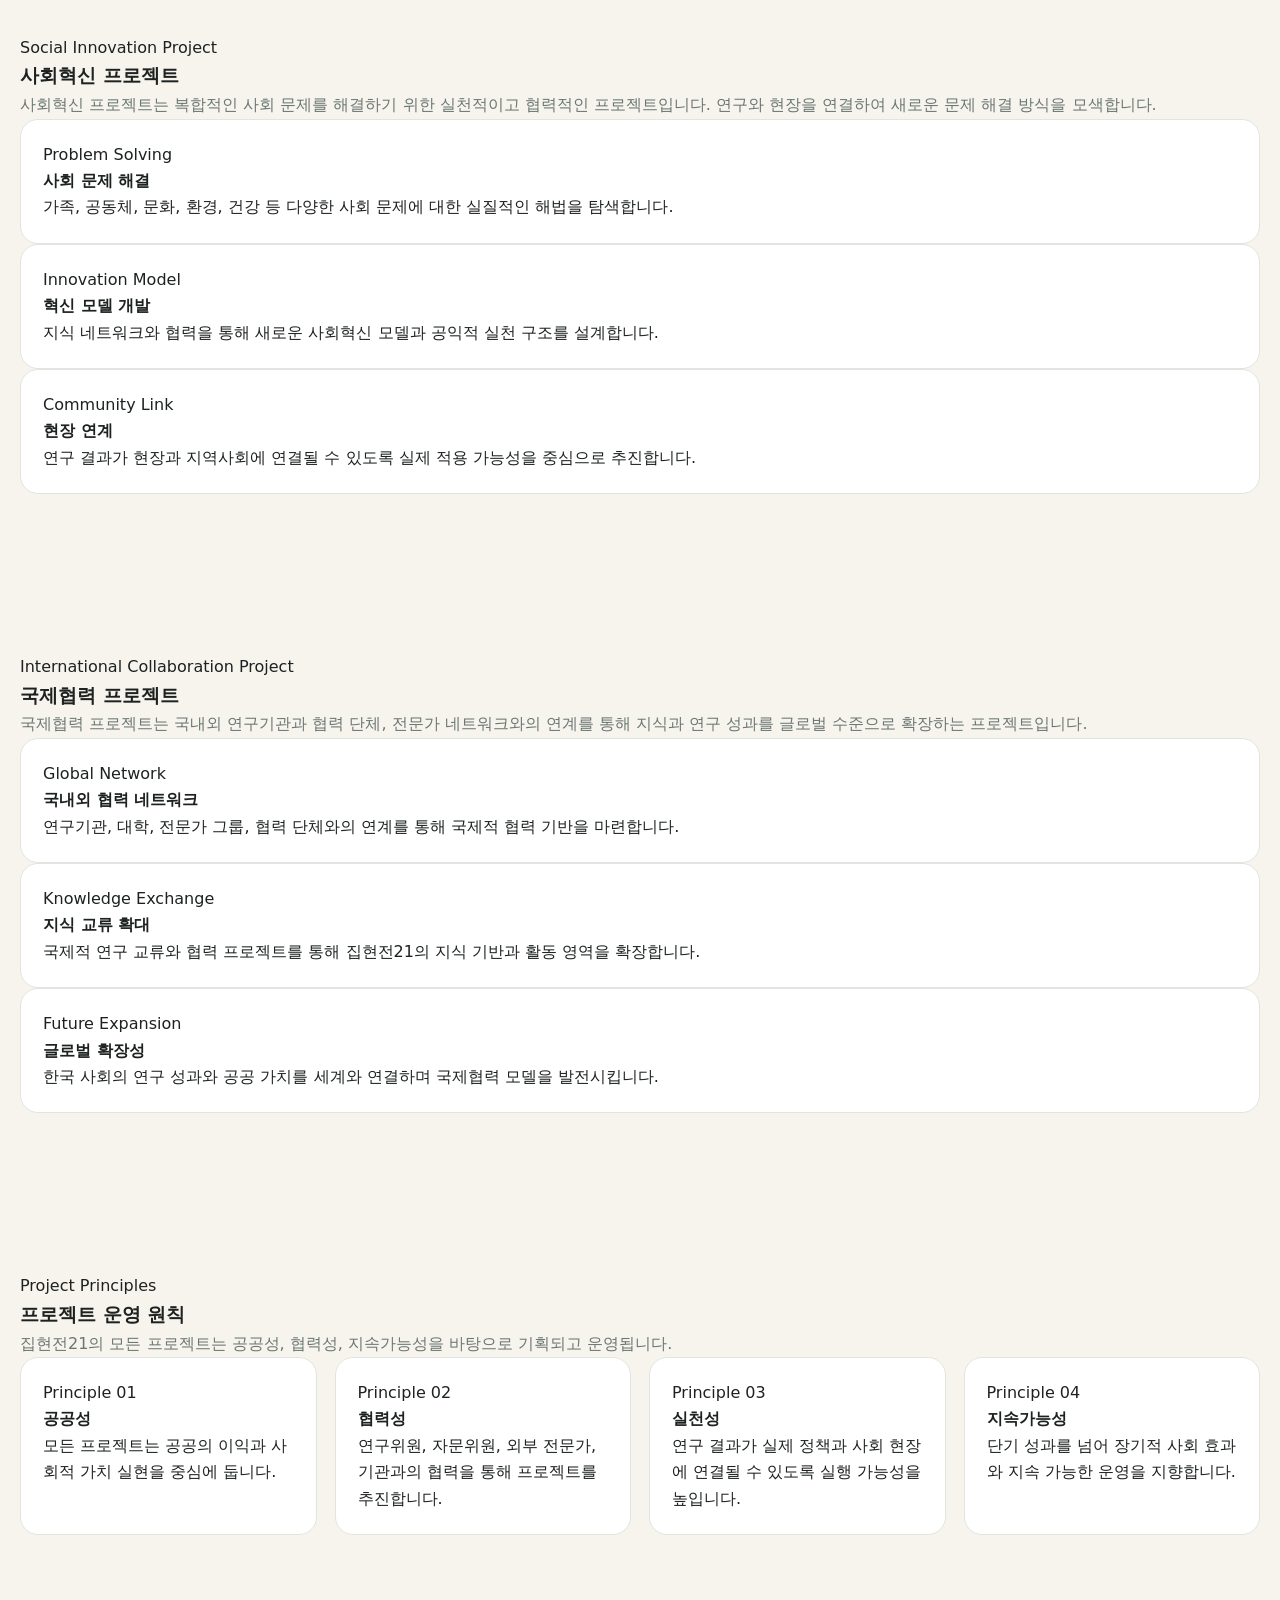
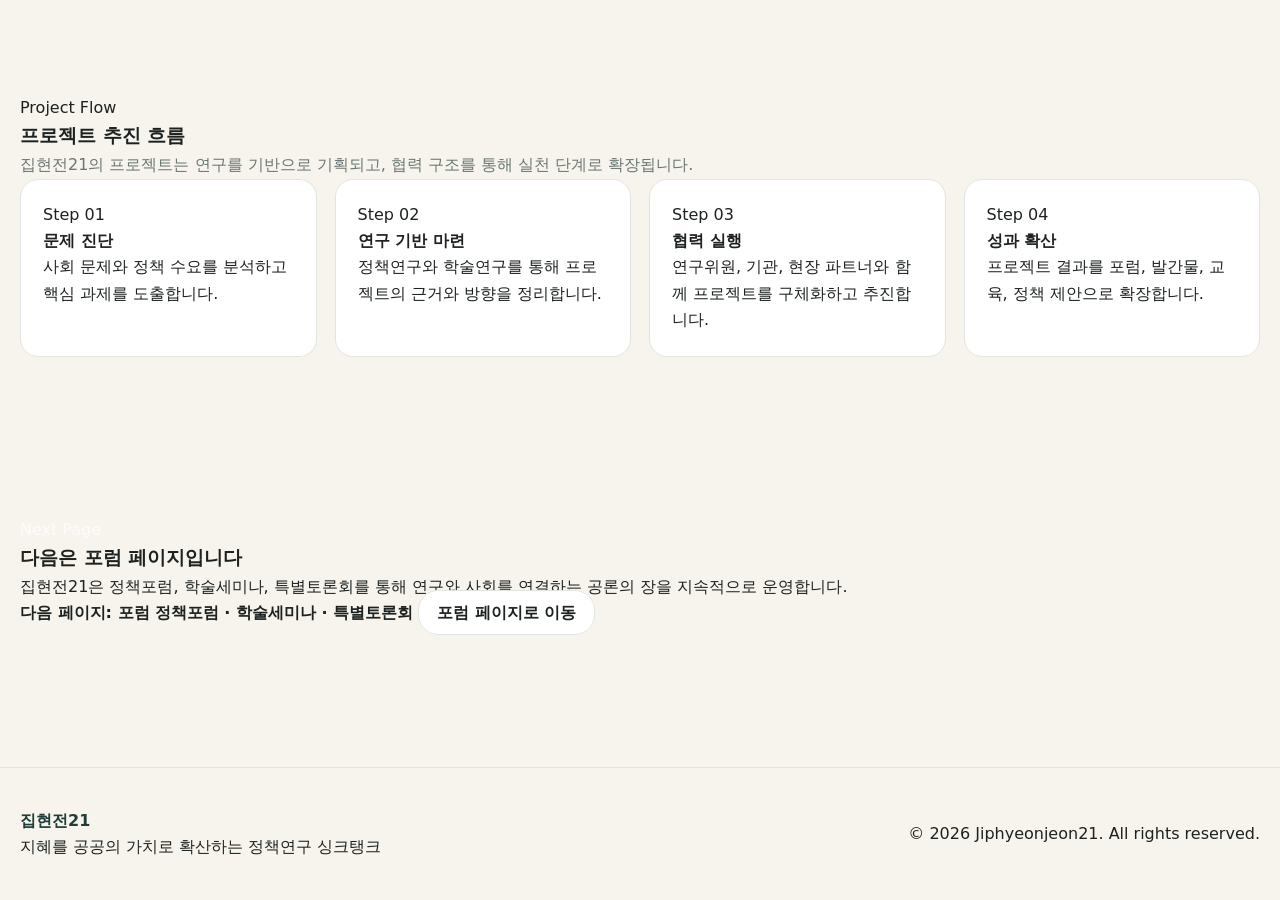
<file: project.html>
<!doctype html>
<html lang="ko">
<head>
  <meta charset="utf-8" />
  <meta name="viewport" content="width=device-width, initial-scale=1" />
  <title>프로젝트 | 집현전21</title>
  <meta name="description" content="집현전21의 공공정책 프로젝트, 사회혁신 프로젝트, 국제협력 프로젝트를 소개합니다." />
  <meta name="theme-color" content="#1f3d3a" />
  <link rel="stylesheet" href="./assets/style.css" />
</head>
<body>
  <div class="topbar">
    <div class="container topbar__inner">
      <span class="topbar__badge">JHJ21</span>
      <span>지혜를 공공의 가치로 확산하는 정책연구 싱크탱크</span>
    </div>
  </div>

  <header class="site-header">
    <div class="container site-header__inner">
      <a href="index.html" class="brand" aria-label="집현전21 홈으로 이동">
        <div class="brand__mark">J21</div>
        <div>
          <h1 class="brand__title">집현전21</h1>
          <p class="brand__subtitle">Jiphyeonjeon21 Think Tank</p>
        </div>
      </a>

      <nav class="nav" aria-label="주요 메뉴">
        <a href="about.html">기관소개</a>
        <a href="fellows.html">연구위원</a>
        <a href="statutes.html">가버넌스</a>
        <a href="research.html">연구</a>
        <a href="project.html">프로젝트</a>
        <a href="forum.html">포럼</a>
        <a href="education.html">교육</a>
        <a href="publication.html">발간물</a>
        <a href="notice.html">공지</a>
        <a href="contact.html" class="nav__cta">문의</a>
      </nav>
    </div>
  </header>

  <main>
    <!-- PAGE HERO -->
    <section class="hero">
      <div class="container">
        <div class="hero__panel">
          <div class="hero__grid">
            <div>
              <div class="eyebrow">Project · Public Policy · Social Innovation · Global Collaboration</div>
              <h2>
                연구를 사회적 실천으로 연결하는
                <span>프로젝트</span>
              </h2>
              <p>
                집현전21의 프로젝트는 연구 성과를 현실과 연결하는 실행의 영역입니다.
                공공정책 프로젝트, 사회혁신 프로젝트, 국제협력 프로젝트를 통해
                사회 문제 해결과 공공의 가치 확산을 위한 구체적인 실천 모델을 제안하고 추진합니다.
              </p>
              <div class="hero__actions">
                <a class="btn btn--primary" href="#policy-project">공공정책 프로젝트</a>
                <a class="btn" href="#innovation-project">사회혁신 프로젝트</a>
                <a class="btn" href="#global-project">국제협력 프로젝트</a>
              </div>
            </div>

            <div class="hero__aside">
              <article class="hero-card">
                <p class="hero-card__label">실행 지향</p>
                <h3 class="hero-card__title">연구의 실천적 확장</h3>
                <p class="hero-card__text">
                  프로젝트는 연구 결과를 제안에 그치지 않고 실제 실행 가능한 모델로 연결하는 과정입니다.
                </p>
              </article>

              <article class="hero-card">
                <p class="hero-card__label">핵심 축</p>
                <h3 class="hero-card__title">정책 · 혁신 · 국제협력</h3>
                <p class="hero-card__text">
                  집현전21은 세 가지 프로젝트 축을 통해 사회와 지식을 실제 변화로 이어갑니다.
                </p>
              </article>

              <article class="hero-card">
                <p class="hero-card__label">기대 효과</p>
                <h3 class="hero-card__title">사회문제 해결과 공공 가치 확산</h3>
                <p class="hero-card__text">
                  프로젝트는 사회적 수요를 반영하고 협력적 실행 구조를 통해 지속 가능한 효과를 추구합니다.
                </p>
              </article>
            </div>
          </div>
        </div>
      </div>
    </section>

    <!-- QUICK MAP -->
    <section class="quickmap">
      <div class="container">
        <div class="quickmap__grid" style="grid-template-columns: repeat(3, minmax(0, 1fr));">
          <a class="quickmap__item" href="#policy-project">
            <strong>공공정책 프로젝트</strong>
            <span>정책 실행과 제도 개선</span>
          </a>
          <a class="quickmap__item" href="#innovation-project">
            <strong>사회혁신 프로젝트</strong>
            <span>사회 문제 해결형 실천</span>
          </a>
          <a class="quickmap__item" href="#global-project">
            <strong>국제협력 프로젝트</strong>
            <span>국내외 협력과 확장</span>
          </a>
        </div>
      </div>
    </section>

    <!-- POLICY PROJECT -->
    <section class="section" id="policy-project">
      <div class="container">
        <div class="section__head">
          <div>
            <span class="kicker">Public Policy Project</span>
            <h3>공공정책 프로젝트</h3>
            <p class="section__desc">
              공공정책 프로젝트는 연구 결과를 토대로 공공 정책 개선과 제도적 실행 가능성을 높이기 위한 프로젝트입니다.
              사회 문제 해결을 위한 현실적 대안을 모색하고 정책적 실행 모델을 제안합니다.
            </p>
          </div>
        </div>

        <div class="grid-3">
          <article class="card">
            <p class="card__eyebrow">Policy Design</p>
            <h4>정책 설계</h4>
            <p>
              정책 연구 결과를 토대로 실행 가능한 공공정책 모델과 제도 개선 방향을 설계합니다.
            </p>
          </article>

          <article class="card">
            <p class="card__eyebrow">Implementation</p>
            <h4>실행 모델</h4>
            <p>
              정책이 실제 사회 현장에서 작동할 수 있도록 단계별 실행 모델과 운영 구조를 제시합니다.
            </p>
          </article>

          <article class="card">
            <p class="card__eyebrow">Public Value</p>
            <h4>공공성 강화</h4>
            <p>
              공공의 이익을 최우선으로 하여 제도 개선과 사회적 효용을 높이는 프로젝트를 추진합니다.
            </p>
          </article>
        </div>
      </div>
    </section>

    <!-- SOCIAL INNOVATION PROJECT -->
    <section class="section section--green" id="innovation-project">
      <div class="container">
        <div class="section__head">
          <div>
            <span class="kicker">Social Innovation Project</span>
            <h3>사회혁신 프로젝트</h3>
            <p class="section__desc">
              사회혁신 프로젝트는 복합적인 사회 문제를 해결하기 위한 실천적이고 협력적인 프로젝트입니다.
              연구와 현장을 연결하여 새로운 문제 해결 방식을 모색합니다.
            </p>
          </div>
        </div>

        <div class="grid-3">
          <article class="card">
            <p class="card__eyebrow">Problem Solving</p>
            <h4>사회 문제 해결</h4>
            <p>
              가족, 공동체, 문화, 환경, 건강 등 다양한 사회 문제에 대한 실질적인 해법을 탐색합니다.
            </p>
          </article>

          <article class="card">
            <p class="card__eyebrow">Innovation Model</p>
            <h4>혁신 모델 개발</h4>
            <p>
              지식 네트워크와 협력을 통해 새로운 사회혁신 모델과 공익적 실천 구조를 설계합니다.
            </p>
          </article>

          <article class="card">
            <p class="card__eyebrow">Community Link</p>
            <h4>현장 연계</h4>
            <p>
              연구 결과가 현장과 지역사회에 연결될 수 있도록 실제 적용 가능성을 중심으로 추진합니다.
            </p>
          </article>
        </div>
      </div>
    </section>

    <!-- GLOBAL PROJECT -->
    <section class="section" id="global-project">
      <div class="container">
        <div class="section__head">
          <div>
            <span class="kicker">International Collaboration Project</span>
            <h3>국제협력 프로젝트</h3>
            <p class="section__desc">
              국제협력 프로젝트는 국내외 연구기관과 협력 단체, 전문가 네트워크와의 연계를 통해
              지식과 연구 성과를 글로벌 수준으로 확장하는 프로젝트입니다.
            </p>
          </div>
        </div>

        <div class="grid-3">
          <article class="card">
            <p class="card__eyebrow">Global Network</p>
            <h4>국내외 협력 네트워크</h4>
            <p>
              연구기관, 대학, 전문가 그룹, 협력 단체와의 연계를 통해 국제적 협력 기반을 마련합니다.
            </p>
          </article>

          <article class="card">
            <p class="card__eyebrow">Knowledge Exchange</p>
            <h4>지식 교류 확대</h4>
            <p>
              국제적 연구 교류와 협력 프로젝트를 통해 집현전21의 지식 기반과 활동 영역을 확장합니다.
            </p>
          </article>

          <article class="card">
            <p class="card__eyebrow">Future Expansion</p>
            <h4>글로벌 확장성</h4>
            <p>
              한국 사회의 연구 성과와 공공 가치를 세계와 연결하며 국제협력 모델을 발전시킵니다.
            </p>
          </article>
        </div>
      </div>
    </section>

    <!-- PROJECT PRINCIPLES -->
    <section class="section section--green">
      <div class="container">
        <div class="section__head">
          <div>
            <span class="kicker">Project Principles</span>
            <h3>프로젝트 운영 원칙</h3>
            <p class="section__desc">
              집현전21의 모든 프로젝트는 공공성, 협력성, 지속가능성을 바탕으로 기획되고 운영됩니다.
            </p>
          </div>
        </div>

        <div class="grid-4">
          <article class="card">
            <p class="card__eyebrow">Principle 01</p>
            <h4>공공성</h4>
            <p>모든 프로젝트는 공공의 이익과 사회적 가치 실현을 중심에 둡니다.</p>
          </article>

          <article class="card">
            <p class="card__eyebrow">Principle 02</p>
            <h4>협력성</h4>
            <p>연구위원, 자문위원, 외부 전문가, 기관과의 협력을 통해 프로젝트를 추진합니다.</p>
          </article>

          <article class="card">
            <p class="card__eyebrow">Principle 03</p>
            <h4>실천성</h4>
            <p>연구 결과가 실제 정책과 사회 현장에 연결될 수 있도록 실행 가능성을 높입니다.</p>
          </article>

          <article class="card">
            <p class="card__eyebrow">Principle 04</p>
            <h4>지속가능성</h4>
            <p>단기 성과를 넘어 장기적 사회 효과와 지속 가능한 운영을 지향합니다.</p>
          </article>
        </div>
      </div>
    </section>

    <!-- PROJECT FLOW -->
    <section class="section">
      <div class="container">
        <div class="section__head">
          <div>
            <span class="kicker">Project Flow</span>
            <h3>프로젝트 추진 흐름</h3>
            <p class="section__desc">
              집현전21의 프로젝트는 연구를 기반으로 기획되고, 협력 구조를 통해 실천 단계로 확장됩니다.
            </p>
          </div>
        </div>

        <div class="grid-4">
          <article class="card">
            <p class="card__eyebrow">Step 01</p>
            <h4>문제 진단</h4>
            <p>사회 문제와 정책 수요를 분석하고 핵심 과제를 도출합니다.</p>
          </article>

          <article class="card">
            <p class="card__eyebrow">Step 02</p>
            <h4>연구 기반 마련</h4>
            <p>정책연구와 학술연구를 통해 프로젝트의 근거와 방향을 정리합니다.</p>
          </article>

          <article class="card">
            <p class="card__eyebrow">Step 03</p>
            <h4>협력 실행</h4>
            <p>연구위원, 기관, 현장 파트너와 함께 프로젝트를 구체화하고 추진합니다.</p>
          </article>

          <article class="card">
            <p class="card__eyebrow">Step 04</p>
            <h4>성과 확산</h4>
            <p>프로젝트 결과를 포럼, 발간물, 교육, 정책 제안으로 확장합니다.</p>
          </article>
        </div>
      </div>
    </section>

    <!-- NEXT -->
    <section class="section">
      <div class="container">
        <div class="contact-band">
          <div class="contact-band__grid">
            <div>
              <span class="kicker" style="color: rgba(255,255,255,0.72);">Next Page</span>
              <h3>다음은 포럼 페이지입니다</h3>
              <p>
                집현전21은 정책포럼, 학술세미나, 특별토론회를 통해 연구와 사회를 연결하는
                공론의 장을 지속적으로 운영합니다.
              </p>
            </div>
            <div class="contact-meta">
              <strong>다음 페이지: 포럼</strong>
              <strong>정책포럼 · 학술세미나 · 특별토론회</strong>
              <a class="btn" href="forum.html">포럼 페이지로 이동</a>
            </div>
          </div>
        </div>
      </div>
    </section>
  </main>

  <footer class="site-footer">
    <div class="container site-footer__inner">
      <div>
        <strong style="color: var(--primary);">집현전21</strong><br />
        지혜를 공공의 가치로 확산하는 정책연구 싱크탱크
      </div>
      <div>© 2026 Jiphyeonjeon21. All rights reserved.</div>
    </div>
  </footer>
</body>
</html>
</file>
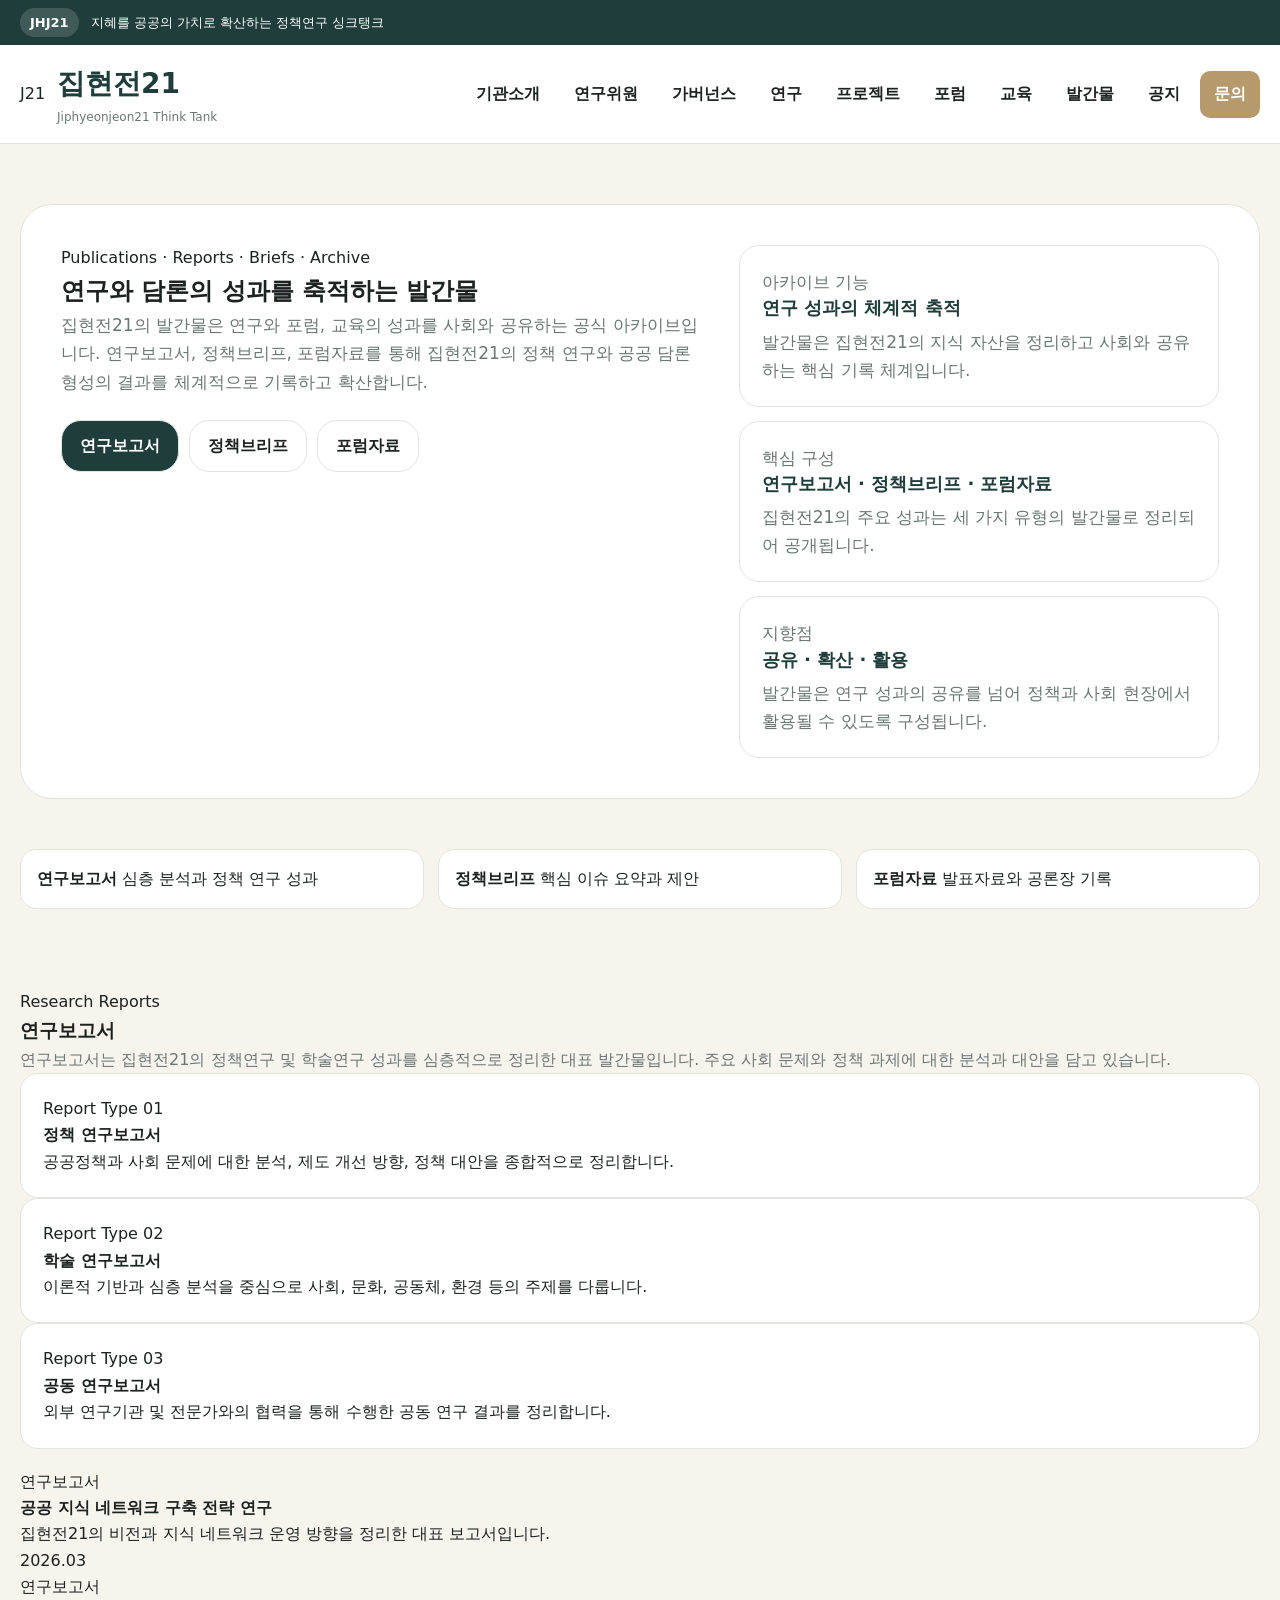
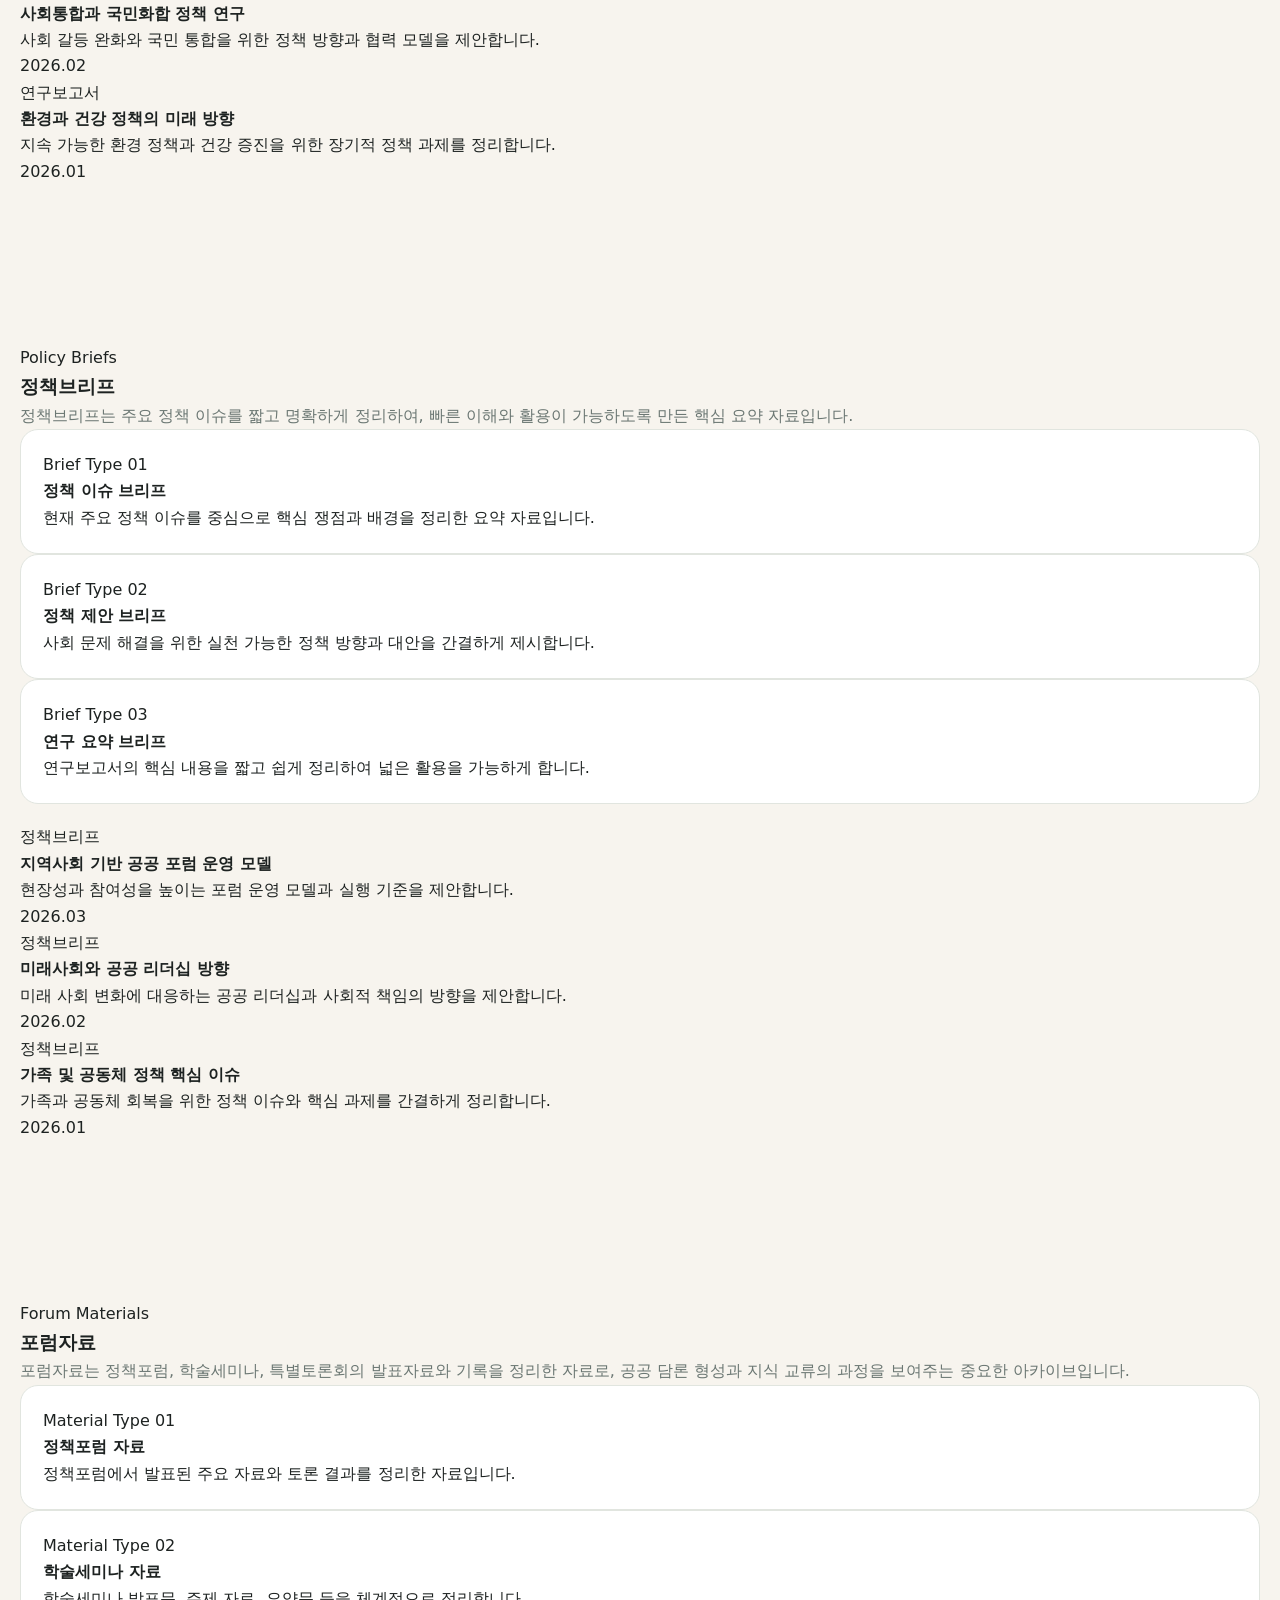
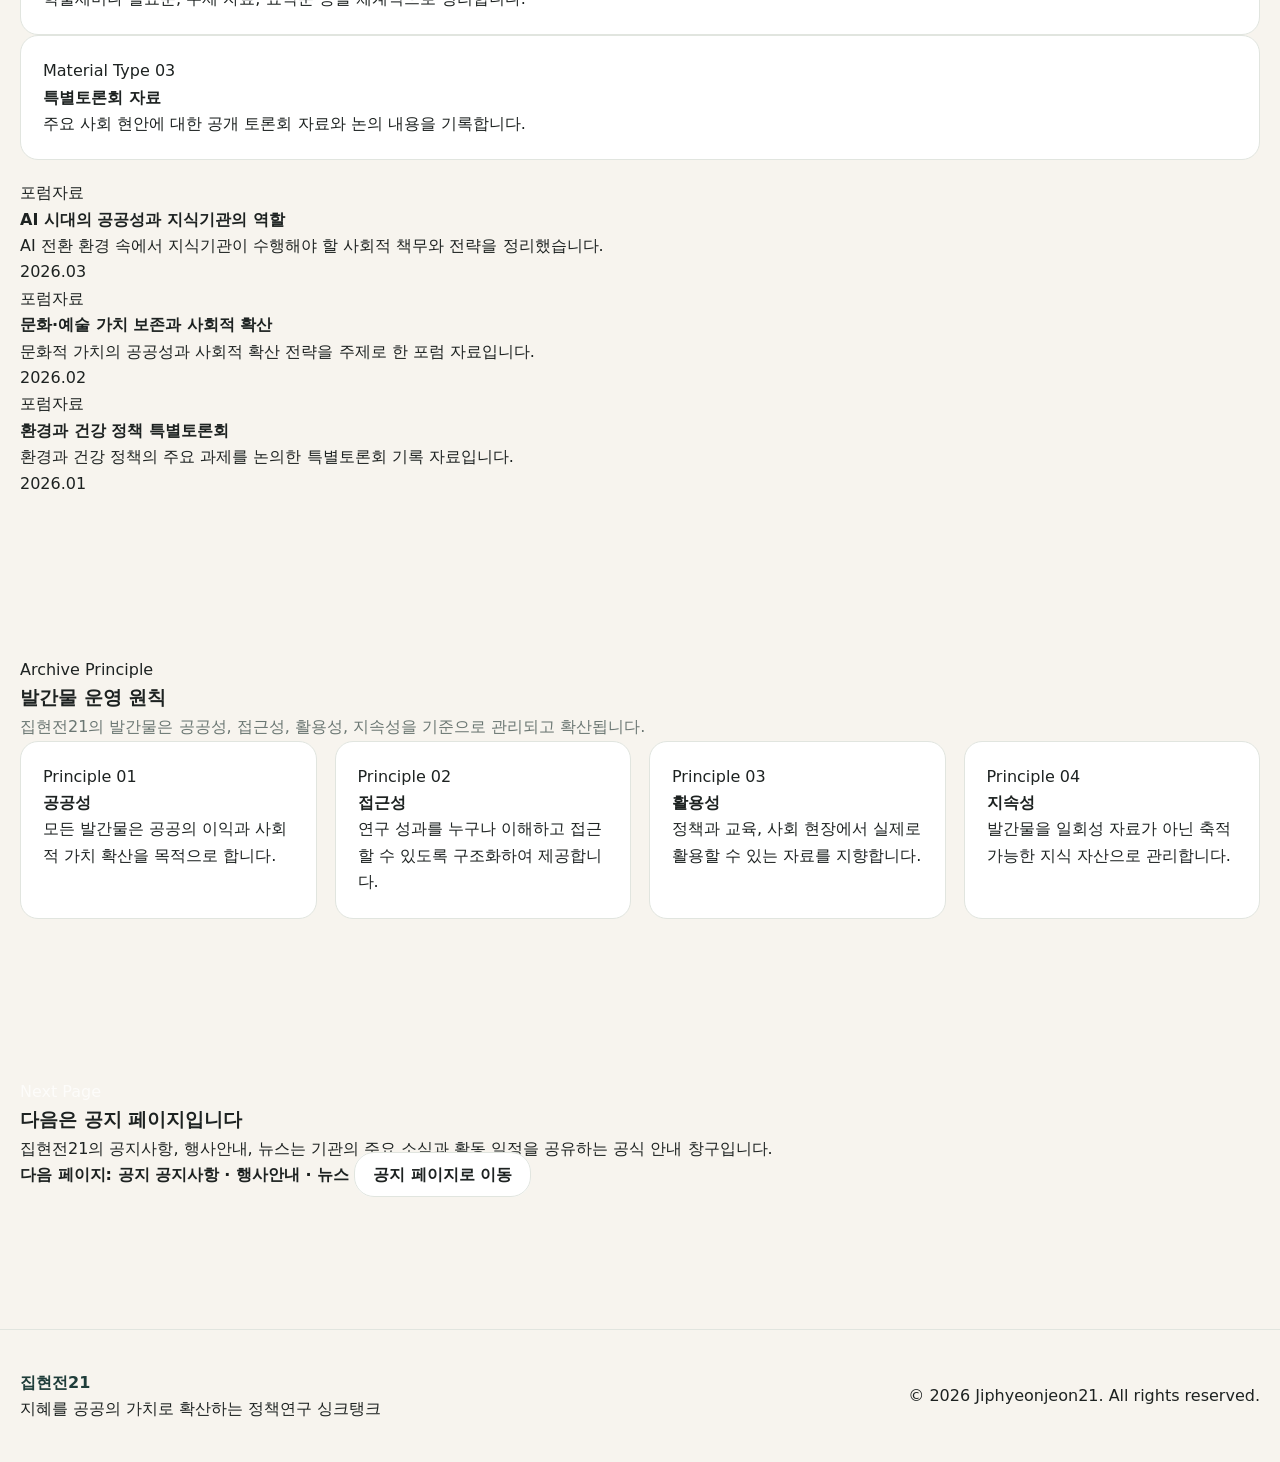
<file: publication.html>
<!doctype html>
<html lang="ko">
<head>
  <meta charset="utf-8" />
  <meta name="viewport" content="width=device-width, initial-scale=1" />
  <title>발간물 | 집현전21</title>
  <meta name="description" content="집현전21의 연구보고서, 정책브리프, 포럼자료를 소개합니다." />
  <meta name="theme-color" content="#1f3d3a" />
  <link rel="stylesheet" href="./assets/style.css" />
</head>
<body>
  <div class="topbar">
    <div class="container topbar__inner">
      <span class="topbar__badge">JHJ21</span>
      <span>지혜를 공공의 가치로 확산하는 정책연구 싱크탱크</span>
    </div>
  </div>

  <header class="site-header">
    <div class="container site-header__inner">
      <a href="index.html" class="brand" aria-label="집현전21 홈으로 이동">
        <div class="brand__mark">J21</div>
        <div>
          <h1 class="brand__title">집현전21</h1>
          <p class="brand__subtitle">Jiphyeonjeon21 Think Tank</p>
        </div>
      </a>

      <nav class="nav" aria-label="주요 메뉴">
        <a href="about.html">기관소개</a>
        <a href="fellows.html">연구위원</a>
        <a href="statutes.html">가버넌스</a>
        <a href="research.html">연구</a>
        <a href="project.html">프로젝트</a>
        <a href="forum.html">포럼</a>
        <a href="education.html">교육</a>
        <a href="publication.html">발간물</a>
        <a href="notice.html">공지</a>
        <a href="contact.html" class="nav__cta">문의</a>
      </nav>
    </div>
  </header>

  <main>
    <!-- PAGE HERO -->
    <section class="hero">
      <div class="container">
        <div class="hero__panel">
          <div class="hero__grid">
            <div>
              <div class="eyebrow">Publications · Reports · Briefs · Archive</div>
              <h2>
                연구와 담론의 성과를 축적하는
                <span>발간물</span>
              </h2>
              <p>
                집현전21의 발간물은 연구와 포럼, 교육의 성과를 사회와 공유하는 공식 아카이브입니다.
                연구보고서, 정책브리프, 포럼자료를 통해 집현전21의 정책 연구와 공공 담론 형성의 결과를
                체계적으로 기록하고 확산합니다.
              </p>
              <div class="hero__actions">
                <a class="btn btn--primary" href="#reports">연구보고서</a>
                <a class="btn" href="#briefs">정책브리프</a>
                <a class="btn" href="#forum-materials">포럼자료</a>
              </div>
            </div>

            <div class="hero__aside">
              <article class="hero-card">
                <p class="hero-card__label">아카이브 기능</p>
                <h3 class="hero-card__title">연구 성과의 체계적 축적</h3>
                <p class="hero-card__text">
                  발간물은 집현전21의 지식 자산을 정리하고 사회와 공유하는 핵심 기록 체계입니다.
                </p>
              </article>

              <article class="hero-card">
                <p class="hero-card__label">핵심 구성</p>
                <h3 class="hero-card__title">연구보고서 · 정책브리프 · 포럼자료</h3>
                <p class="hero-card__text">
                  집현전21의 주요 성과는 세 가지 유형의 발간물로 정리되어 공개됩니다.
                </p>
              </article>

              <article class="hero-card">
                <p class="hero-card__label">지향점</p>
                <h3 class="hero-card__title">공유 · 확산 · 활용</h3>
                <p class="hero-card__text">
                  발간물은 연구 성과의 공유를 넘어 정책과 사회 현장에서 활용될 수 있도록 구성됩니다.
                </p>
              </article>
            </div>
          </div>
        </div>
      </div>
    </section>

    <!-- QUICK MAP -->
    <section class="quickmap">
      <div class="container">
        <div class="quickmap__grid" style="grid-template-columns: repeat(3, minmax(0, 1fr));">
          <a class="quickmap__item" href="#reports">
            <strong>연구보고서</strong>
            <span>심층 분석과 정책 연구 성과</span>
          </a>
          <a class="quickmap__item" href="#briefs">
            <strong>정책브리프</strong>
            <span>핵심 이슈 요약과 제안</span>
          </a>
          <a class="quickmap__item" href="#forum-materials">
            <strong>포럼자료</strong>
            <span>발표자료와 공론장 기록</span>
          </a>
        </div>
      </div>
    </section>

    <!-- REPORTS -->
    <section class="section" id="reports">
      <div class="container">
        <div class="section__head">
          <div>
            <span class="kicker">Research Reports</span>
            <h3>연구보고서</h3>
            <p class="section__desc">
              연구보고서는 집현전21의 정책연구 및 학술연구 성과를 심층적으로 정리한 대표 발간물입니다.
              주요 사회 문제와 정책 과제에 대한 분석과 대안을 담고 있습니다.
            </p>
          </div>
        </div>

        <div class="grid-3">
          <article class="card">
            <p class="card__eyebrow">Report Type 01</p>
            <h4>정책 연구보고서</h4>
            <p>
              공공정책과 사회 문제에 대한 분석, 제도 개선 방향, 정책 대안을 종합적으로 정리합니다.
            </p>
          </article>

          <article class="card">
            <p class="card__eyebrow">Report Type 02</p>
            <h4>학술 연구보고서</h4>
            <p>
              이론적 기반과 심층 분석을 중심으로 사회, 문화, 공동체, 환경 등의 주제를 다룹니다.
            </p>
          </article>

          <article class="card">
            <p class="card__eyebrow">Report Type 03</p>
            <h4>공동 연구보고서</h4>
            <p>
              외부 연구기관 및 전문가와의 협력을 통해 수행한 공동 연구 결과를 정리합니다.
            </p>
          </article>
        </div>

        <div style="height:20px;"></div>

        <div class="archive-wrap">
          <article class="archive-item">
            <div><span class="archive-tag">연구보고서</span></div>
            <div>
              <h4>공공 지식 네트워크 구축 전략 연구</h4>
              <p>집현전21의 비전과 지식 네트워크 운영 방향을 정리한 대표 보고서입니다.</p>
            </div>
            <div class="meta">2026.03</div>
          </article>

          <article class="archive-item">
            <div><span class="archive-tag">연구보고서</span></div>
            <div>
              <h4>사회통합과 국민화합 정책 연구</h4>
              <p>사회 갈등 완화와 국민 통합을 위한 정책 방향과 협력 모델을 제안합니다.</p>
            </div>
            <div class="meta">2026.02</div>
          </article>

          <article class="archive-item">
            <div><span class="archive-tag">연구보고서</span></div>
            <div>
              <h4>환경과 건강 정책의 미래 방향</h4>
              <p>지속 가능한 환경 정책과 건강 증진을 위한 장기적 정책 과제를 정리합니다.</p>
            </div>
            <div class="meta">2026.01</div>
          </article>
        </div>
      </div>
    </section>

    <!-- BRIEFS -->
    <section class="section section--green" id="briefs">
      <div class="container">
        <div class="section__head">
          <div>
            <span class="kicker">Policy Briefs</span>
            <h3>정책브리프</h3>
            <p class="section__desc">
              정책브리프는 주요 정책 이슈를 짧고 명확하게 정리하여,
              빠른 이해와 활용이 가능하도록 만든 핵심 요약 자료입니다.
            </p>
          </div>
        </div>

        <div class="grid-3">
          <article class="card">
            <p class="card__eyebrow">Brief Type 01</p>
            <h4>정책 이슈 브리프</h4>
            <p>
              현재 주요 정책 이슈를 중심으로 핵심 쟁점과 배경을 정리한 요약 자료입니다.
            </p>
          </article>

          <article class="card">
            <p class="card__eyebrow">Brief Type 02</p>
            <h4>정책 제안 브리프</h4>
            <p>
              사회 문제 해결을 위한 실천 가능한 정책 방향과 대안을 간결하게 제시합니다.
            </p>
          </article>

          <article class="card">
            <p class="card__eyebrow">Brief Type 03</p>
            <h4>연구 요약 브리프</h4>
            <p>
              연구보고서의 핵심 내용을 짧고 쉽게 정리하여 넓은 활용을 가능하게 합니다.
            </p>
          </article>
        </div>

        <div style="height:20px;"></div>

        <div class="archive-wrap">
          <article class="archive-item">
            <div><span class="archive-tag">정책브리프</span></div>
            <div>
              <h4>지역사회 기반 공공 포럼 운영 모델</h4>
              <p>현장성과 참여성을 높이는 포럼 운영 모델과 실행 기준을 제안합니다.</p>
            </div>
            <div class="meta">2026.03</div>
          </article>

          <article class="archive-item">
            <div><span class="archive-tag">정책브리프</span></div>
            <div>
              <h4>미래사회와 공공 리더십 방향</h4>
              <p>미래 사회 변화에 대응하는 공공 리더십과 사회적 책임의 방향을 제안합니다.</p>
            </div>
            <div class="meta">2026.02</div>
          </article>

          <article class="archive-item">
            <div><span class="archive-tag">정책브리프</span></div>
            <div>
              <h4>가족 및 공동체 정책 핵심 이슈</h4>
              <p>가족과 공동체 회복을 위한 정책 이슈와 핵심 과제를 간결하게 정리합니다.</p>
            </div>
            <div class="meta">2026.01</div>
          </article>
        </div>
      </div>
    </section>

    <!-- FORUM MATERIALS -->
    <section class="section" id="forum-materials">
      <div class="container">
        <div class="section__head">
          <div>
            <span class="kicker">Forum Materials</span>
            <h3>포럼자료</h3>
            <p class="section__desc">
              포럼자료는 정책포럼, 학술세미나, 특별토론회의 발표자료와 기록을 정리한 자료로,
              공공 담론 형성과 지식 교류의 과정을 보여주는 중요한 아카이브입니다.
            </p>
          </div>
        </div>

        <div class="grid-3">
          <article class="card">
            <p class="card__eyebrow">Material Type 01</p>
            <h4>정책포럼 자료</h4>
            <p>
              정책포럼에서 발표된 주요 자료와 토론 결과를 정리한 자료입니다.
            </p>
          </article>

          <article class="card">
            <p class="card__eyebrow">Material Type 02</p>
            <h4>학술세미나 자료</h4>
            <p>
              학술세미나 발표문, 주제 자료, 요약문 등을 체계적으로 정리합니다.
            </p>
          </article>

          <article class="card">
            <p class="card__eyebrow">Material Type 03</p>
            <h4>특별토론회 자료</h4>
            <p>
              주요 사회 현안에 대한 공개 토론회 자료와 논의 내용을 기록합니다.
            </p>
          </article>
        </div>

        <div style="height:20px;"></div>

        <div class="archive-wrap">
          <article class="archive-item">
            <div><span class="archive-tag">포럼자료</span></div>
            <div>
              <h4>AI 시대의 공공성과 지식기관의 역할</h4>
              <p>AI 전환 환경 속에서 지식기관이 수행해야 할 사회적 책무와 전략을 정리했습니다.</p>
            </div>
            <div class="meta">2026.03</div>
          </article>

          <article class="archive-item">
            <div><span class="archive-tag">포럼자료</span></div>
            <div>
              <h4>문화·예술 가치 보존과 사회적 확산</h4>
              <p>문화적 가치의 공공성과 사회적 확산 전략을 주제로 한 포럼 자료입니다.</p>
            </div>
            <div class="meta">2026.02</div>
          </article>

          <article class="archive-item">
            <div><span class="archive-tag">포럼자료</span></div>
            <div>
              <h4>환경과 건강 정책 특별토론회</h4>
              <p>환경과 건강 정책의 주요 과제를 논의한 특별토론회 기록 자료입니다.</p>
            </div>
            <div class="meta">2026.01</div>
          </article>
        </div>
      </div>
    </section>

    <!-- ARCHIVE PRINCIPLE -->
    <section class="section section--green">
      <div class="container">
        <div class="section__head">
          <div>
            <span class="kicker">Archive Principle</span>
            <h3>발간물 운영 원칙</h3>
            <p class="section__desc">
              집현전21의 발간물은 공공성, 접근성, 활용성, 지속성을 기준으로 관리되고 확산됩니다.
            </p>
          </div>
        </div>

        <div class="grid-4">
          <article class="card">
            <p class="card__eyebrow">Principle 01</p>
            <h4>공공성</h4>
            <p>모든 발간물은 공공의 이익과 사회적 가치 확산을 목적으로 합니다.</p>
          </article>

          <article class="card">
            <p class="card__eyebrow">Principle 02</p>
            <h4>접근성</h4>
            <p>연구 성과를 누구나 이해하고 접근할 수 있도록 구조화하여 제공합니다.</p>
          </article>

          <article class="card">
            <p class="card__eyebrow">Principle 03</p>
            <h4>활용성</h4>
            <p>정책과 교육, 사회 현장에서 실제로 활용할 수 있는 자료를 지향합니다.</p>
          </article>

          <article class="card">
            <p class="card__eyebrow">Principle 04</p>
            <h4>지속성</h4>
            <p>발간물을 일회성 자료가 아닌 축적 가능한 지식 자산으로 관리합니다.</p>
          </article>
        </div>
      </div>
    </section>

    <!-- NEXT -->
    <section class="section">
      <div class="container">
        <div class="contact-band">
          <div class="contact-band__grid">
            <div>
              <span class="kicker" style="color: rgba(255,255,255,0.72);">Next Page</span>
              <h3>다음은 공지 페이지입니다</h3>
              <p>
                집현전21의 공지사항, 행사안내, 뉴스는 기관의 주요 소식과 활동 일정을 공유하는 공식 안내 창구입니다.
              </p>
            </div>
            <div class="contact-meta">
              <strong>다음 페이지: 공지</strong>
              <strong>공지사항 · 행사안내 · 뉴스</strong>
              <a class="btn" href="notice.html">공지 페이지로 이동</a>
            </div>
          </div>
        </div>
      </div>
    </section>
  </main>

  <footer class="site-footer">
    <div class="container site-footer__inner">
      <div>
        <strong style="color: var(--primary);">집현전21</strong><br />
        지혜를 공공의 가치로 확산하는 정책연구 싱크탱크
      </div>
      <div>© 2026 Jiphyeonjeon21. All rights reserved.</div>
    </div>
  </footer>
</body>
</html>
</file>
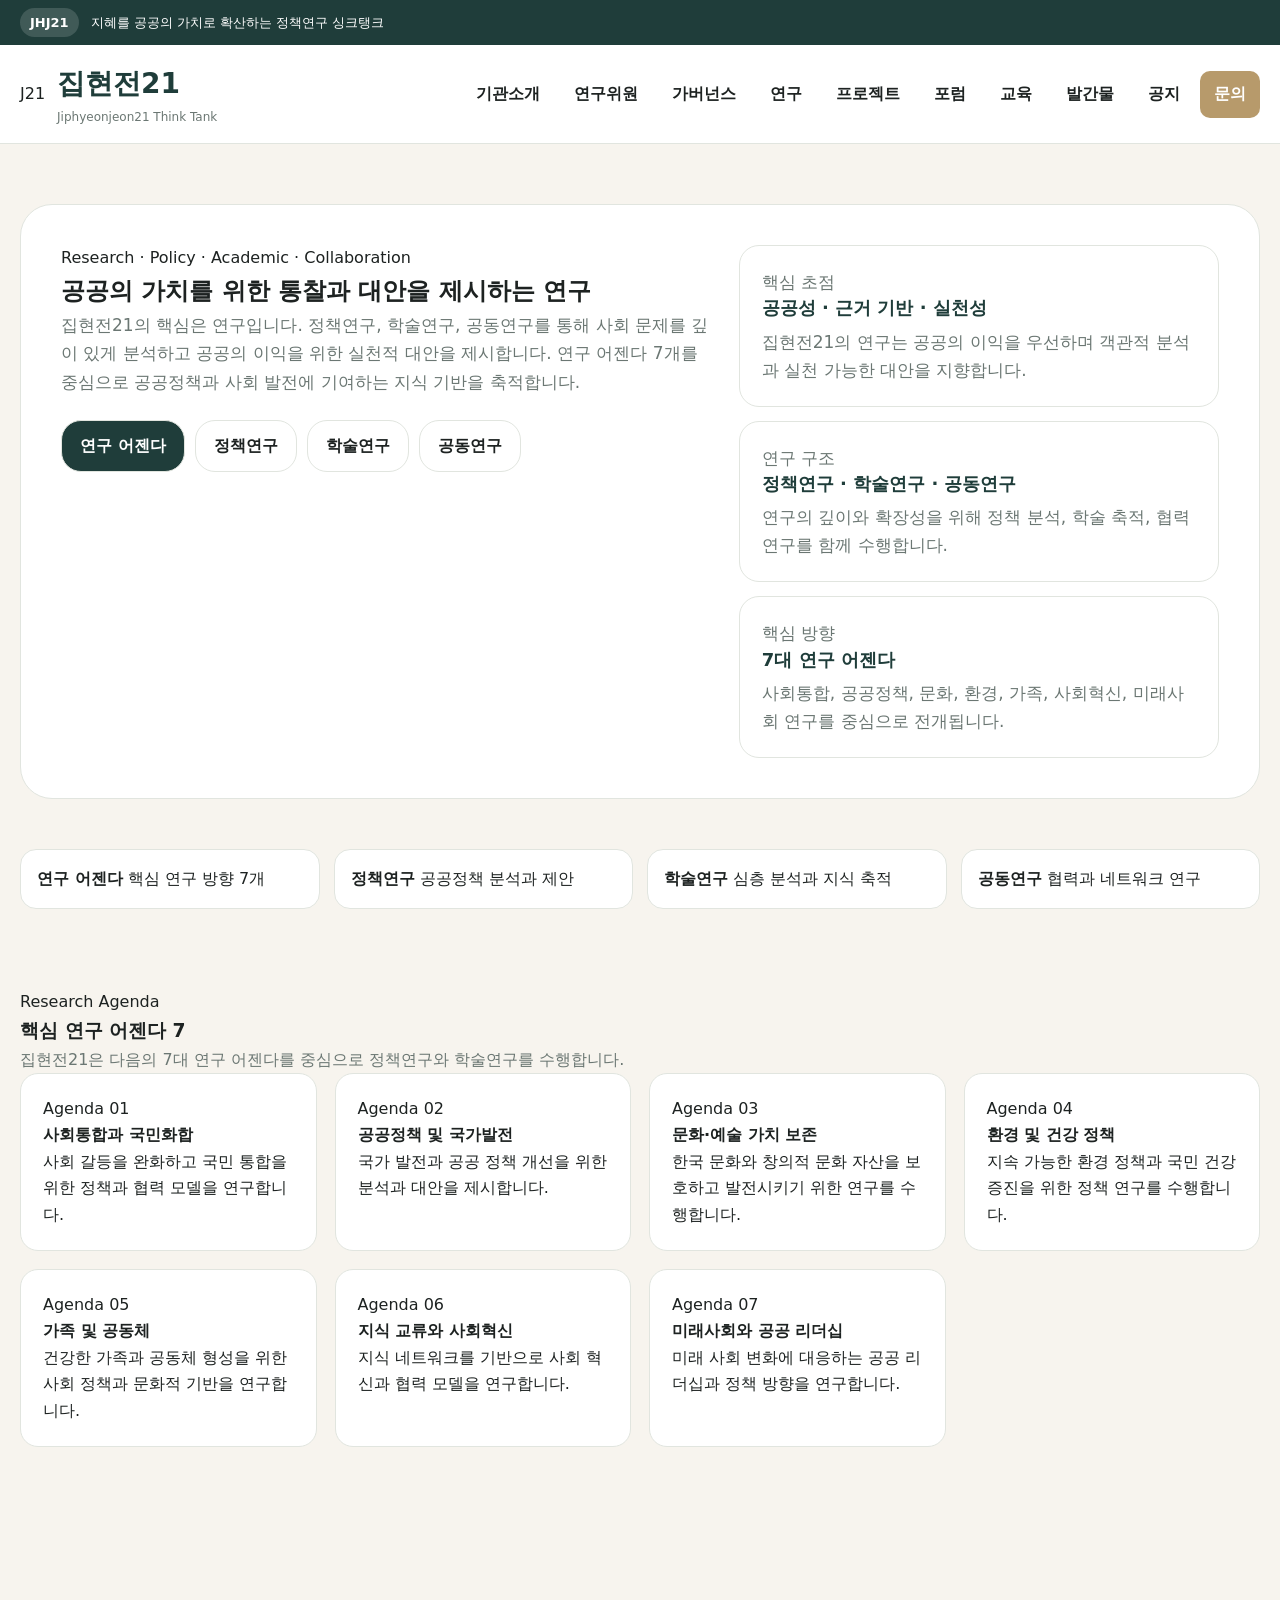
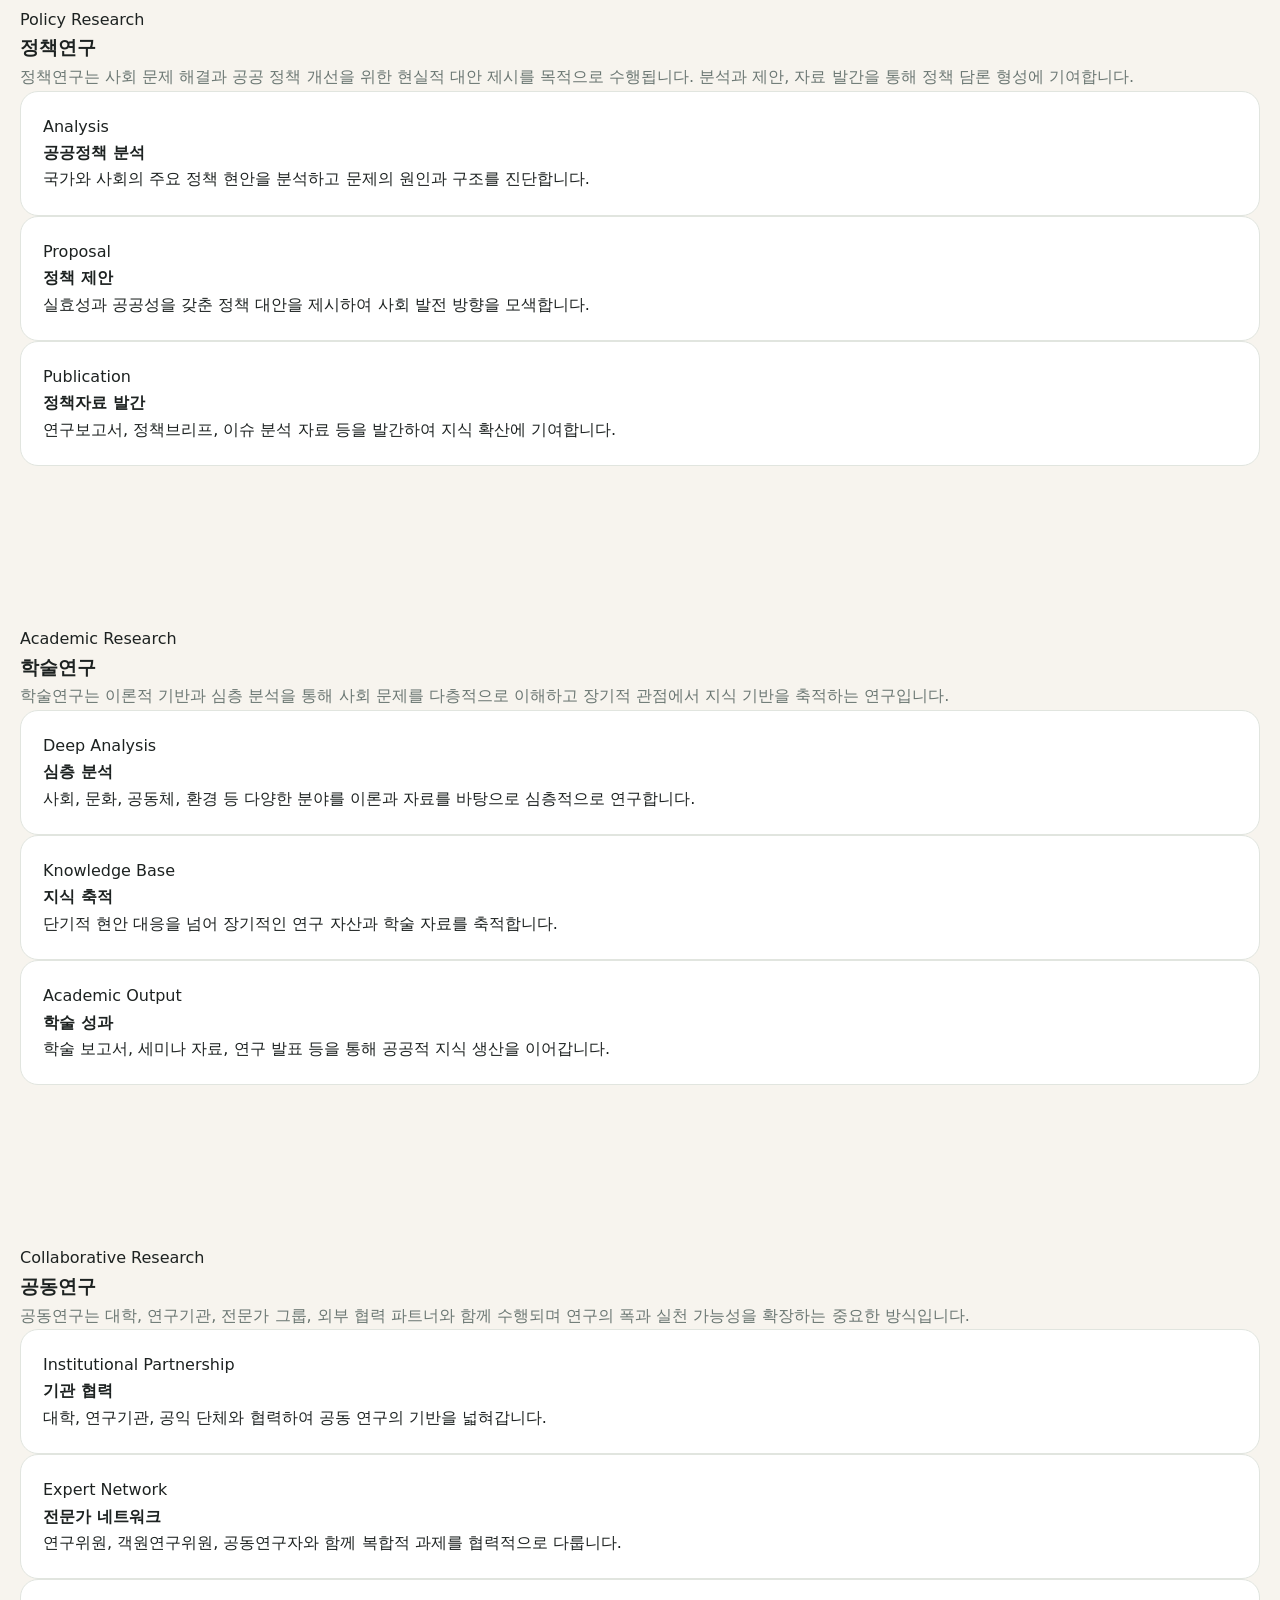
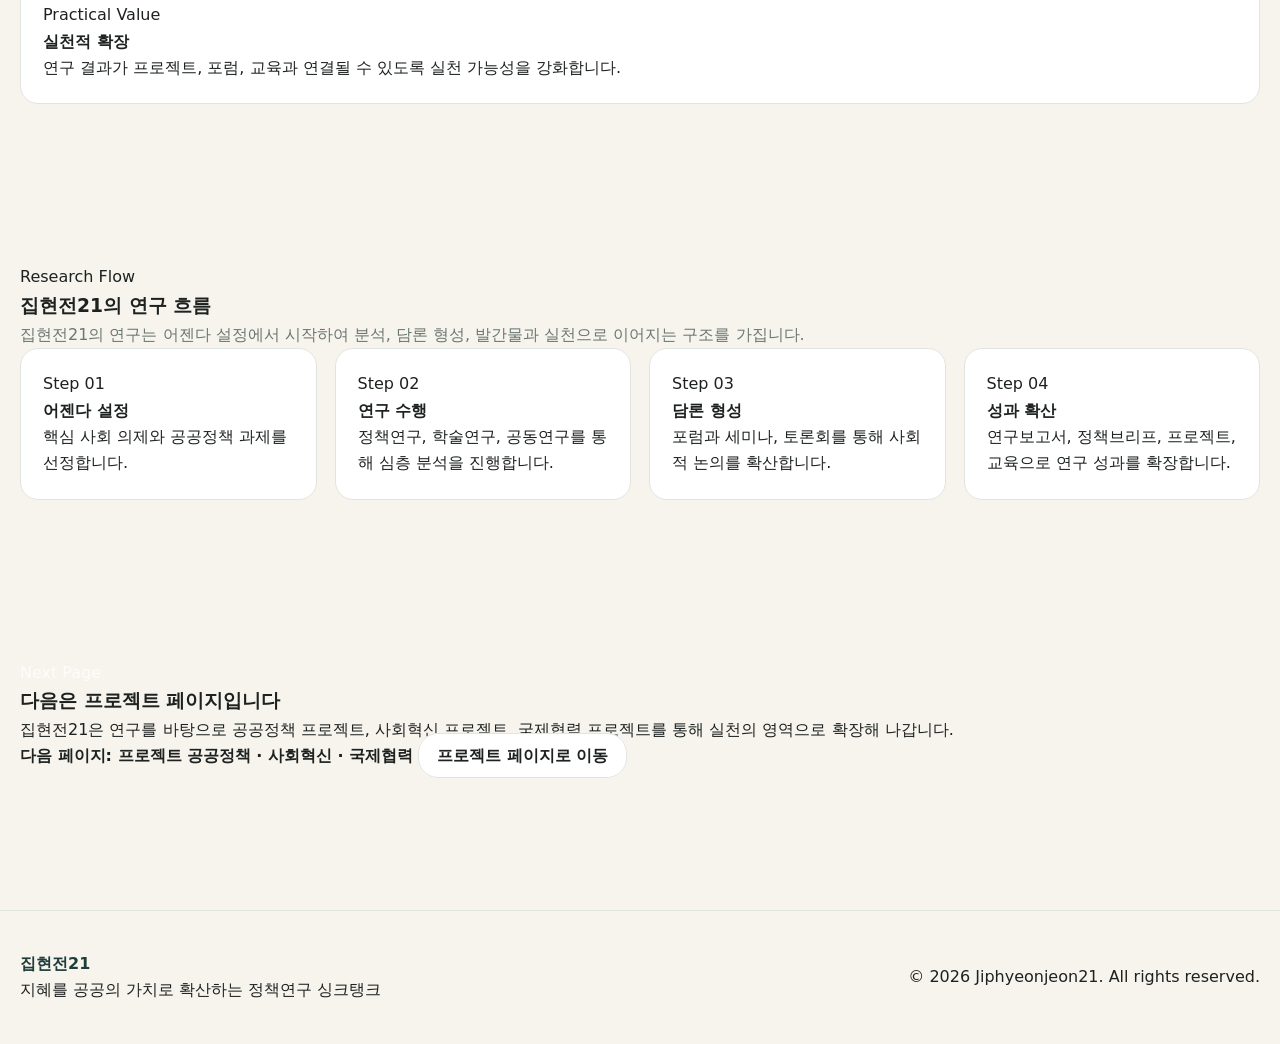
<file: research.html>
<!doctype html>
<html lang="ko">
<head>
  <meta charset="utf-8" />
  <meta name="viewport" content="width=device-width, initial-scale=1" />
  <title>연구 | 집현전21</title>
  <meta name="description" content="집현전21의 연구 어젠다, 정책연구, 학술연구, 공동연구를 소개합니다." />
  <meta name="theme-color" content="#1f3d3a" />
  <link rel="stylesheet" href="./assets/style.css" />
</head>
<body>
  <div class="topbar">
    <div class="container topbar__inner">
      <span class="topbar__badge">JHJ21</span>
      <span>지혜를 공공의 가치로 확산하는 정책연구 싱크탱크</span>
    </div>
  </div>

  <header class="site-header">
    <div class="container site-header__inner">
      <a href="index.html" class="brand" aria-label="집현전21 홈으로 이동">
        <div class="brand__mark">J21</div>
        <div>
          <h1 class="brand__title">집현전21</h1>
          <p class="brand__subtitle">Jiphyeonjeon21 Think Tank</p>
        </div>
      </a>

      <nav class="nav" aria-label="주요 메뉴">
        <a href="about.html">기관소개</a>
        <a href="fellows.html">연구위원</a>
        <a href="statutes.html">가버넌스</a>
        <a href="research.html">연구</a>
        <a href="project.html">프로젝트</a>
        <a href="forum.html">포럼</a>
        <a href="education.html">교육</a>
        <a href="publication.html">발간물</a>
        <a href="notice.html">공지</a>
        <a href="contact.html" class="nav__cta">문의</a>
      </nav>
    </div>
  </header>

  <main>
    <!-- PAGE HERO -->
    <section class="hero">
      <div class="container">
        <div class="hero__panel">
          <div class="hero__grid">
            <div>
              <div class="eyebrow">Research · Policy · Academic · Collaboration</div>
              <h2>
                공공의 가치를 위한 통찰과 대안을 제시하는
                <span>연구</span>
              </h2>
              <p>
                집현전21의 핵심은 연구입니다. 정책연구, 학술연구, 공동연구를 통해
                사회 문제를 깊이 있게 분석하고 공공의 이익을 위한 실천적 대안을 제시합니다.
                연구 어젠다 7개를 중심으로 공공정책과 사회 발전에 기여하는 지식 기반을 축적합니다.
              </p>
              <div class="hero__actions">
                <a class="btn btn--primary" href="#agenda">연구 어젠다</a>
                <a class="btn" href="#policy">정책연구</a>
                <a class="btn" href="#academic">학술연구</a>
                <a class="btn" href="#collab">공동연구</a>
              </div>
            </div>

            <div class="hero__aside">
              <article class="hero-card">
                <p class="hero-card__label">핵심 초점</p>
                <h3 class="hero-card__title">공공성 · 근거 기반 · 실천성</h3>
                <p class="hero-card__text">
                  집현전21의 연구는 공공의 이익을 우선하며 객관적 분석과 실천 가능한 대안을 지향합니다.
                </p>
              </article>

              <article class="hero-card">
                <p class="hero-card__label">연구 구조</p>
                <h3 class="hero-card__title">정책연구 · 학술연구 · 공동연구</h3>
                <p class="hero-card__text">
                  연구의 깊이와 확장성을 위해 정책 분석, 학술 축적, 협력 연구를 함께 수행합니다.
                </p>
              </article>

              <article class="hero-card">
                <p class="hero-card__label">핵심 방향</p>
                <h3 class="hero-card__title">7대 연구 어젠다</h3>
                <p class="hero-card__text">
                  사회통합, 공공정책, 문화, 환경, 가족, 사회혁신, 미래사회 연구를 중심으로 전개됩니다.
                </p>
              </article>
            </div>
          </div>
        </div>
      </div>
    </section>

    <!-- QUICK MAP -->
    <section class="quickmap">
      <div class="container">
        <div class="quickmap__grid" style="grid-template-columns: repeat(4, minmax(0, 1fr));">
          <a class="quickmap__item" href="#agenda">
            <strong>연구 어젠다</strong>
            <span>핵심 연구 방향 7개</span>
          </a>
          <a class="quickmap__item" href="#policy">
            <strong>정책연구</strong>
            <span>공공정책 분석과 제안</span>
          </a>
          <a class="quickmap__item" href="#academic">
            <strong>학술연구</strong>
            <span>심층 분석과 지식 축적</span>
          </a>
          <a class="quickmap__item" href="#collab">
            <strong>공동연구</strong>
            <span>협력과 네트워크 연구</span>
          </a>
        </div>
      </div>
    </section>

    <!-- AGENDA -->
    <section class="section section--green" id="agenda">
      <div class="container">
        <div class="section__head">
          <div>
            <span class="kicker">Research Agenda</span>
            <h3>핵심 연구 어젠다 7</h3>
            <p class="section__desc">
              집현전21은 다음의 7대 연구 어젠다를 중심으로 정책연구와 학술연구를 수행합니다.
            </p>
          </div>
        </div>

        <div class="grid-4">
          <article class="card">
            <p class="card__eyebrow">Agenda 01</p>
            <h4>사회통합과 국민화합</h4>
            <p>사회 갈등을 완화하고 국민 통합을 위한 정책과 협력 모델을 연구합니다.</p>
          </article>

          <article class="card">
            <p class="card__eyebrow">Agenda 02</p>
            <h4>공공정책 및 국가발전</h4>
            <p>국가 발전과 공공 정책 개선을 위한 분석과 대안을 제시합니다.</p>
          </article>

          <article class="card">
            <p class="card__eyebrow">Agenda 03</p>
            <h4>문화·예술 가치 보존</h4>
            <p>한국 문화와 창의적 문화 자산을 보호하고 발전시키기 위한 연구를 수행합니다.</p>
          </article>

          <article class="card">
            <p class="card__eyebrow">Agenda 04</p>
            <h4>환경 및 건강 정책</h4>
            <p>지속 가능한 환경 정책과 국민 건강 증진을 위한 정책 연구를 수행합니다.</p>
          </article>

          <article class="card">
            <p class="card__eyebrow">Agenda 05</p>
            <h4>가족 및 공동체</h4>
            <p>건강한 가족과 공동체 형성을 위한 사회 정책과 문화적 기반을 연구합니다.</p>
          </article>

          <article class="card">
            <p class="card__eyebrow">Agenda 06</p>
            <h4>지식 교류와 사회혁신</h4>
            <p>지식 네트워크를 기반으로 사회 혁신과 협력 모델을 연구합니다.</p>
          </article>

          <article class="card">
            <p class="card__eyebrow">Agenda 07</p>
            <h4>미래사회와 공공 리더십</h4>
            <p>미래 사회 변화에 대응하는 공공 리더십과 정책 방향을 연구합니다.</p>
          </article>
        </div>
      </div>
    </section>

    <!-- POLICY RESEARCH -->
    <section class="section" id="policy">
      <div class="container">
        <div class="section__head">
          <div>
            <span class="kicker">Policy Research</span>
            <h3>정책연구</h3>
            <p class="section__desc">
              정책연구는 사회 문제 해결과 공공 정책 개선을 위한 현실적 대안 제시를 목적으로 수행됩니다.
              분석과 제안, 자료 발간을 통해 정책 담론 형성에 기여합니다.
            </p>
          </div>
        </div>

        <div class="grid-3">
          <article class="card">
            <p class="card__eyebrow">Analysis</p>
            <h4>공공정책 분석</h4>
            <p>
              국가와 사회의 주요 정책 현안을 분석하고 문제의 원인과 구조를 진단합니다.
            </p>
          </article>

          <article class="card">
            <p class="card__eyebrow">Proposal</p>
            <h4>정책 제안</h4>
            <p>
              실효성과 공공성을 갖춘 정책 대안을 제시하여 사회 발전 방향을 모색합니다.
            </p>
          </article>

          <article class="card">
            <p class="card__eyebrow">Publication</p>
            <h4>정책자료 발간</h4>
            <p>
              연구보고서, 정책브리프, 이슈 분석 자료 등을 발간하여 지식 확산에 기여합니다.
            </p>
          </article>
        </div>
      </div>
    </section>

    <!-- ACADEMIC RESEARCH -->
    <section class="section section--green" id="academic">
      <div class="container">
        <div class="section__head">
          <div>
            <span class="kicker">Academic Research</span>
            <h3>학술연구</h3>
            <p class="section__desc">
              학술연구는 이론적 기반과 심층 분석을 통해 사회 문제를 다층적으로 이해하고
              장기적 관점에서 지식 기반을 축적하는 연구입니다.
            </p>
          </div>
        </div>

        <div class="grid-3">
          <article class="card">
            <p class="card__eyebrow">Deep Analysis</p>
            <h4>심층 분석</h4>
            <p>
              사회, 문화, 공동체, 환경 등 다양한 분야를 이론과 자료를 바탕으로 심층적으로 연구합니다.
            </p>
          </article>

          <article class="card">
            <p class="card__eyebrow">Knowledge Base</p>
            <h4>지식 축적</h4>
            <p>
              단기적 현안 대응을 넘어 장기적인 연구 자산과 학술 자료를 축적합니다.
            </p>
          </article>

          <article class="card">
            <p class="card__eyebrow">Academic Output</p>
            <h4>학술 성과</h4>
            <p>
              학술 보고서, 세미나 자료, 연구 발표 등을 통해 공공적 지식 생산을 이어갑니다.
            </p>
          </article>
        </div>
      </div>
    </section>

    <!-- COLLABORATIVE RESEARCH -->
    <section class="section" id="collab">
      <div class="container">
        <div class="section__head">
          <div>
            <span class="kicker">Collaborative Research</span>
            <h3>공동연구</h3>
            <p class="section__desc">
              공동연구는 대학, 연구기관, 전문가 그룹, 외부 협력 파트너와 함께 수행되며
              연구의 폭과 실천 가능성을 확장하는 중요한 방식입니다.
            </p>
          </div>
        </div>

        <div class="grid-3">
          <article class="card">
            <p class="card__eyebrow">Institutional Partnership</p>
            <h4>기관 협력</h4>
            <p>
              대학, 연구기관, 공익 단체와 협력하여 공동 연구의 기반을 넓혀갑니다.
            </p>
          </article>

          <article class="card">
            <p class="card__eyebrow">Expert Network</p>
            <h4>전문가 네트워크</h4>
            <p>
              연구위원, 객원연구위원, 공동연구자와 함께 복합적 과제를 협력적으로 다룹니다.
            </p>
          </article>

          <article class="card">
            <p class="card__eyebrow">Practical Value</p>
            <h4>실천적 확장</h4>
            <p>
              연구 결과가 프로젝트, 포럼, 교육과 연결될 수 있도록 실천 가능성을 강화합니다.
            </p>
          </article>
        </div>
      </div>
    </section>

    <!-- RESEARCH FLOW -->
    <section class="section section--green">
      <div class="container">
        <div class="section__head">
          <div>
            <span class="kicker">Research Flow</span>
            <h3>집현전21의 연구 흐름</h3>
            <p class="section__desc">
              집현전21의 연구는 어젠다 설정에서 시작하여 분석, 담론 형성, 발간물과 실천으로 이어지는 구조를 가집니다.
            </p>
          </div>
        </div>

        <div class="grid-4">
          <article class="card">
            <p class="card__eyebrow">Step 01</p>
            <h4>어젠다 설정</h4>
            <p>핵심 사회 의제와 공공정책 과제를 선정합니다.</p>
          </article>

          <article class="card">
            <p class="card__eyebrow">Step 02</p>
            <h4>연구 수행</h4>
            <p>정책연구, 학술연구, 공동연구를 통해 심층 분석을 진행합니다.</p>
          </article>

          <article class="card">
            <p class="card__eyebrow">Step 03</p>
            <h4>담론 형성</h4>
            <p>포럼과 세미나, 토론회를 통해 사회적 논의를 확산합니다.</p>
          </article>

          <article class="card">
            <p class="card__eyebrow">Step 04</p>
            <h4>성과 확산</h4>
            <p>연구보고서, 정책브리프, 프로젝트, 교육으로 연구 성과를 확장합니다.</p>
          </article>
        </div>
      </div>
    </section>

    <!-- NEXT -->
    <section class="section">
      <div class="container">
        <div class="contact-band">
          <div class="contact-band__grid">
            <div>
              <span class="kicker" style="color: rgba(255,255,255,0.72);">Next Page</span>
              <h3>다음은 프로젝트 페이지입니다</h3>
              <p>
                집현전21은 연구를 바탕으로 공공정책 프로젝트, 사회혁신 프로젝트,
                국제협력 프로젝트를 통해 실천의 영역으로 확장해 나갑니다.
              </p>
            </div>
            <div class="contact-meta">
              <strong>다음 페이지: 프로젝트</strong>
              <strong>공공정책 · 사회혁신 · 국제협력</strong>
              <a class="btn" href="project.html">프로젝트 페이지로 이동</a>
            </div>
          </div>
        </div>
      </div>
    </section>
  </main>

  <footer class="site-footer">
    <div class="container site-footer__inner">
      <div>
        <strong style="color: var(--primary);">집현전21</strong><br />
        지혜를 공공의 가치로 확산하는 정책연구 싱크탱크
      </div>
      <div>© 2026 Jiphyeonjeon21. All rights reserved.</div>
    </div>
  </footer>
</body>
</html>
</file>
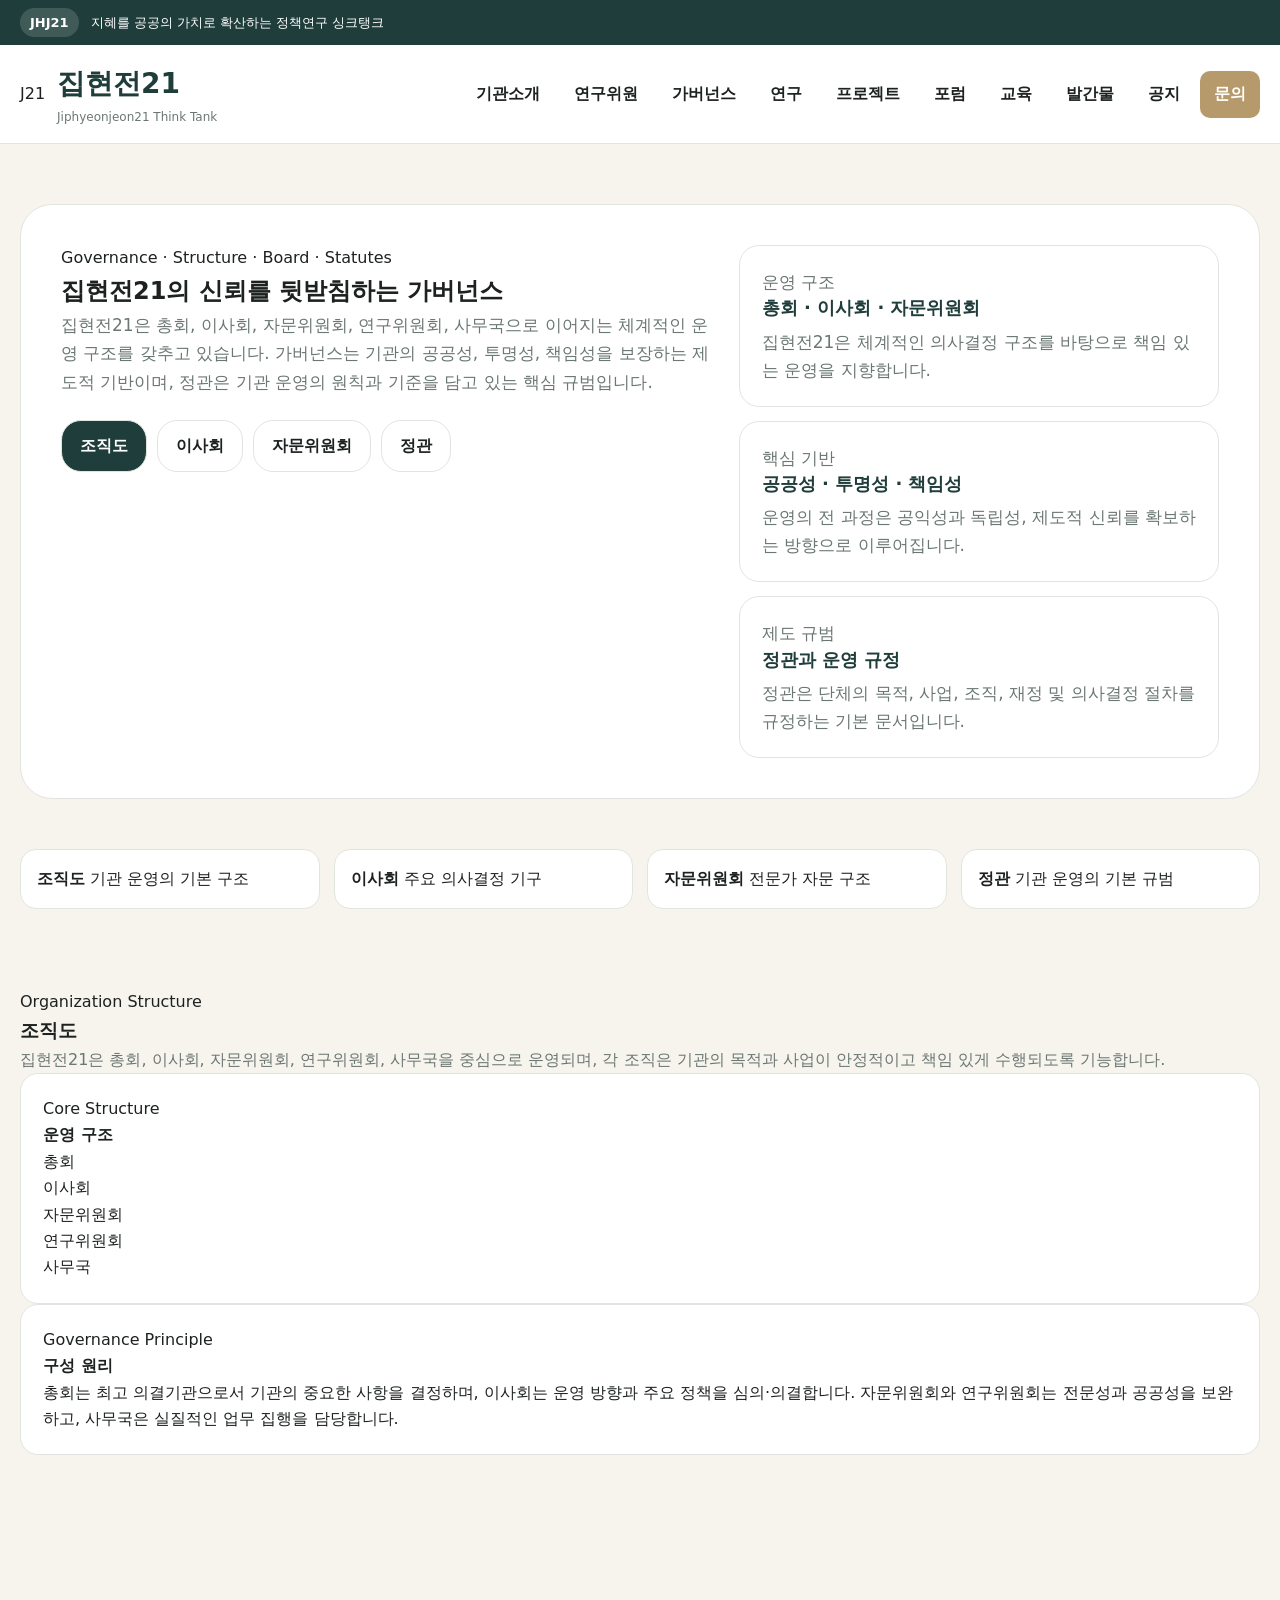
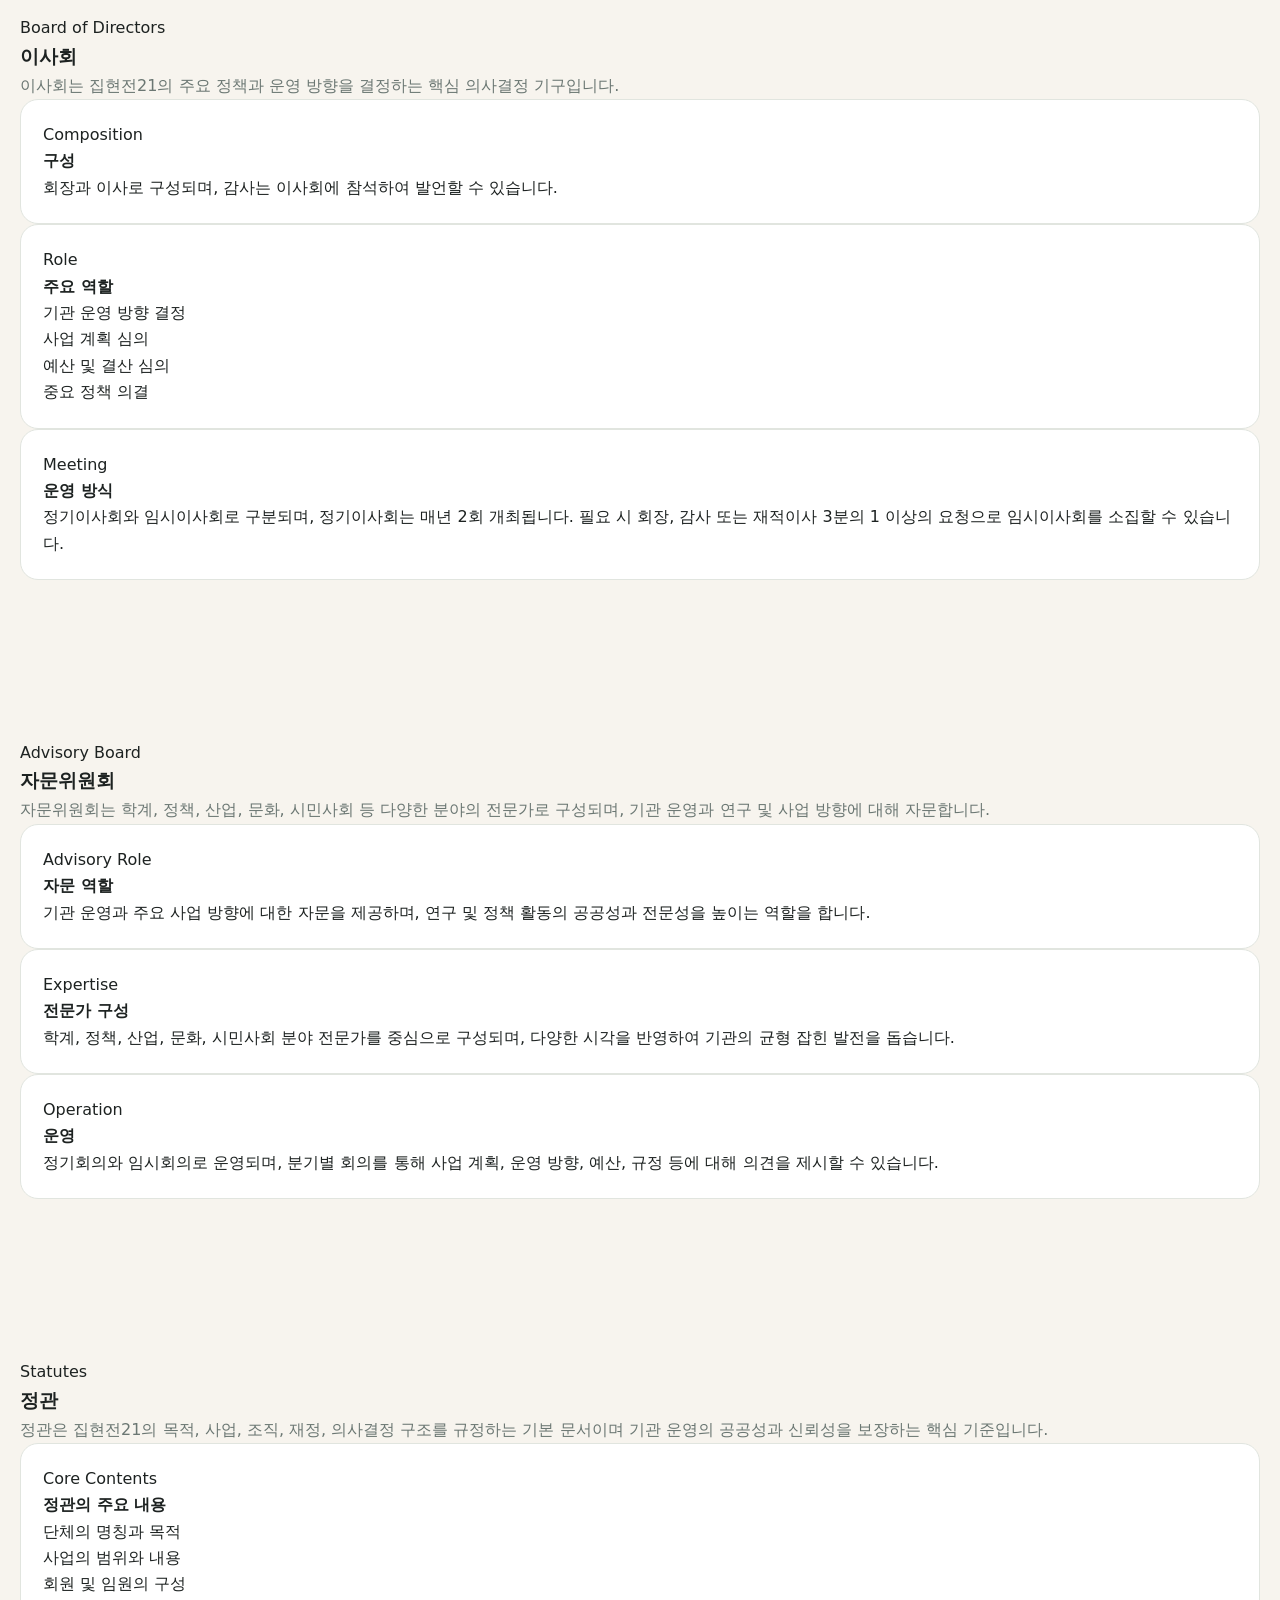
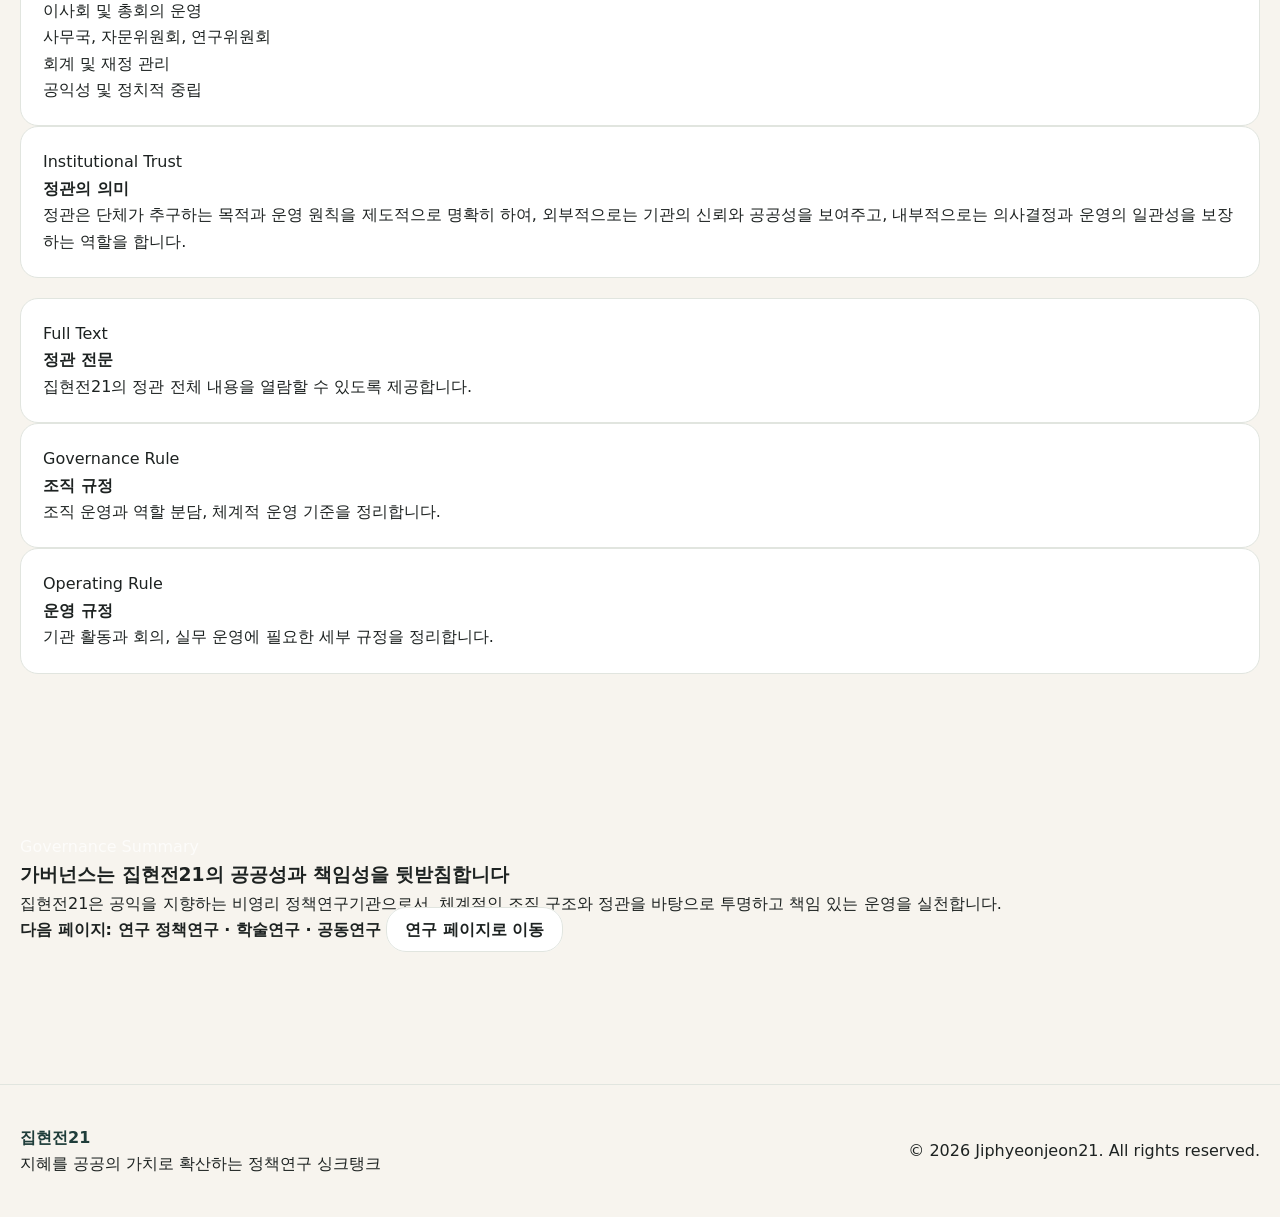
<file: statutes.html>
<!doctype html>
<html lang="ko">
<head>
  <meta charset="utf-8" />
  <meta name="viewport" content="width=device-width, initial-scale=1" />
  <title>가버넌스 | 집현전21</title>
  <meta name="description" content="집현전21의 조직도, 이사회, 자문위원회, 정관을 통해 기관의 운영 구조와 제도적 기반을 소개합니다." />
  <meta name="theme-color" content="#1f3d3a" />
  <link rel="stylesheet" href="./assets/style.css" />
</head>
<body>
  <div class="topbar">
    <div class="container topbar__inner">
      <span class="topbar__badge">JHJ21</span>
      <span>지혜를 공공의 가치로 확산하는 정책연구 싱크탱크</span>
    </div>
  </div>

  <header class="site-header">
    <div class="container site-header__inner">
      <a href="index.html" class="brand" aria-label="집현전21 홈으로 이동">
        <div class="brand__mark">J21</div>
        <div>
          <h1 class="brand__title">집현전21</h1>
          <p class="brand__subtitle">Jiphyeonjeon21 Think Tank</p>
        </div>
      </a>

      <nav class="nav" aria-label="주요 메뉴">
        <a href="about.html">기관소개</a>
        <a href="fellows.html">연구위원</a>
        <a href="statutes.html">가버넌스</a>
        <a href="research.html">연구</a>
        <a href="project.html">프로젝트</a>
        <a href="forum.html">포럼</a>
        <a href="education.html">교육</a>
        <a href="publication.html">발간물</a>
        <a href="notice.html">공지</a>
        <a href="contact.html" class="nav__cta">문의</a>
      </nav>
    </div>
  </header>

  <main>
    <!-- PAGE HERO -->
    <section class="hero">
      <div class="container">
        <div class="hero__panel">
          <div class="hero__grid">
            <div>
              <div class="eyebrow">Governance · Structure · Board · Statutes</div>
              <h2>
                집현전21의 신뢰를 뒷받침하는
                <span>가버넌스</span>
              </h2>
              <p>
                집현전21은 총회, 이사회, 자문위원회, 연구위원회, 사무국으로 이어지는 체계적인 운영 구조를 갖추고 있습니다.
                가버넌스는 기관의 공공성, 투명성, 책임성을 보장하는 제도적 기반이며,
                정관은 기관 운영의 원칙과 기준을 담고 있는 핵심 규범입니다.
              </p>
              <div class="hero__actions">
                <a class="btn btn--primary" href="#structure">조직도</a>
                <a class="btn" href="#board">이사회</a>
                <a class="btn" href="#advisory">자문위원회</a>
                <a class="btn" href="#statutes">정관</a>
              </div>
            </div>

            <div class="hero__aside">
              <article class="hero-card">
                <p class="hero-card__label">운영 구조</p>
                <h3 class="hero-card__title">총회 · 이사회 · 자문위원회</h3>
                <p class="hero-card__text">
                  집현전21은 체계적인 의사결정 구조를 바탕으로 책임 있는 운영을 지향합니다.
                </p>
              </article>

              <article class="hero-card">
                <p class="hero-card__label">핵심 기반</p>
                <h3 class="hero-card__title">공공성 · 투명성 · 책임성</h3>
                <p class="hero-card__text">
                  운영의 전 과정은 공익성과 독립성, 제도적 신뢰를 확보하는 방향으로 이루어집니다.
                </p>
              </article>

              <article class="hero-card">
                <p class="hero-card__label">제도 규범</p>
                <h3 class="hero-card__title">정관과 운영 규정</h3>
                <p class="hero-card__text">
                  정관은 단체의 목적, 사업, 조직, 재정 및 의사결정 절차를 규정하는 기본 문서입니다.
                </p>
              </article>
            </div>
          </div>
        </div>
      </div>
    </section>

    <!-- QUICK MAP -->
    <section class="quickmap">
      <div class="container">
        <div class="quickmap__grid" style="grid-template-columns: repeat(4, minmax(0, 1fr));">
          <a class="quickmap__item" href="#structure">
            <strong>조직도</strong>
            <span>기관 운영의 기본 구조</span>
          </a>
          <a class="quickmap__item" href="#board">
            <strong>이사회</strong>
            <span>주요 의사결정 기구</span>
          </a>
          <a class="quickmap__item" href="#advisory">
            <strong>자문위원회</strong>
            <span>전문가 자문 구조</span>
          </a>
          <a class="quickmap__item" href="#statutes">
            <strong>정관</strong>
            <span>기관 운영의 기본 규범</span>
          </a>
        </div>
      </div>
    </section>

    <!-- STRUCTURE -->
    <section class="section" id="structure">
      <div class="container">
        <div class="section__head">
          <div>
            <span class="kicker">Organization Structure</span>
            <h3>조직도</h3>
            <p class="section__desc">
              집현전21은 총회, 이사회, 자문위원회, 연구위원회, 사무국을 중심으로 운영되며,
              각 조직은 기관의 목적과 사업이 안정적이고 책임 있게 수행되도록 기능합니다.
            </p>
          </div>
        </div>

        <div class="grid-2">
          <article class="card">
            <p class="card__eyebrow">Core Structure</p>
            <h4>운영 구조</h4>
            <div class="list-block">
              <div class="list-line">총회</div>
              <div class="list-line">이사회</div>
              <div class="list-line">자문위원회</div>
              <div class="list-line">연구위원회</div>
              <div class="list-line">사무국</div>
            </div>
          </article>

          <article class="card">
            <p class="card__eyebrow">Governance Principle</p>
            <h4>구성 원리</h4>
            <p>
              총회는 최고 의결기관으로서 기관의 중요한 사항을 결정하며,
              이사회는 운영 방향과 주요 정책을 심의·의결합니다.
              자문위원회와 연구위원회는 전문성과 공공성을 보완하고,
              사무국은 실질적인 업무 집행을 담당합니다.
            </p>
          </article>
        </div>
      </div>
    </section>

    <!-- BOARD -->
    <section class="section section--green" id="board">
      <div class="container">
        <div class="section__head">
          <div>
            <span class="kicker">Board of Directors</span>
            <h3>이사회</h3>
            <p class="section__desc">
              이사회는 집현전21의 주요 정책과 운영 방향을 결정하는 핵심 의사결정 기구입니다.
            </p>
          </div>
        </div>

        <div class="grid-3">
          <article class="card">
            <p class="card__eyebrow">Composition</p>
            <h4>구성</h4>
            <p>
              회장과 이사로 구성되며, 감사는 이사회에 참석하여 발언할 수 있습니다.
            </p>
          </article>

          <article class="card">
            <p class="card__eyebrow">Role</p>
            <h4>주요 역할</h4>
            <div class="list-block">
              <div class="list-line">기관 운영 방향 결정</div>
              <div class="list-line">사업 계획 심의</div>
              <div class="list-line">예산 및 결산 심의</div>
              <div class="list-line">중요 정책 의결</div>
            </div>
          </article>

          <article class="card">
            <p class="card__eyebrow">Meeting</p>
            <h4>운영 방식</h4>
            <p>
              정기이사회와 임시이사회로 구분되며, 정기이사회는 매년 2회 개최됩니다.
              필요 시 회장, 감사 또는 재적이사 3분의 1 이상의 요청으로 임시이사회를 소집할 수 있습니다.
            </p>
          </article>
        </div>
      </div>
    </section>

    <!-- ADVISORY -->
    <section class="section" id="advisory">
      <div class="container">
        <div class="section__head">
          <div>
            <span class="kicker">Advisory Board</span>
            <h3>자문위원회</h3>
            <p class="section__desc">
              자문위원회는 학계, 정책, 산업, 문화, 시민사회 등 다양한 분야의 전문가로 구성되며,
              기관 운영과 연구 및 사업 방향에 대해 자문합니다.
            </p>
          </div>
        </div>

        <div class="grid-3">
          <article class="card">
            <p class="card__eyebrow">Advisory Role</p>
            <h4>자문 역할</h4>
            <p>
              기관 운영과 주요 사업 방향에 대한 자문을 제공하며,
              연구 및 정책 활동의 공공성과 전문성을 높이는 역할을 합니다.
            </p>
          </article>

          <article class="card">
            <p class="card__eyebrow">Expertise</p>
            <h4>전문가 구성</h4>
            <p>
              학계, 정책, 산업, 문화, 시민사회 분야 전문가를 중심으로 구성되며,
              다양한 시각을 반영하여 기관의 균형 잡힌 발전을 돕습니다.
            </p>
          </article>

          <article class="card">
            <p class="card__eyebrow">Operation</p>
            <h4>운영</h4>
            <p>
              정기회의와 임시회의로 운영되며, 분기별 회의를 통해
              사업 계획, 운영 방향, 예산, 규정 등에 대해 의견을 제시할 수 있습니다.
            </p>
          </article>
        </div>
      </div>
    </section>

    <!-- STATUTES -->
    <section class="section section--green" id="statutes">
      <div class="container">
        <div class="section__head">
          <div>
            <span class="kicker">Statutes</span>
            <h3>정관</h3>
            <p class="section__desc">
              정관은 집현전21의 목적, 사업, 조직, 재정, 의사결정 구조를 규정하는 기본 문서이며
              기관 운영의 공공성과 신뢰성을 보장하는 핵심 기준입니다.
            </p>
          </div>
        </div>

        <div class="grid-2">
          <article class="card">
            <p class="card__eyebrow">Core Contents</p>
            <h4>정관의 주요 내용</h4>
            <div class="list-block">
              <div class="list-line">단체의 명칭과 목적</div>
              <div class="list-line">사업의 범위와 내용</div>
              <div class="list-line">회원 및 임원의 구성</div>
              <div class="list-line">이사회 및 총회의 운영</div>
              <div class="list-line">사무국, 자문위원회, 연구위원회</div>
              <div class="list-line">회계 및 재정 관리</div>
              <div class="list-line">공익성 및 정치적 중립</div>
            </div>
          </article>

          <article class="card">
            <p class="card__eyebrow">Institutional Trust</p>
            <h4>정관의 의미</h4>
            <p>
              정관은 단체가 추구하는 목적과 운영 원칙을 제도적으로 명확히 하여,
              외부적으로는 기관의 신뢰와 공공성을 보여주고,
              내부적으로는 의사결정과 운영의 일관성을 보장하는 역할을 합니다.
            </p>
          </article>
        </div>

        <div style="height:20px;"></div>

        <div class="grid-3">
          <article class="card">
            <p class="card__eyebrow">Full Text</p>
            <h4>정관 전문</h4>
            <p>집현전21의 정관 전체 내용을 열람할 수 있도록 제공합니다.</p>
          </article>

          <article class="card">
            <p class="card__eyebrow">Governance Rule</p>
            <h4>조직 규정</h4>
            <p>조직 운영과 역할 분담, 체계적 운영 기준을 정리합니다.</p>
          </article>

          <article class="card">
            <p class="card__eyebrow">Operating Rule</p>
            <h4>운영 규정</h4>
            <p>기관 활동과 회의, 실무 운영에 필요한 세부 규정을 정리합니다.</p>
          </article>
        </div>
      </div>
    </section>

    <!-- GOVERNANCE SUMMARY -->
    <section class="section">
      <div class="container">
        <div class="contact-band">
          <div class="contact-band__grid">
            <div>
              <span class="kicker" style="color: rgba(255,255,255,0.72);">Governance Summary</span>
              <h3>가버넌스는 집현전21의 공공성과 책임성을 뒷받침합니다</h3>
              <p>
                집현전21은 공익을 지향하는 비영리 정책연구기관으로서,
                체계적인 조직 구조와 정관을 바탕으로 투명하고 책임 있는 운영을 실천합니다.
              </p>
            </div>
            <div class="contact-meta">
              <strong>다음 페이지: 연구</strong>
              <strong>정책연구 · 학술연구 · 공동연구</strong>
              <a class="btn" href="research.html">연구 페이지로 이동</a>
            </div>
          </div>
        </div>
      </div>
    </section>
  </main>

  <footer class="site-footer">
    <div class="container site-footer__inner">
      <div>
        <strong style="color: var(--primary);">집현전21</strong><br />
        지혜를 공공의 가치로 확산하는 정책연구 싱크탱크
      </div>
      <div>© 2026 Jiphyeonjeon21. All rights reserved.</div>
    </div>
  </footer>
</body>
</html>
</file>
<file: assets/style.css>
:root{

--primary:#1f3d3a;
--accent:#b79a6b;
--bg:#f7f4ee;
--surface:#ffffff;
--text:#1d2221;
--muted:#6b7773;
--line:#e1e5df;

--radius-lg:22px;
--radius-md:16px;

--max-width:1240px;

}

/* 기본 설정 */

*{
box-sizing:border-box;
margin:0;
padding:0;
}

body{

font-family:
Pretendard,
"Noto Sans KR",
system-ui,
sans-serif;

background:var(--bg);
color:var(--text);

line-height:1.65;

}

a{
text-decoration:none;
color:inherit;
}

img{
max-width:100%;
display:block;
}

/* 컨테이너 */

.container{

width:min(100% - 40px,var(--max-width));
margin:auto;

}

/* =========================
TOP BAR
========================= */

.topbar{

background:var(--primary);
color:#fff;
font-size:13px;

}

.topbar__inner{

display:flex;
align-items:center;
gap:12px;

padding:8px 0;

}

.topbar__badge{

background:rgba(255,255,255,0.15);
padding:4px 10px;
border-radius:30px;
font-weight:700;

}

/* =========================
HEADER
========================= */

.site-header{

background:#fff;
border-bottom:1px solid var(--line);

position:sticky;
top:0;
z-index:100;

}

.site-header__inner{

display:flex;
align-items:center;
justify-content:space-between;

padding:16px 0;

}

/* 로고 */

.brand{

display:flex;
align-items:center;
gap:12px;

}

.brand__logo{

width:46px;

}

.brand__title{

font-size:28px;
font-weight:700;
color:var(--primary);

}

.brand__subtitle{

font-size:12px;
color:var(--muted);

}

/* 메뉴 */

.nav{

display:flex;
gap:6px;
align-items:center;

}

.nav a{

padding:10px 14px;
border-radius:10px;
font-weight:600;

}

.nav a:hover{

background:#f3f3f3;

}

/* 문의 버튼 */

.nav__cta{

background:var(--accent);
color:#fff !important;

}

/* 햄버거 메뉴 */

.nav-toggle{

display:none;

border:1px solid var(--line);
background:#fff;

width:44px;
height:44px;

border-radius:10px;

}

/* =========================
HERO SECTION
========================= */

.hero{

padding:60px 0 30px;

}

.hero__panel{

background:#fff;
border-radius:32px;
border:1px solid var(--line);

padding:40px;

}

/* 핵심 구조 */

.hero__grid{

display:grid;

grid-template-columns:1.15fr 0.85fr;

gap:28px;

align-items:start;

}

/* 왼쪽 */

.hero h1{

font-size:48px;
line-height:1.15;

color:var(--primary);

margin-bottom:20px;

}

.hero p{

color:var(--muted);
font-size:17px;

}

/* 버튼 */

.hero__actions{

margin-top:24px;
display:flex;
gap:10px;

}

.btn{

padding:12px 18px;
border-radius:20px;
border:1px solid var(--line);
background:#fff;
font-weight:600;

}

.btn--primary{

background:var(--primary);
color:#fff;

}

/* 오른쪽 카드 */

.hero__aside{

display:grid;
gap:14px;

}

/* 카드 */

.hero-card{

background:#fff;
border-radius:20px;

padding:22px;

border:1px solid var(--line);

}

/* 카드 제목 */

.hero-card__title{

font-size:18px;
font-weight:700;
line-height:1.3;

color:var(--primary);

}

/* 카드 설명 */

.hero-card__text{

margin-top:8px;
font-size:15px;
color:var(--muted);

}

/* =========================
QUICK MENU
========================= */

.quickmap{

margin-top:20px;

}

.quickmap__grid{

display:grid;

grid-template-columns:repeat(6,1fr);

gap:14px;

}

.quickmap__item{

background:#fff;
border-radius:16px;
padding:16px;

border:1px solid var(--line);

}

/* =========================
SECTION
========================= */

.section{

padding:80px 0;

}

.section h2{

font-size:34px;
color:var(--primary);
margin-bottom:12px;

}

.section__desc{

color:var(--muted);

}

/* 카드 그리드 */

.grid-4{

display:grid;

grid-template-columns:repeat(4,1fr);

gap:18px;

}

.card{

background:#fff;
border-radius:18px;

padding:22px;

border:1px solid var(--line);

}

/* =========================
FOOTER
========================= */

.site-footer{

border-top:1px solid var(--line);

padding:40px 0;
margin-top:60px;

}

.site-footer__inner{

display:flex;
justify-content:space-between;
align-items:center;

gap:20px;
flex-wrap:wrap;

}

.footer-title{

font-weight:700;
color:var(--primary);

}

/* =========================
모바일 최적화
========================= */

@media(max-width:1000px){

.hero__grid{

grid-template-columns:1fr;

}

.quickmap__grid{

grid-template-columns:repeat(3,1fr);

}

.grid-4{

grid-template-columns:repeat(2,1fr);

}

}

/* =========================
모바일 메뉴
========================= */

@media(max-width:860px){

.nav-toggle{

display:block;

}

.nav{

display:none;

position:absolute;

top:80px;
left:20px;
right:20px;

flex-direction:column;

background:#fff;

padding:16px;

border-radius:16px;

border:1px solid var(--line);

}

.nav.is-open{

display:flex;

}

.quickmap__grid{

grid-template-columns:1fr;

}

.hero h1{

font-size:36px;

}

}
</file>
